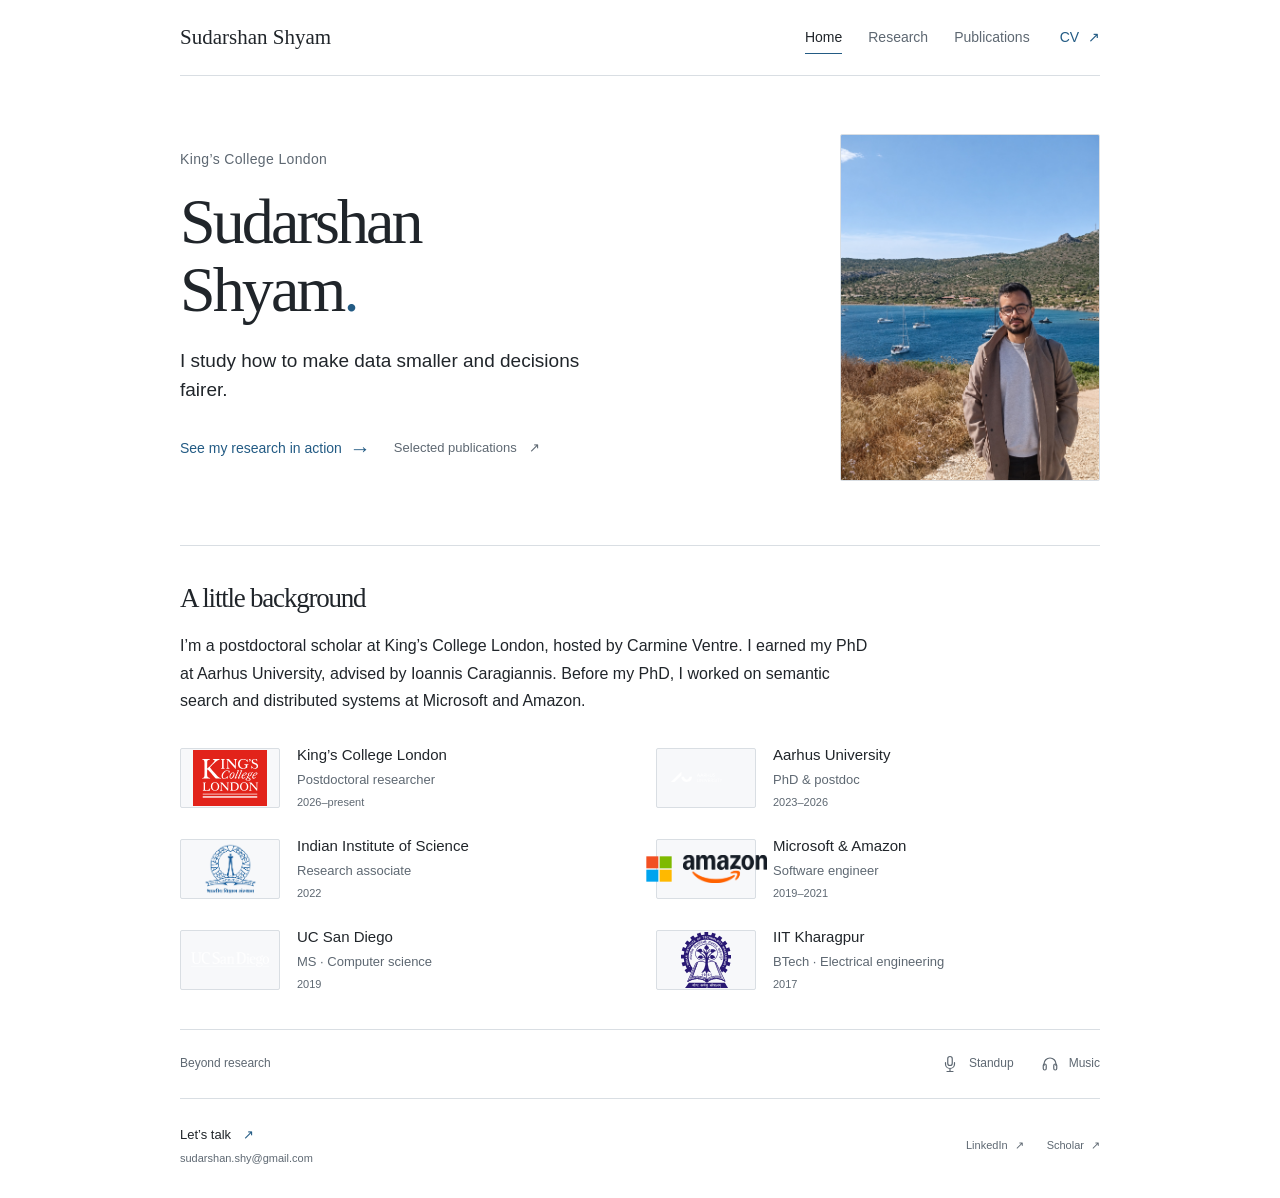
<file: index.html>
<!doctype html>
<html lang="en">
<head>
  <meta charset="utf-8">
  <meta name="viewport" content="width=device-width, initial-scale=1">
  <meta name="theme-color" content="#ffffff">
  <meta name="description" content="I study how to make data smaller and decisions fairer. Computer scientist at King’s College London.">
  <meta name="google-site-verification" content="7zvO_mATLBot3bRuuDJ961pCV1Da5yrDtKslhiFsaOg">
  <meta property="og:type" content="website">
  <meta property="og:title" content="Sudarshan Shyam — Coresets, game theory &amp; fairness">
  <meta property="og:description" content="I study how to make data smaller and decisions fairer. Computer scientist at King’s College London.">
  <meta property="og:url" content="https://sudarshanshy.github.io/">
  <meta property="og:image" content="https://sudarshanshy.github.io/sudarshan-shyam.jpeg">
  <meta property="og:image:alt" content="Sudarshan Shyam by the sea">
  <link rel="canonical" href="https://sudarshanshy.github.io/">
  <title>Sudarshan Shyam — Coresets, game theory &amp; fairness</title>
  <link rel="icon" href="favicon.svg" type="image/svg+xml">
  <link rel="stylesheet" href="styles.css?v=academic-20261118-1">
  <script type="module" src="site.mjs?v=academic-20261118-1"></script>
  
</head>
<body class="home-page" data-page="home">
  <a class="skip-link" href="#main">Skip to content</a>
  <header class="site-header shell">
  <a class="brand" href="index.html" aria-label="Sudarshan Shyam — home">Sudarshan Shyam<span aria-hidden="true"></span></a>
  <nav aria-label="Main navigation"><a href="index.html" aria-current="page">Home</a><a href="research.html">Research</a><a href="publications.html">Publications</a></nav>
  <a class="nav-cv" href="sudarshan-shyam-cv.pdf">CV <span aria-hidden="true">↗</span></a>
</header>
  <main id="main">
    <section id="top" class="hero shell" aria-labelledby="name">
      <div class="introduction">
        <p class="affiliation"><span aria-hidden="true"></span>King’s College London</p>
        <h1 id="name"><span>Sudarshan</span><span>Shyam<span class="name-dot" aria-hidden="true">.</span></span></h1>
        <p class="one-line">I study how to make data smaller and decisions fairer.</p>
        <div class="hero-actions"><a class="primary-link" href="research.html#compression">See my research in action <span aria-hidden="true">→</span></a><a class="text-link" href="publications.html">Selected publications <span aria-hidden="true">↗</span></a></div>
      </div>
      <figure class="portrait"><img src="sudarshan-shyam-hires.jpg" alt="Sudarshan by the sea, with sailboats and hills in the background" width="1086" height="1448" fetchpriority="high" decoding="async"></figure>
    </section>
    <section id="about" class="background-section shell" aria-labelledby="about-heading">
      <div class="section-heading"><h2 id="about-heading">A little background</h2></div>
      <p class="short-bio">I’m a postdoctoral scholar at King’s College London, hosted by <a href="https://www.kcl.ac.uk/people/carmine-ventre">Carmine Ventre</a>. I earned my PhD at Aarhus University, advised by <a href="https://cs.au.dk/~iannis/index.html">Ioannis Caragiannis</a>. Before my PhD, I worked on semantic search and distributed systems at Microsoft and Amazon.</p>
      <ul class="background-grid" aria-label="Experience and education">
  <li class="background-item"><span class="background-logo logo-light" aria-hidden="true"><img class="logo-kcl" src="logo-kcl.svg" alt="" loading="lazy" decoding="async"></span><div><h3>King’s College London</h3><p>Postdoctoral researcher</p><small>2026–present</small></div></li>
  <li class="background-item"><span class="background-logo logo-dark" aria-hidden="true"><img class="logo-aarhus" src="logo-aarhus.svg" alt="" loading="lazy" decoding="async"></span><div><h3>Aarhus University</h3><p>PhD &amp; postdoc</p><small>2023–2026</small></div></li>
  <li class="background-item"><span class="background-logo logo-light" aria-hidden="true"><img class="logo-iisc" src="logo-iisc.png" alt="" loading="lazy" decoding="async"></span><div><h3>Indian Institute of Science</h3><p>Research associate</p><small>2022</small></div></li>
  <li class="background-item"><span class="background-logo logo-light company-logos" aria-hidden="true"><img class="logo-microsoft" src="logo-microsoft.svg" alt="" loading="lazy" decoding="async"><img class="logo-amazon" src="logo-amazon.png" alt="" loading="lazy" decoding="async"></span><div><h3>Microsoft &amp; Amazon</h3><p>Software engineer</p><small>2019–2021</small></div></li>
  <li class="background-item"><span class="background-logo logo-dark" aria-hidden="true"><img class="logo-ucsd" src="logo-uc-san-diego.png" alt="" loading="lazy" decoding="async"></span><div><h3>UC San Diego</h3><p>MS · Computer science</p><small>2019</small></div></li>
  <li class="background-item"><span class="background-logo logo-light" aria-hidden="true"><img class="logo-seal" src="logo-iit-kharagpur.svg" alt="" loading="lazy" decoding="async"></span><div><h3>IIT Kharagpur</h3><p>BTech · Electrical engineering</p><small>2017</small></div></li>
</ul>
      <div id="beyond" class="off-hours"><p>Beyond research</p><span><svg viewBox="0 0 24 24" aria-hidden="true" focusable="false"><rect x="9" y="2" width="6" height="12" rx="3"/><path d="M6 10v2a6 6 0 0 0 12 0v-2M12 18v4m-4 0h8"/></svg> Standup</span><span><svg viewBox="0 0 24 24" aria-hidden="true" focusable="false"><path d="M4 14v-2a8 8 0 0 1 16 0v2"/><rect x="3" y="12" width="4" height="8" rx="2"/><rect x="17" y="12" width="4" height="8" rx="2"/></svg> Music</span></div>
    </section>
  </main>
  <footer id="contact" class="site-footer shell">
  <a class="footer-email" href="mailto:sudarshan.shy@gmail.com">Let’s talk <span aria-hidden="true">↗</span><span>sudarshan.shy@gmail.com</span></a>
  <div class="footer-links"><a href="https://www.linkedin.com/in/sudarshanshyam/">LinkedIn <span aria-hidden="true">↗</span></a><a href="https://scholar.google.com/citations?user=9NmU2NAAAAAJ&amp;hl=en">Scholar <span aria-hidden="true">↗</span></a></div>
</footer>
</body>
</html>
</file>
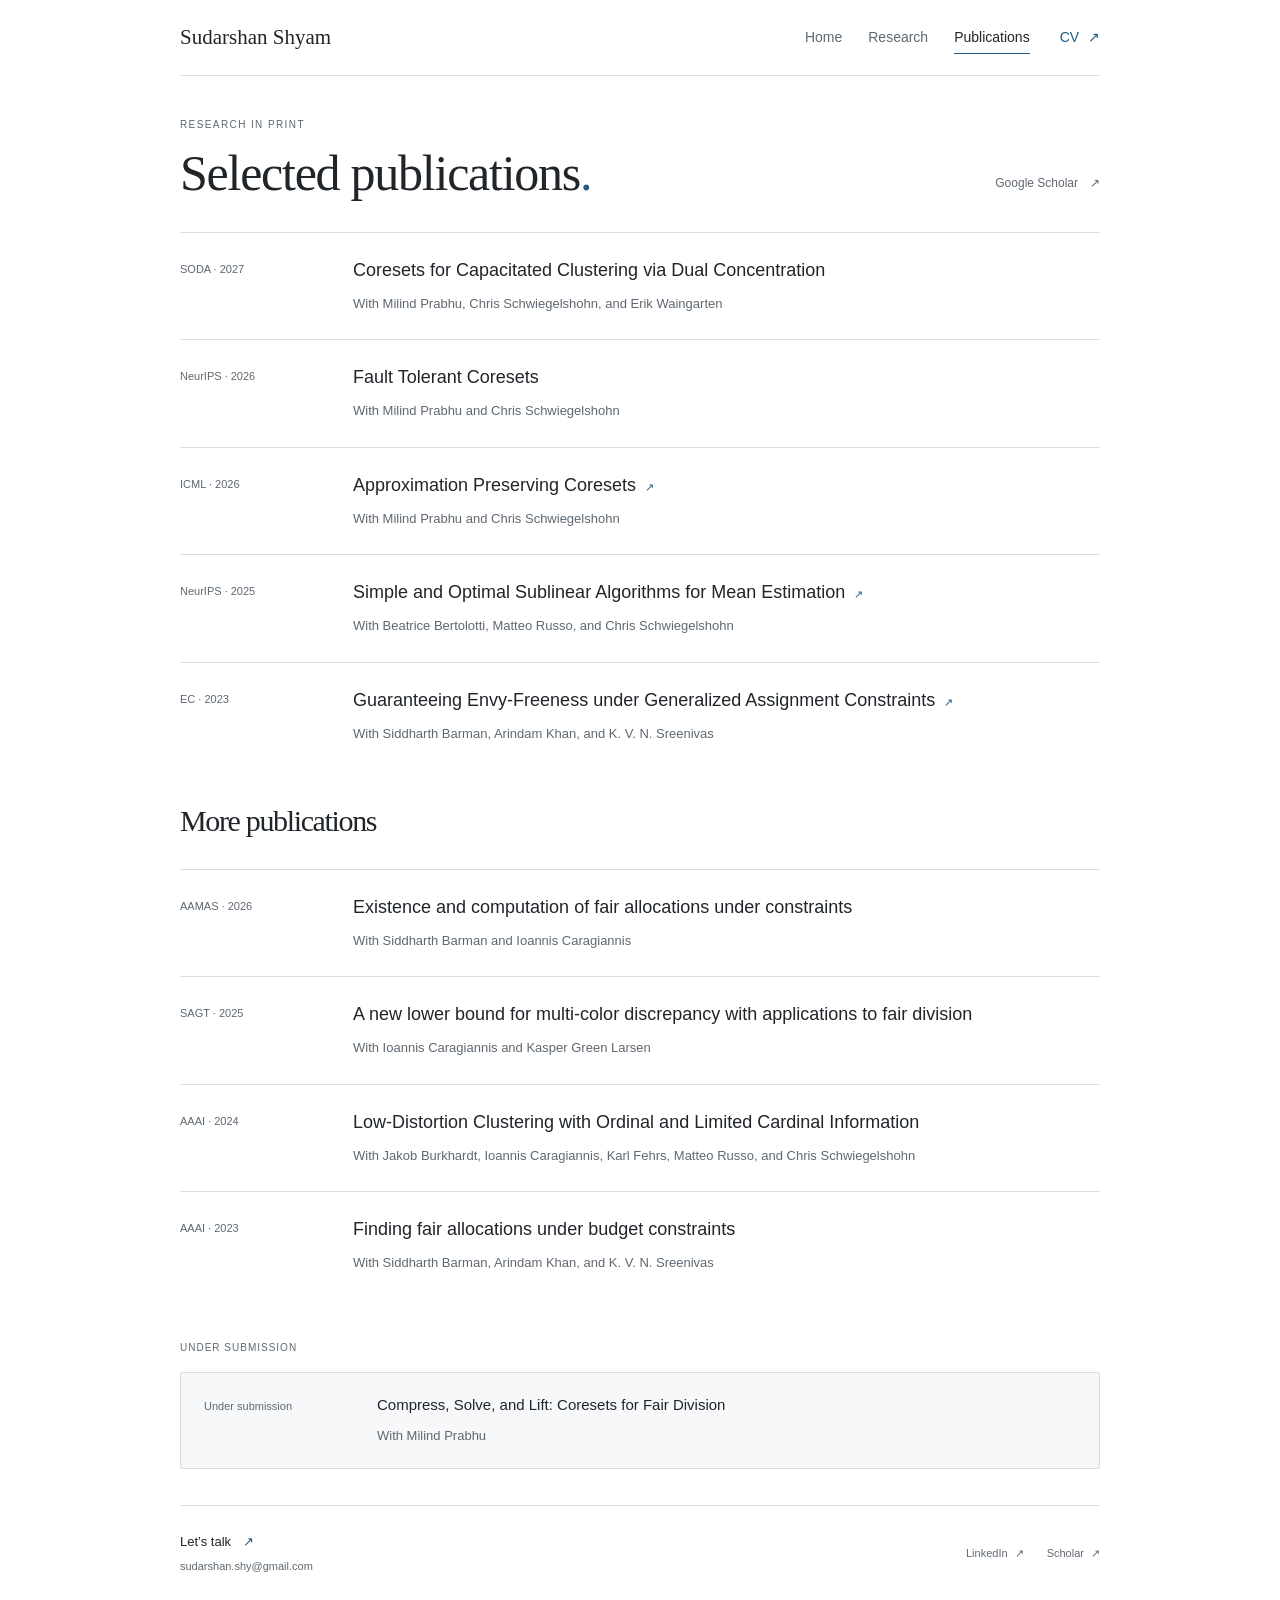
<file: publications.html>
<!doctype html>
<html lang="en">
<head>
  <meta charset="utf-8">
  <meta name="viewport" content="width=device-width, initial-scale=1">
  <meta name="theme-color" content="#ffffff">
  <meta name="description" content="Selected publications in coresets, machine learning, game theory, and fair division.">
  
  <meta property="og:type" content="website">
  <meta property="og:title" content="Publications — Sudarshan Shyam">
  <meta property="og:description" content="Selected publications in coresets, machine learning, game theory, and fair division.">
  <meta property="og:url" content="https://sudarshanshy.github.io/publications.html">
  <meta property="og:image" content="https://sudarshanshy.github.io/sudarshan-shyam.jpeg">
  <meta property="og:image:alt" content="Sudarshan Shyam by the sea">
  <link rel="canonical" href="https://sudarshanshy.github.io/publications.html">
  <title>Publications — Sudarshan Shyam</title>
  <link rel="icon" href="favicon.svg" type="image/svg+xml">
  <link rel="stylesheet" href="styles.css?v=academic-20261118-1">
  <script type="module" src="site.mjs?v=academic-20261118-1"></script>
  
</head>
<body class="publications-page" data-page="publications">
  <a class="skip-link" href="#main">Skip to content</a>
  <header class="site-header shell">
  <a class="brand" href="index.html" aria-label="Sudarshan Shyam — home">Sudarshan Shyam<span aria-hidden="true"></span></a>
  <nav aria-label="Main navigation"><a href="index.html">Home</a><a href="research.html">Research</a><a href="publications.html" aria-current="page">Publications</a></nav>
  <a class="nav-cv" href="sudarshan-shyam-cv.pdf">CV <span aria-hidden="true">↗</span></a>
</header>
  <main id="main" class="shell page-main">
    <div class="publication-intro"><div><p class="eyebrow">Research in print</p><h1>Selected publications<span class="name-dot" aria-hidden="true">.</span></h1></div><a class="text-link" href="https://scholar.google.com/citations?user=9NmU2NAAAAAJ&amp;hl=en">Google Scholar <span aria-hidden="true">↗</span></a></div>
    <div class="selected-publications">
        <article class="paper">
          <p class="venue"><span>SODA · 2027</span></p>
          <div><h2>Coresets for Capacitated Clustering via Dual Concentration</h2><p>With Milind Prabhu, Chris Schwiegelshohn, and Erik Waingarten</p></div>
        </article>
        <article class="paper">
          <p class="venue"><span>NeurIPS · 2026</span></p>
          <div><h2>Fault Tolerant Coresets</h2><p>With Milind Prabhu and Chris Schwiegelshohn</p></div>
        </article>
        <article class="paper">
          <p class="venue">ICML · 2026</p>
          <div><h2><a href="https://arxiv.org/abs/2606.17316">Approximation Preserving Coresets <span aria-hidden="true">↗</span></a></h2><p>With Milind Prabhu and Chris Schwiegelshohn</p></div>
        </article>
        <article class="paper">
          <p class="venue">NeurIPS · 2025</p>
          <div><h2><a href="https://papers.nips.cc/paper_files/paper/2025/hash/bc5d08497a00b419cfee286c8fe812bb-Abstract-Conference.html">Simple and Optimal Sublinear Algorithms for Mean Estimation <span aria-hidden="true">↗</span></a></h2><p>With Beatrice Bertolotti, Matteo Russo, and Chris Schwiegelshohn</p></div>
        </article>
        <article class="paper">
          <p class="venue">EC · 2023</p>
          <div><h2><a href="https://arxiv.org/abs/2305.01339">Guaranteeing Envy-Freeness under Generalized Assignment Constraints <span aria-hidden="true">↗</span></a></h2><p>With Siddharth Barman, Arindam Khan, and K. V. N. Sreenivas</p></div>
        </article>
      </div>
    <section id="more-publications" class="additional-publications" aria-labelledby="more-heading">
        <h2 id="more-heading">More publications</h2>
        <div class="publication-list">
          <article class="paper">
            <p class="venue">AAMAS · 2026</p>
            <div><h3>Existence and computation of fair allocations under constraints</h3><p>With Siddharth Barman and Ioannis Caragiannis</p></div>
          </article>
          <article class="paper">
            <p class="venue">SAGT · 2025</p>
            <div><h3>A new lower bound for multi-color discrepancy with applications to fair division</h3><p>With Ioannis Caragiannis and Kasper Green Larsen</p></div>
          </article>
          <article class="paper">
            <p class="venue">AAAI · 2024</p>
            <div><h3>Low-Distortion Clustering with Ordinal and Limited Cardinal Information</h3><p>With Jakob Burkhardt, Ioannis Caragiannis, Karl Fehrs, Matteo Russo, and Chris Schwiegelshohn</p></div>
          </article>
          <article class="paper">
            <p class="venue">AAAI · 2023</p>
            <div><h3>Finding fair allocations under budget constraints</h3><p>With Siddharth Barman, Arindam Khan, and K. V. N. Sreenivas</p></div>
          </article>
        </div>
      </section>
    <section class="submission-group" aria-labelledby="submission-heading"><h2 id="submission-heading">Under submission</h2><article class="paper submission">
            <p class="venue">Under submission</p>
            <div><h3>Compress, Solve, and Lift: Coresets for Fair Division</h3><p>With Milind Prabhu</p></div>
          </article></section>
  </main>
  <footer id="contact" class="site-footer shell">
  <a class="footer-email" href="mailto:sudarshan.shy@gmail.com">Let’s talk <span aria-hidden="true">↗</span><span>sudarshan.shy@gmail.com</span></a>
  <div class="footer-links"><a href="https://www.linkedin.com/in/sudarshanshyam/">LinkedIn <span aria-hidden="true">↗</span></a><a href="https://scholar.google.com/citations?user=9NmU2NAAAAAJ&amp;hl=en">Scholar <span aria-hidden="true">↗</span></a></div>
</footer>
</body>
</html>
</file>
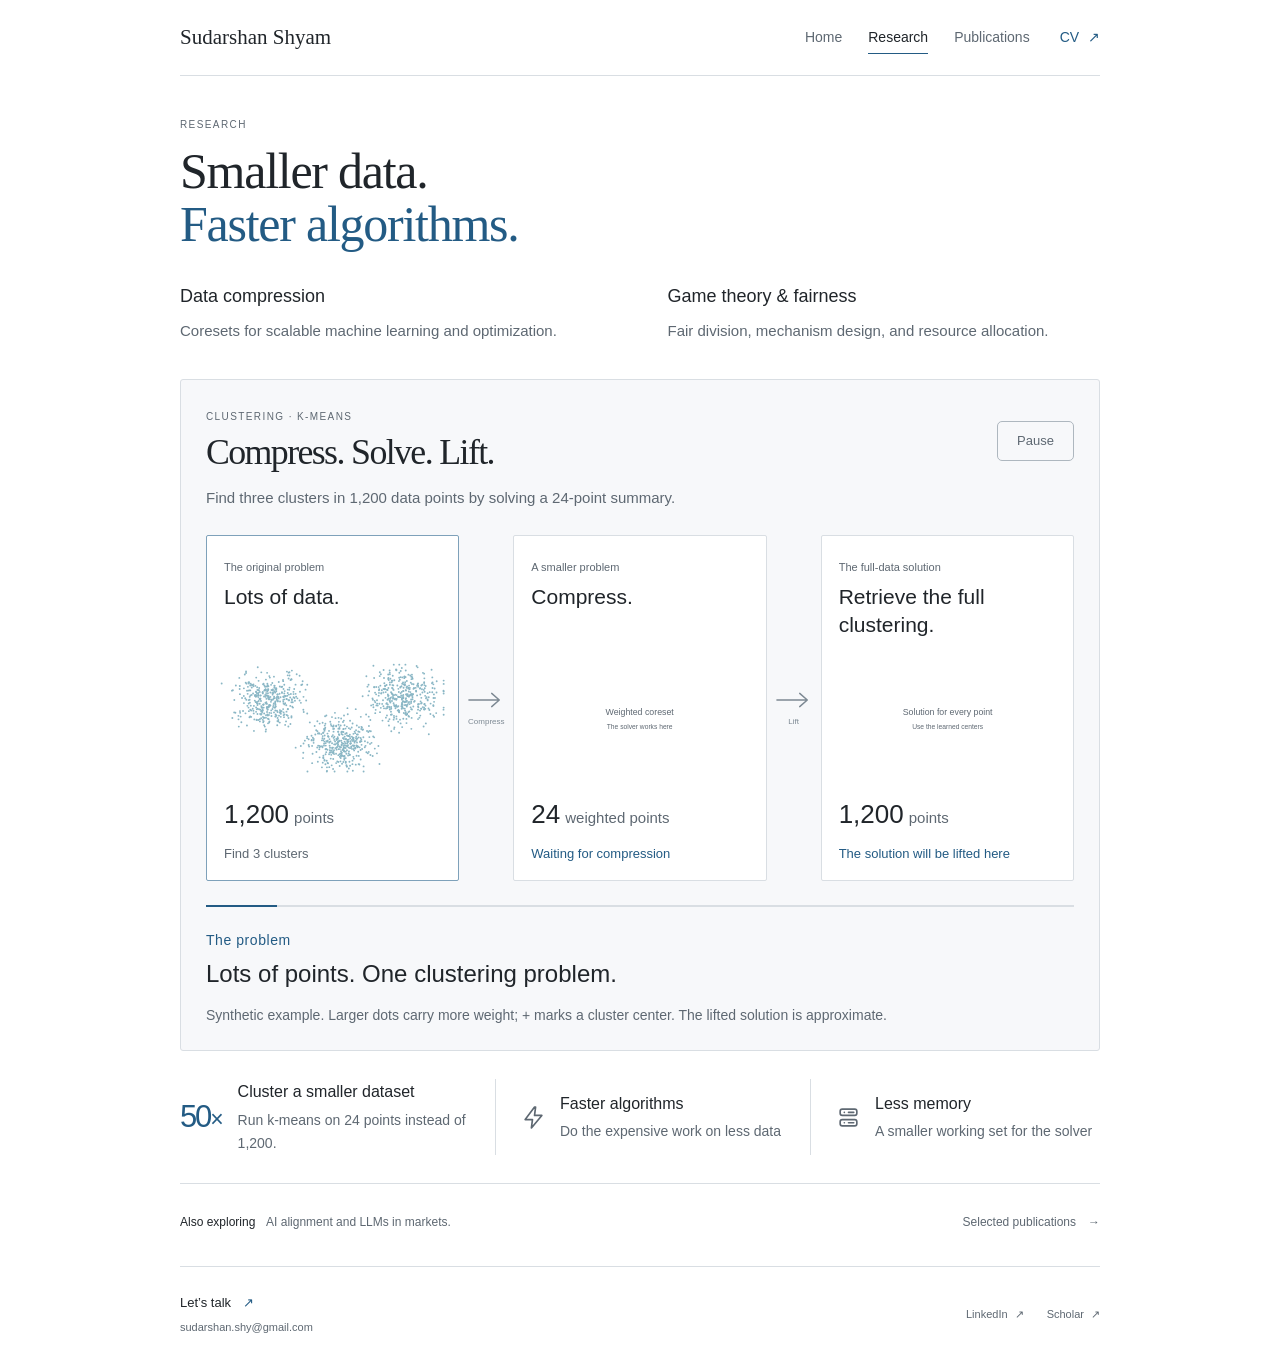
<file: research.html>
<!doctype html>
<html lang="en">
<head>
  <meta charset="utf-8">
  <meta name="viewport" content="width=device-width, initial-scale=1">
  <meta name="theme-color" content="#ffffff">
  <meta name="description" content="Coresets for scalable machine learning and optimization. Game theory, fair division, and resource allocation.">
  
  <meta property="og:type" content="website">
  <meta property="og:title" content="Research — Sudarshan Shyam">
  <meta property="og:description" content="Coresets for scalable machine learning and optimization. Game theory, fair division, and resource allocation.">
  <meta property="og:url" content="https://sudarshanshy.github.io/research.html">
  <meta property="og:image" content="https://sudarshanshy.github.io/sudarshan-shyam.jpeg">
  <meta property="og:image:alt" content="Sudarshan Shyam by the sea">
  <link rel="canonical" href="https://sudarshanshy.github.io/research.html">
  <title>Research — Sudarshan Shyam</title>
  <link rel="icon" href="favicon.svg" type="image/svg+xml">
  <link rel="stylesheet" href="styles.css?v=academic-20261118-1">
  <script type="module" src="site.mjs?v=academic-20261118-1"></script>
  <script type="module" src="coreset-demo.mjs?v=navy-20261014-1"></script>
</head>
<body class="research-page" data-page="research">
  <a class="skip-link" href="#main">Skip to content</a>
  <header class="site-header shell">
  <a class="brand" href="index.html" aria-label="Sudarshan Shyam — home">Sudarshan Shyam<span aria-hidden="true"></span></a>
  <nav aria-label="Main navigation"><a href="index.html">Home</a><a href="research.html" aria-current="page">Research</a><a href="publications.html">Publications</a></nav>
  <a class="nav-cv" href="sudarshan-shyam-cv.pdf">CV <span aria-hidden="true">↗</span></a>
</header>
  <main id="main" class="shell page-main">
    <section id="research" class="page-intro" aria-labelledby="research-heading">
      <p class="eyebrow">Research</p>
      <h1 id="research-heading">Smaller data.<br><span>Faster algorithms.</span></h1>
      <div class="research-topics">
        <article><h2>Data compression</h2><p>Coresets for scalable machine learning and optimization.</p></article>
        <article><h2>Game theory &amp; fairness</h2><p>Fair division, mechanism design, and resource allocation.</p></article>
      </div>
    </section>

    <figure id="compression" class="pipeline-demo" data-stage="lift" aria-labelledby="demo-heading" aria-describedby="demo-note">
      <div class="demo-heading-row"><div><p class="eyebrow">Clustering · k-means</p><h2 id="demo-heading">Compress. Solve. Lift.</h2></div><button class="demo-play" type="button" aria-label="Pause clustering animation" hidden>Pause</button></div>
      <p class="demo-intro">Find three clusters in 1,200 data points by solving a 24-point summary.</p>
      <div class="mobile-flow" aria-hidden="true"><span>Full data</span><b>→</b><span>Weighted summary</span><b>→</b><span>Full solution</span></div>
      <div class="pipeline-grid">
        <div class="pipeline-panel input-panel">
          <div class="panel-heading"><span class="panel-kicker">The original problem</span><h3>Lots of data.</h3></div>
          <svg class="input-plot" viewBox="0 0 600 330" role="img" aria-labelledby="input-title input-desc"><title id="input-title">The original dataset</title><desc id="input-desc">1,200 synthetic data points. The goal is to find three clusters.</desc><g class="input-cloud" fill="#6da5b7" opacity=".8" aria-hidden="true"><circle cx="67.79" cy="149.84" r="2.25"/><circle cx="163.45" cy="131.23" r="2.25"/><circle cx="163.23" cy="128.76" r="2.25"/><circle cx="211.36" cy="82.73" r="2.25"/><circle cx="91.84" cy="151.22" r="2.25"/><circle cx="136.17" cy="110.98" r="2.25"/><circle cx="112.97" cy="165.75" r="2.25"/><circle cx="140.32" cy="96.73" r="2.25"/><circle cx="153.87" cy="118.69" r="2.25"/><circle cx="101.81" cy="118.68" r="2.25"/><circle cx="204.75" cy="124.64" r="2.25"/><circle cx="206.41" cy="99.89" r="2.25"/><circle cx="143.30" cy="147.88" r="2.25"/><circle cx="239.34" cy="83.10" r="2.25"/><circle cx="143.49" cy="54.57" r="2.25"/><circle cx="176.33" cy="145.86" r="2.25"/><circle cx="128.83" cy="121.88" r="2.25"/><circle cx="149.02" cy="170.62" r="2.25"/><circle cx="139.96" cy="111.95" r="2.25"/><circle cx="169.70" cy="114.65" r="2.25"/><circle cx="186.59" cy="178.81" r="2.25"/><circle cx="165.56" cy="91.82" r="2.25"/><circle cx="133.90" cy="82.05" r="2.25"/><circle cx="157.12" cy="94.31" r="2.25"/><circle cx="173.23" cy="104.49" r="2.25"/><circle cx="141.24" cy="128.14" r="2.25"/><circle cx="117.18" cy="147.63" r="2.25"/><circle cx="228.33" cy="74.58" r="2.25"/><circle cx="214.08" cy="58.05" r="2.25"/><circle cx="99.04" cy="137.47" r="2.25"/><circle cx="126.85" cy="152.59" r="2.25"/><circle cx="145.31" cy="156.42" r="2.25"/><circle cx="146.23" cy="136.54" r="2.25"/><circle cx="115.75" cy="107.80" r="2.25"/><circle cx="183.35" cy="112.57" r="2.25"/><circle cx="105.44" cy="159.73" r="2.25"/><circle cx="116.71" cy="111.61" r="2.25"/><circle cx="150.09" cy="65.84" r="2.25"/><circle cx="118.56" cy="166.59" r="2.25"/><circle cx="129.59" cy="133.95" r="2.25"/><circle cx="190.58" cy="155.05" r="2.25"/><circle cx="145.89" cy="114.63" r="2.25"/><circle cx="118.99" cy="141.64" r="2.25"/><circle cx="165.29" cy="94.64" r="2.25"/><circle cx="179.04" cy="102.48" r="2.25"/><circle cx="135.12" cy="170.20" r="2.25"/><circle cx="168.85" cy="106.38" r="2.25"/><circle cx="189.78" cy="147.17" r="2.25"/><circle cx="182.61" cy="92.97" r="2.25"/><circle cx="121.11" cy="128.13" r="2.25"/><circle cx="153.22" cy="150.69" r="2.25"/><circle cx="93.22" cy="51.29" r="2.25"/><circle cx="199.21" cy="176.63" r="2.25"/><circle cx="126.62" cy="116.27" r="2.25"/><circle cx="126.14" cy="165.31" r="2.25"/><circle cx="166.76" cy="118.80" r="2.25"/><circle cx="117.28" cy="137.25" r="2.25"/><circle cx="131.97" cy="145.26" r="2.25"/><circle cx="138.75" cy="94.50" r="2.25"/><circle cx="160.69" cy="90.13" r="2.25"/><circle cx="148.95" cy="131.96" r="2.25"/><circle cx="178.18" cy="146.25" r="2.25"/><circle cx="122.43" cy="102.65" r="2.25"/><circle cx="157.53" cy="118.03" r="2.25"/><circle cx="108.11" cy="83.80" r="2.25"/><circle cx="140.09" cy="94.46" r="2.25"/><circle cx="156.89" cy="95.87" r="2.25"/><circle cx="125.22" cy="117.10" r="2.25"/><circle cx="173.59" cy="149.38" r="2.25"/><circle cx="104.48" cy="132.83" r="2.25"/><circle cx="133.32" cy="103.66" r="2.25"/><circle cx="130.17" cy="145.52" r="2.25"/><circle cx="167.23" cy="111.49" r="2.25"/><circle cx="143.20" cy="136.63" r="2.25"/><circle cx="132.53" cy="101.53" r="2.25"/><circle cx="165.44" cy="98.59" r="2.25"/><circle cx="97.05" cy="104.73" r="2.25"/><circle cx="196.30" cy="95.12" r="2.25"/><circle cx="88.02" cy="91.58" r="2.25"/><circle cx="198.84" cy="133.41" r="2.25"/><circle cx="95.35" cy="180.16" r="2.25"/><circle cx="175.14" cy="149.15" r="2.25"/><circle cx="109.17" cy="140.19" r="2.25"/><circle cx="221.08" cy="61.47" r="2.25"/><circle cx="136.85" cy="84.86" r="2.25"/><circle cx="175.52" cy="112.75" r="2.25"/><circle cx="199.31" cy="71.60" r="2.25"/><circle cx="183.84" cy="160.29" r="2.25"/><circle cx="141.79" cy="116.63" r="2.25"/><circle cx="140.82" cy="155.84" r="2.25"/><circle cx="138.89" cy="107.54" r="2.25"/><circle cx="157.95" cy="136.06" r="2.25"/><circle cx="134.09" cy="172.56" r="2.25"/><circle cx="185.09" cy="153.78" r="2.25"/><circle cx="138.57" cy="87.88" r="2.25"/><circle cx="106.50" cy="107.23" r="2.25"/><circle cx="179.45" cy="87.69" r="2.25"/><circle cx="146.24" cy="112.03" r="2.25"/><circle cx="117.37" cy="110.22" r="2.25"/><circle cx="152.96" cy="83.17" r="2.25"/><circle cx="158.49" cy="102.60" r="2.25"/><circle cx="184.09" cy="117.77" r="2.25"/><circle cx="190.78" cy="51.56" r="2.25"/><circle cx="134.31" cy="130.77" r="2.25"/><circle cx="144.84" cy="84.08" r="2.25"/><circle cx="168.52" cy="162.50" r="2.25"/><circle cx="168.89" cy="121.86" r="2.25"/><circle cx="144.13" cy="154.07" r="2.25"/><circle cx="123.33" cy="121.71" r="2.25"/><circle cx="167.65" cy="179.71" r="2.25"/><circle cx="99.52" cy="127.74" r="2.25"/><circle cx="140.79" cy="189.91" r="2.25"/><circle cx="148.05" cy="135.52" r="2.25"/><circle cx="110.86" cy="82.48" r="2.25"/><circle cx="151.32" cy="112.04" r="2.25"/><circle cx="105.54" cy="144.51" r="2.25"/><circle cx="115.51" cy="85.59" r="2.25"/><circle cx="167.02" cy="145.10" r="2.25"/><circle cx="111.94" cy="133.49" r="2.25"/><circle cx="145.61" cy="175.13" r="2.25"/><circle cx="142.76" cy="138.70" r="2.25"/><circle cx="132.55" cy="137.71" r="2.25"/><circle cx="151.11" cy="132.32" r="2.25"/><circle cx="102.38" cy="125.68" r="2.25"/><circle cx="175.52" cy="146.93" r="2.25"/><circle cx="139.56" cy="94.89" r="2.25"/><circle cx="98.80" cy="96.86" r="2.25"/><circle cx="94.49" cy="80.36" r="2.25"/><circle cx="91.27" cy="115.29" r="2.25"/><circle cx="153.98" cy="95.35" r="2.25"/><circle cx="153.32" cy="144.22" r="2.25"/><circle cx="125.95" cy="100.27" r="2.25"/><circle cx="187.42" cy="110.36" r="2.25"/><circle cx="188.68" cy="170.49" r="2.25"/><circle cx="159.46" cy="127.85" r="2.25"/><circle cx="189.28" cy="132.03" r="2.25"/><circle cx="184.43" cy="82.90" r="2.25"/><circle cx="186.62" cy="127.07" r="2.25"/><circle cx="206.60" cy="105.23" r="2.25"/><circle cx="148.62" cy="131.42" r="2.25"/><circle cx="98.90" cy="77.48" r="2.25"/><circle cx="178.92" cy="100.79" r="2.25"/><circle cx="181.85" cy="74.44" r="2.25"/><circle cx="117.89" cy="101.00" r="2.25"/><circle cx="181.73" cy="141.13" r="2.25"/><circle cx="168.05" cy="120.98" r="2.25"/><circle cx="93.19" cy="54.82" r="2.25"/><circle cx="68.87" cy="84.74" r="2.25"/><circle cx="141.22" cy="102.90" r="2.25"/><circle cx="230.90" cy="148.15" r="2.25"/><circle cx="117.53" cy="124.58" r="2.25"/><circle cx="99.35" cy="119.63" r="2.25"/><circle cx="126.22" cy="170.54" r="2.25"/><circle cx="181.94" cy="111.68" r="2.25"/><circle cx="153.92" cy="157.42" r="2.25"/><circle cx="151.25" cy="101.32" r="2.25"/><circle cx="114.24" cy="108.14" r="2.25"/><circle cx="171.33" cy="76.40" r="2.25"/><circle cx="201.62" cy="161.18" r="2.25"/><circle cx="168.76" cy="122.74" r="2.25"/><circle cx="124.57" cy="90.68" r="2.25"/><circle cx="128.05" cy="108.23" r="2.25"/><circle cx="133.24" cy="100.43" r="2.25"/><circle cx="201.44" cy="124.72" r="2.25"/><circle cx="156.41" cy="96.72" r="2.25"/><circle cx="138.03" cy="182.82" r="2.25"/><circle cx="182.85" cy="149.12" r="2.25"/><circle cx="122.35" cy="105.61" r="2.25"/><circle cx="127.01" cy="118.03" r="2.25"/><circle cx="162.25" cy="137.16" r="2.25"/><circle cx="224.15" cy="126.21" r="2.25"/><circle cx="171.18" cy="115.94" r="2.25"/><circle cx="194.78" cy="68.14" r="2.25"/><circle cx="139.89" cy="94.19" r="2.25"/><circle cx="203.54" cy="135.26" r="2.25"/><circle cx="122.40" cy="167.00" r="2.25"/><circle cx="92.41" cy="78.07" r="2.25"/><circle cx="201.46" cy="70.46" r="2.25"/><circle cx="78.28" cy="86.10" r="2.25"/><circle cx="103.33" cy="96.49" r="2.25"/><circle cx="109.99" cy="103.85" r="2.25"/><circle cx="221.91" cy="99.73" r="2.25"/><circle cx="194.61" cy="162.43" r="2.25"/><circle cx="147.31" cy="165.14" r="2.25"/><circle cx="208.18" cy="93.23" r="2.25"/><circle cx="143.75" cy="98.60" r="2.25"/><circle cx="125.85" cy="128.42" r="2.25"/><circle cx="131.82" cy="148.32" r="2.25"/><circle cx="176.28" cy="152.26" r="2.25"/><circle cx="135.19" cy="162.14" r="2.25"/><circle cx="95.56" cy="97.40" r="2.25"/><circle cx="211.58" cy="104.70" r="2.25"/><circle cx="120.38" cy="152.93" r="2.25"/><circle cx="143.24" cy="128.51" r="2.25"/><circle cx="145.65" cy="96.43" r="2.25"/><circle cx="206.70" cy="112.85" r="2.25"/><circle cx="181.47" cy="71.78" r="2.25"/><circle cx="106.89" cy="89.59" r="2.25"/><circle cx="184.49" cy="103.94" r="2.25"/><circle cx="145.78" cy="93.86" r="2.25"/><circle cx="198.61" cy="113.54" r="2.25"/><circle cx="170.18" cy="170.60" r="2.25"/><circle cx="145.08" cy="87.37" r="2.25"/><circle cx="149.08" cy="149.99" r="2.25"/><circle cx="196.99" cy="60.76" r="2.25"/><circle cx="235.32" cy="94.73" r="2.25"/><circle cx="88.10" cy="126.78" r="2.25"/><circle cx="146.59" cy="86.25" r="2.25"/><circle cx="161.10" cy="85.41" r="2.25"/><circle cx="120.87" cy="123.75" r="2.25"/><circle cx="140.13" cy="194.47" r="2.25"/><circle cx="146.19" cy="136.09" r="2.25"/><circle cx="192.84" cy="141.53" r="2.25"/><circle cx="159.82" cy="63.65" r="2.25"/><circle cx="156.69" cy="106.62" r="2.25"/><circle cx="61.78" cy="95.97" r="2.25"/><circle cx="119.66" cy="88.85" r="2.25"/><circle cx="202.74" cy="119.28" r="2.25"/><circle cx="100.40" cy="76.90" r="2.25"/><circle cx="146.36" cy="93.99" r="2.25"/><circle cx="202.65" cy="117.39" r="2.25"/><circle cx="160.88" cy="114.94" r="2.25"/><circle cx="144.12" cy="109.11" r="2.25"/><circle cx="160.21" cy="111.57" r="2.25"/><circle cx="194.70" cy="54.13" r="2.25"/><circle cx="164.31" cy="91.02" r="2.25"/><circle cx="114.06" cy="120.80" r="2.25"/><circle cx="78.99" cy="150.00" r="2.25"/><circle cx="158.61" cy="131.61" r="2.25"/><circle cx="225.05" cy="83.63" r="2.25"/><circle cx="87.89" cy="109.90" r="2.25"/><circle cx="196.84" cy="53.10" r="2.25"/><circle cx="75.22" cy="165.52" r="2.25"/><circle cx="65.17" cy="119.23" r="2.25"/><circle cx="167.88" cy="106.31" r="2.25"/><circle cx="129.57" cy="146.88" r="2.25"/><circle cx="111.53" cy="151.41" r="2.25"/><circle cx="99.97" cy="80.24" r="2.25"/><circle cx="144.05" cy="80.58" r="2.25"/><circle cx="127.73" cy="116.07" r="2.25"/><circle cx="173.82" cy="87.24" r="2.25"/><circle cx="111.04" cy="86.68" r="2.25"/><circle cx="147.24" cy="110.50" r="2.25"/><circle cx="189.73" cy="116.87" r="2.25"/><circle cx="120.79" cy="140.02" r="2.25"/><circle cx="119.41" cy="103.76" r="2.25"/><circle cx="147.28" cy="117.73" r="2.25"/><circle cx="110.01" cy="83.45" r="2.25"/><circle cx="141.67" cy="124.46" r="2.25"/><circle cx="103.69" cy="108.56" r="2.25"/><circle cx="221.09" cy="120.43" r="2.25"/><circle cx="77.13" cy="66.68" r="2.25"/><circle cx="144.37" cy="142.59" r="2.25"/><circle cx="103.19" cy="84.62" r="2.25"/><circle cx="160.83" cy="98.89" r="2.25"/><circle cx="116.92" cy="99.68" r="2.25"/><circle cx="78.57" cy="105.36" r="2.25"/><circle cx="156.02" cy="102.58" r="2.25"/><circle cx="182.00" cy="119.13" r="2.25"/><circle cx="195.57" cy="106.48" r="2.25"/><circle cx="148.86" cy="114.28" r="2.25"/><circle cx="127.25" cy="142.76" r="2.25"/><circle cx="201.56" cy="69.56" r="2.25"/><circle cx="212.80" cy="111.66" r="2.25"/><circle cx="147.88" cy="155.05" r="2.25"/><circle cx="197.01" cy="89.87" r="2.25"/><circle cx="161.09" cy="85.59" r="2.25"/><circle cx="159.94" cy="148.93" r="2.25"/><circle cx="164.43" cy="135.18" r="2.25"/><circle cx="83.62" cy="114.56" r="2.25"/><circle cx="74.90" cy="157.23" r="2.25"/><circle cx="168.07" cy="169.79" r="2.25"/><circle cx="136.58" cy="179.63" r="2.25"/><circle cx="191.73" cy="109.07" r="2.25"/><circle cx="133.13" cy="166.77" r="2.25"/><circle cx="116.19" cy="124.14" r="2.25"/><circle cx="119.84" cy="109.39" r="2.25"/><circle cx="230.42" cy="111.87" r="2.25"/><circle cx="144.91" cy="141.34" r="2.25"/><circle cx="119.26" cy="126.91" r="2.25"/><circle cx="170.23" cy="167.16" r="2.25"/><circle cx="141.35" cy="87.27" r="2.25"/><circle cx="136.45" cy="161.60" r="2.25"/><circle cx="136.40" cy="151.69" r="2.25"/><circle cx="117.45" cy="65.95" r="2.25"/><circle cx="146.86" cy="135.03" r="2.25"/><circle cx="124.20" cy="141.31" r="2.25"/><circle cx="128.97" cy="154.34" r="2.25"/><circle cx="162.98" cy="101.69" r="2.25"/><circle cx="193.13" cy="141.02" r="2.25"/><circle cx="162.97" cy="122.98" r="2.25"/><circle cx="163.73" cy="153.64" r="2.25"/><circle cx="103.22" cy="158.87" r="2.25"/><circle cx="163.26" cy="158.82" r="2.25"/><circle cx="174.02" cy="143.52" r="2.25"/><circle cx="75.92" cy="182.87" r="2.25"/><circle cx="202.59" cy="49.19" r="2.25"/><circle cx="145.44" cy="103.35" r="2.25"/><circle cx="103.22" cy="142.79" r="2.25"/><circle cx="122.43" cy="112.49" r="2.25"/><circle cx="141.69" cy="108.15" r="2.25"/><circle cx="151.02" cy="132.50" r="2.25"/><circle cx="134.17" cy="130.32" r="2.25"/><circle cx="149.90" cy="117.74" r="2.25"/><circle cx="165.40" cy="114.66" r="2.25"/><circle cx="162.71" cy="125.76" r="2.25"/><circle cx="131.32" cy="136.85" r="2.25"/><circle cx="192.85" cy="157.25" r="2.25"/><circle cx="86.01" cy="145.73" r="2.25"/><circle cx="127.63" cy="108.82" r="2.25"/><circle cx="35.00" cy="80.03" r="2.25"/><circle cx="136.81" cy="96.69" r="2.25"/><circle cx="156.35" cy="141.02" r="2.25"/><circle cx="60.49" cy="162.22" r="2.25"/><circle cx="99.97" cy="145.98" r="2.25"/><circle cx="96.43" cy="133.37" r="2.25"/><circle cx="182.91" cy="155.54" r="2.25"/><circle cx="201.68" cy="157.97" r="2.25"/><circle cx="122.75" cy="95.95" r="2.25"/><circle cx="78.64" cy="145.90" r="2.25"/><circle cx="123.96" cy="96.19" r="2.25"/><circle cx="185.42" cy="98.17" r="2.25"/><circle cx="145.49" cy="163.95" r="2.25"/><circle cx="140.71" cy="161.78" r="2.25"/><circle cx="192.71" cy="60.47" r="2.25"/><circle cx="187.86" cy="109.62" r="2.25"/><circle cx="148.78" cy="62.34" r="2.25"/><circle cx="163.46" cy="94.05" r="2.25"/><circle cx="80.37" cy="159.04" r="2.25"/><circle cx="205.23" cy="137.49" r="2.25"/><circle cx="192.78" cy="94.49" r="2.25"/><circle cx="174.32" cy="122.88" r="2.25"/><circle cx="104.34" cy="80.38" r="2.25"/><circle cx="101.95" cy="111.91" r="2.25"/><circle cx="190.37" cy="117.41" r="2.25"/><circle cx="120.47" cy="131.25" r="2.25"/><circle cx="101.30" cy="160.41" r="2.25"/><circle cx="208.75" cy="114.58" r="2.25"/><circle cx="120.31" cy="95.33" r="2.25"/><circle cx="81.97" cy="172.52" r="2.25"/><circle cx="135.32" cy="130.11" r="2.25"/><circle cx="215.81" cy="115.44" r="2.25"/><circle cx="130.31" cy="137.38" r="2.25"/><circle cx="209.91" cy="121.10" r="2.25"/><circle cx="161.05" cy="99.12" r="2.25"/><circle cx="100.88" cy="96.26" r="2.25"/><circle cx="200.19" cy="105.15" r="2.25"/><circle cx="59.49" cy="97.05" r="2.25"/><circle cx="236.76" cy="120.44" r="2.25"/><circle cx="177.41" cy="88.29" r="2.25"/><circle cx="134.98" cy="80.39" r="2.25"/><circle cx="123.17" cy="73.69" r="2.25"/><circle cx="132.53" cy="141.96" r="2.25"/><circle cx="152.65" cy="123.85" r="2.25"/><circle cx="163.09" cy="144.59" r="2.25"/><circle cx="173.79" cy="173.26" r="2.25"/><circle cx="148.35" cy="173.15" r="2.25"/><circle cx="110.81" cy="145.01" r="2.25"/><circle cx="159.36" cy="115.60" r="2.25"/><circle cx="192.70" cy="102.53" r="2.25"/><circle cx="117.24" cy="107.66" r="2.25"/><circle cx="121.16" cy="41.13" r="2.25"/><circle cx="133.28" cy="144.28" r="2.25"/><circle cx="142.87" cy="136.42" r="2.25"/><circle cx="168.40" cy="147.97" r="2.25"/><circle cx="176.16" cy="159.60" r="2.25"/><circle cx="112.02" cy="193.10" r="2.25"/><circle cx="182.04" cy="123.64" r="2.25"/><circle cx="170.29" cy="111.96" r="2.25"/><circle cx="129.60" cy="53.35" r="2.25"/><circle cx="133.63" cy="159.79" r="2.25"/><circle cx="105.83" cy="83.28" r="2.25"/><circle cx="163.79" cy="158.60" r="2.25"/><circle cx="184.71" cy="109.55" r="2.25"/><circle cx="185.12" cy="129.95" r="2.25"/><circle cx="165.85" cy="156.49" r="2.25"/><circle cx="135.34" cy="137.54" r="2.25"/><circle cx="227.28" cy="82.21" r="2.25"/><circle cx="140.61" cy="70.69" r="2.25"/><circle cx="182.85" cy="128.04" r="2.25"/><circle cx="230.02" cy="142.73" r="2.25"/><circle cx="93.80" cy="118.81" r="2.25"/><circle cx="139.43" cy="126.21" r="2.25"/><circle cx="144.85" cy="109.02" r="2.25"/><circle cx="194.69" cy="120.06" r="2.25"/><circle cx="114.58" cy="109.91" r="2.25"/><circle cx="194.26" cy="182.50" r="2.25"/><circle cx="90.23" cy="58.38" r="2.25"/><circle cx="196.15" cy="119.98" r="2.25"/><circle cx="171.87" cy="156.80" r="2.25"/><circle cx="129.28" cy="162.89" r="2.25"/><circle cx="155.89" cy="78.64" r="2.25"/><circle cx="154.22" cy="120.14" r="2.25"/><circle cx="77.98" cy="93.10" r="2.25"/><circle cx="123.25" cy="108.72" r="2.25"/><circle cx="130.35" cy="152.45" r="2.25"/><circle cx="64.87" cy="148.98" r="2.25"/><circle cx="118.43" cy="167.40" r="2.25"/><circle cx="97.64" cy="87.95" r="2.25"/><circle cx="161.89" cy="137.24" r="2.25"/><circle cx="277.44" cy="256.56" r="2.25"/><circle cx="333.50" cy="198.45" r="2.25"/><circle cx="319.63" cy="252.08" r="2.25"/><circle cx="366.79" cy="210.14" r="2.25"/><circle cx="294.76" cy="218.38" r="2.25"/><circle cx="282.65" cy="176.07" r="2.25"/><circle cx="379.85" cy="153.96" r="2.25"/><circle cx="280.61" cy="264.16" r="2.25"/><circle cx="360.95" cy="242.85" r="2.25"/><circle cx="301.15" cy="246.32" r="2.25"/><circle cx="342.32" cy="223.15" r="2.25"/><circle cx="300.52" cy="203.13" r="2.25"/><circle cx="336.82" cy="251.77" r="2.25"/><circle cx="306.76" cy="162.76" r="2.25"/><circle cx="287.63" cy="199.53" r="2.25"/><circle cx="357.03" cy="228.08" r="2.25"/><circle cx="371.16" cy="190.33" r="2.25"/><circle cx="316.17" cy="184.06" r="2.25"/><circle cx="331.22" cy="242.76" r="2.25"/><circle cx="326.46" cy="223.45" r="2.25"/><circle cx="344.49" cy="231.82" r="2.25"/><circle cx="338.73" cy="186.66" r="2.25"/><circle cx="317.14" cy="254.99" r="2.25"/><circle cx="324.64" cy="171.90" r="2.25"/><circle cx="362.82" cy="184.45" r="2.25"/><circle cx="320.24" cy="163.60" r="2.25"/><circle cx="311.81" cy="211.64" r="2.25"/><circle cx="300.75" cy="233.02" r="2.25"/><circle cx="301.43" cy="242.02" r="2.25"/><circle cx="286.65" cy="219.21" r="2.25"/><circle cx="297.76" cy="240.11" r="2.25"/><circle cx="330.98" cy="234.09" r="2.25"/><circle cx="298.54" cy="222.74" r="2.25"/><circle cx="287.86" cy="269.91" r="2.25"/><circle cx="317.38" cy="236.59" r="2.25"/><circle cx="362.35" cy="252.84" r="2.25"/><circle cx="299.14" cy="235.94" r="2.25"/><circle cx="291.43" cy="248.92" r="2.25"/><circle cx="366.68" cy="238.73" r="2.25"/><circle cx="306.40" cy="234.17" r="2.25"/><circle cx="348.71" cy="214.81" r="2.25"/><circle cx="276.36" cy="269.02" r="2.25"/><circle cx="239.03" cy="210.46" r="2.25"/><circle cx="283.01" cy="236.95" r="2.25"/><circle cx="336.93" cy="205.19" r="2.25"/><circle cx="326.79" cy="239.34" r="2.25"/><circle cx="318.91" cy="246.72" r="2.25"/><circle cx="314.09" cy="218.71" r="2.25"/><circle cx="341.53" cy="234.29" r="2.25"/><circle cx="325.84" cy="196.04" r="2.25"/><circle cx="275.67" cy="232.18" r="2.25"/><circle cx="267.33" cy="198.46" r="2.25"/><circle cx="321.92" cy="221.46" r="2.25"/><circle cx="349.26" cy="255.12" r="2.25"/><circle cx="357.27" cy="214.03" r="2.25"/><circle cx="350.01" cy="209.37" r="2.25"/><circle cx="313.03" cy="224.91" r="2.25"/><circle cx="409.25" cy="229.13" r="2.25"/><circle cx="334.03" cy="228.72" r="2.25"/><circle cx="252.69" cy="209.56" r="2.25"/><circle cx="369.02" cy="226.50" r="2.25"/><circle cx="348.17" cy="209.95" r="2.25"/><circle cx="292.39" cy="212.69" r="2.25"/><circle cx="292.97" cy="244.85" r="2.25"/><circle cx="357.04" cy="252.44" r="2.25"/><circle cx="282.33" cy="185.51" r="2.25"/><circle cx="328.64" cy="207.13" r="2.25"/><circle cx="309.29" cy="233.49" r="2.25"/><circle cx="300.99" cy="284.11" r="2.25"/><circle cx="295.70" cy="244.57" r="2.25"/><circle cx="242.71" cy="226.76" r="2.25"/><circle cx="304.59" cy="290.00" r="2.25"/><circle cx="325.23" cy="210.74" r="2.25"/><circle cx="333.66" cy="277.47" r="2.25"/><circle cx="331.87" cy="212.52" r="2.25"/><circle cx="390.14" cy="250.54" r="2.25"/><circle cx="298.37" cy="160.18" r="2.25"/><circle cx="296.80" cy="180.82" r="2.25"/><circle cx="284.50" cy="236.39" r="2.25"/><circle cx="279.26" cy="228.43" r="2.25"/><circle cx="327.03" cy="241.69" r="2.25"/><circle cx="334.60" cy="230.35" r="2.25"/><circle cx="323.87" cy="202.06" r="2.25"/><circle cx="331.08" cy="258.09" r="2.25"/><circle cx="249.54" cy="204.64" r="2.25"/><circle cx="239.25" cy="151.57" r="2.25"/><circle cx="351.83" cy="217.77" r="2.25"/><circle cx="294.25" cy="171.25" r="2.25"/><circle cx="279.73" cy="189.27" r="2.25"/><circle cx="289.34" cy="206.57" r="2.25"/><circle cx="242.62" cy="212.98" r="2.25"/><circle cx="350.74" cy="228.56" r="2.25"/><circle cx="350.67" cy="259.48" r="2.25"/><circle cx="343.65" cy="222.76" r="2.25"/><circle cx="336.57" cy="227.16" r="2.25"/><circle cx="359.58" cy="232.36" r="2.25"/><circle cx="358.41" cy="229.51" r="2.25"/><circle cx="334.88" cy="217.60" r="2.25"/><circle cx="333.90" cy="278.56" r="2.25"/><circle cx="400.58" cy="235.43" r="2.25"/><circle cx="405.76" cy="246.76" r="2.25"/><circle cx="313.41" cy="267.39" r="2.25"/><circle cx="338.42" cy="232.91" r="2.25"/><circle cx="268.12" cy="199.77" r="2.25"/><circle cx="295.98" cy="240.49" r="2.25"/><circle cx="341.03" cy="249.98" r="2.25"/><circle cx="301.32" cy="260.18" r="2.25"/><circle cx="314.86" cy="201.27" r="2.25"/><circle cx="326.60" cy="168.61" r="2.25"/><circle cx="284.74" cy="217.55" r="2.25"/><circle cx="264.89" cy="199.38" r="2.25"/><circle cx="345.54" cy="214.56" r="2.25"/><circle cx="283.13" cy="222.38" r="2.25"/><circle cx="310.42" cy="223.31" r="2.25"/><circle cx="306.30" cy="225.25" r="2.25"/><circle cx="260.66" cy="191.69" r="2.25"/><circle cx="332.82" cy="275.21" r="2.25"/><circle cx="376.67" cy="232.34" r="2.25"/><circle cx="331.30" cy="213.04" r="2.25"/><circle cx="300.32" cy="182.89" r="2.25"/><circle cx="368.40" cy="213.38" r="2.25"/><circle cx="328.49" cy="242.25" r="2.25"/><circle cx="268.05" cy="237.25" r="2.25"/><circle cx="337.88" cy="205.35" r="2.25"/><circle cx="301.85" cy="182.81" r="2.25"/><circle cx="391.05" cy="193.98" r="2.25"/><circle cx="360.78" cy="230.39" r="2.25"/><circle cx="323.76" cy="237.96" r="2.25"/><circle cx="308.12" cy="247.78" r="2.25"/><circle cx="313.47" cy="218.53" r="2.25"/><circle cx="313.61" cy="187.72" r="2.25"/><circle cx="229.20" cy="258.02" r="2.25"/><circle cx="268.92" cy="175.72" r="2.25"/><circle cx="312.54" cy="211.71" r="2.25"/><circle cx="334.27" cy="204.01" r="2.25"/><circle cx="439.97" cy="194.04" r="2.25"/><circle cx="316.43" cy="187.91" r="2.25"/><circle cx="316.45" cy="248.92" r="2.25"/><circle cx="327.85" cy="258.28" r="2.25"/><circle cx="250.15" cy="214.47" r="2.25"/><circle cx="327.09" cy="156.31" r="2.25"/><circle cx="258.59" cy="201.86" r="2.25"/><circle cx="340.54" cy="250.55" r="2.25"/><circle cx="305.87" cy="218.46" r="2.25"/><circle cx="265.31" cy="228.19" r="2.25"/><circle cx="321.28" cy="195.29" r="2.25"/><circle cx="303.41" cy="248.59" r="2.25"/><circle cx="399.06" cy="208.59" r="2.25"/><circle cx="327.23" cy="233.01" r="2.25"/><circle cx="279.50" cy="223.79" r="2.25"/><circle cx="326.15" cy="188.69" r="2.25"/><circle cx="261.20" cy="243.63" r="2.25"/><circle cx="334.51" cy="223.08" r="2.25"/><circle cx="344.66" cy="230.53" r="2.25"/><circle cx="340.79" cy="206.38" r="2.25"/><circle cx="257.06" cy="181.30" r="2.25"/><circle cx="278.02" cy="258.33" r="2.25"/><circle cx="308.35" cy="269.97" r="2.25"/><circle cx="395.48" cy="253.21" r="2.25"/><circle cx="328.49" cy="219.00" r="2.25"/><circle cx="211.63" cy="233.10" r="2.25"/><circle cx="286.08" cy="290.00" r="2.25"/><circle cx="348.26" cy="217.45" r="2.25"/><circle cx="288.11" cy="216.58" r="2.25"/><circle cx="345.94" cy="206.83" r="2.25"/><circle cx="311.05" cy="265.88" r="2.25"/><circle cx="310.74" cy="212.92" r="2.25"/><circle cx="313.11" cy="195.08" r="2.25"/><circle cx="342.06" cy="188.85" r="2.25"/><circle cx="277.86" cy="252.63" r="2.25"/><circle cx="291.92" cy="279.66" r="2.25"/><circle cx="288.98" cy="205.49" r="2.25"/><circle cx="355.31" cy="217.12" r="2.25"/><circle cx="286.32" cy="280.10" r="2.25"/><circle cx="341.92" cy="210.72" r="2.25"/><circle cx="303.24" cy="239.47" r="2.25"/><circle cx="329.02" cy="226.98" r="2.25"/><circle cx="335.13" cy="290.00" r="2.25"/><circle cx="295.69" cy="176.92" r="2.25"/><circle cx="389.23" cy="224.15" r="2.25"/><circle cx="338.24" cy="213.89" r="2.25"/><circle cx="315.69" cy="230.26" r="2.25"/><circle cx="366.84" cy="217.57" r="2.25"/><circle cx="369.85" cy="184.82" r="2.25"/><circle cx="283.52" cy="228.21" r="2.25"/><circle cx="355.81" cy="191.75" r="2.25"/><circle cx="291.31" cy="193.22" r="2.25"/><circle cx="351.27" cy="239.73" r="2.25"/><circle cx="284.65" cy="243.90" r="2.25"/><circle cx="313.50" cy="219.06" r="2.25"/><circle cx="321.15" cy="200.46" r="2.25"/><circle cx="316.74" cy="216.82" r="2.25"/><circle cx="324.41" cy="195.31" r="2.25"/><circle cx="320.67" cy="250.26" r="2.25"/><circle cx="368.29" cy="188.60" r="2.25"/><circle cx="370.29" cy="236.47" r="2.25"/><circle cx="342.30" cy="223.94" r="2.25"/><circle cx="276.91" cy="198.24" r="2.25"/><circle cx="298.28" cy="206.48" r="2.25"/><circle cx="380.51" cy="244.25" r="2.25"/><circle cx="328.33" cy="253.14" r="2.25"/><circle cx="293.26" cy="239.44" r="2.25"/><circle cx="224.00" cy="229.17" r="2.25"/><circle cx="274.31" cy="215.67" r="2.25"/><circle cx="316.73" cy="276.90" r="2.25"/><circle cx="335.89" cy="220.62" r="2.25"/><circle cx="349.49" cy="236.76" r="2.25"/><circle cx="280.60" cy="192.94" r="2.25"/><circle cx="329.74" cy="228.58" r="2.25"/><circle cx="319.95" cy="241.63" r="2.25"/><circle cx="313.61" cy="251.09" r="2.25"/><circle cx="324.15" cy="237.70" r="2.25"/><circle cx="321.31" cy="227.70" r="2.25"/><circle cx="303.22" cy="188.09" r="2.25"/><circle cx="383.85" cy="246.51" r="2.25"/><circle cx="319.24" cy="257.79" r="2.25"/><circle cx="320.91" cy="196.62" r="2.25"/><circle cx="279.93" cy="188.24" r="2.25"/><circle cx="350.07" cy="228.61" r="2.25"/><circle cx="263.46" cy="169.99" r="2.25"/><circle cx="327.22" cy="233.35" r="2.25"/><circle cx="274.49" cy="229.59" r="2.25"/><circle cx="268.24" cy="228.99" r="2.25"/><circle cx="281.47" cy="188.76" r="2.25"/><circle cx="351.93" cy="228.27" r="2.25"/><circle cx="385.21" cy="195.75" r="2.25"/><circle cx="254.19" cy="216.01" r="2.25"/><circle cx="268.69" cy="233.02" r="2.25"/><circle cx="313.46" cy="194.90" r="2.25"/><circle cx="278.10" cy="197.13" r="2.25"/><circle cx="277.37" cy="215.52" r="2.25"/><circle cx="335.14" cy="214.87" r="2.25"/><circle cx="330.70" cy="222.63" r="2.25"/><circle cx="330.59" cy="187.70" r="2.25"/><circle cx="254.57" cy="221.65" r="2.25"/><circle cx="299.11" cy="244.35" r="2.25"/><circle cx="366.82" cy="261.48" r="2.25"/><circle cx="325.28" cy="253.76" r="2.25"/><circle cx="293.72" cy="233.50" r="2.25"/><circle cx="280.94" cy="204.20" r="2.25"/><circle cx="272.93" cy="200.85" r="2.25"/><circle cx="243.70" cy="230.68" r="2.25"/><circle cx="387.61" cy="207.95" r="2.25"/><circle cx="396.78" cy="206.60" r="2.25"/><circle cx="281.92" cy="158.27" r="2.25"/><circle cx="360.06" cy="201.63" r="2.25"/><circle cx="357.64" cy="180.37" r="2.25"/><circle cx="302.34" cy="209.90" r="2.25"/><circle cx="302.14" cy="180.15" r="2.25"/><circle cx="284.98" cy="156.36" r="2.25"/><circle cx="347.55" cy="175.39" r="2.25"/><circle cx="386.61" cy="181.43" r="2.25"/><circle cx="361.19" cy="194.52" r="2.25"/><circle cx="309.27" cy="237.92" r="2.25"/><circle cx="367.24" cy="159.64" r="2.25"/><circle cx="365.65" cy="218.18" r="2.25"/><circle cx="249.67" cy="215.80" r="2.25"/><circle cx="297.67" cy="275.45" r="2.25"/><circle cx="286.43" cy="288.52" r="2.25"/><circle cx="276.30" cy="205.59" r="2.25"/><circle cx="314.88" cy="171.54" r="2.25"/><circle cx="332.58" cy="198.90" r="2.25"/><circle cx="378.47" cy="228.90" r="2.25"/><circle cx="319.96" cy="232.30" r="2.25"/><circle cx="354.66" cy="233.16" r="2.25"/><circle cx="357.84" cy="201.76" r="2.25"/><circle cx="314.09" cy="161.94" r="2.25"/><circle cx="356.35" cy="206.88" r="2.25"/><circle cx="311.04" cy="222.70" r="2.25"/><circle cx="372.45" cy="189.87" r="2.25"/><circle cx="355.10" cy="273.78" r="2.25"/><circle cx="347.21" cy="272.61" r="2.25"/><circle cx="364.07" cy="195.61" r="2.25"/><circle cx="274.36" cy="280.12" r="2.25"/><circle cx="348.19" cy="288.32" r="2.25"/><circle cx="350.10" cy="214.17" r="2.25"/><circle cx="325.53" cy="267.45" r="2.25"/><circle cx="304.17" cy="207.22" r="2.25"/><circle cx="368.68" cy="217.98" r="2.25"/><circle cx="362.13" cy="208.49" r="2.25"/><circle cx="282.68" cy="272.64" r="2.25"/><circle cx="338.92" cy="242.44" r="2.25"/><circle cx="364.22" cy="232.40" r="2.25"/><circle cx="363.69" cy="273.39" r="2.25"/><circle cx="292.04" cy="221.26" r="2.25"/><circle cx="285.82" cy="264.39" r="2.25"/><circle cx="298.60" cy="233.26" r="2.25"/><circle cx="312.25" cy="220.41" r="2.25"/><circle cx="323.08" cy="251.76" r="2.25"/><circle cx="276.02" cy="173.71" r="2.25"/><circle cx="345.47" cy="184.97" r="2.25"/><circle cx="336.07" cy="153.52" r="2.25"/><circle cx="252.05" cy="247.71" r="2.25"/><circle cx="308.32" cy="181.89" r="2.25"/><circle cx="382.06" cy="193.45" r="2.25"/><circle cx="327.95" cy="253.88" r="2.25"/><circle cx="355.66" cy="210.57" r="2.25"/><circle cx="342.97" cy="217.96" r="2.25"/><circle cx="283.02" cy="248.89" r="2.25"/><circle cx="289.01" cy="270.61" r="2.25"/><circle cx="254.87" cy="212.42" r="2.25"/><circle cx="295.38" cy="259.28" r="2.25"/><circle cx="314.07" cy="178.45" r="2.25"/><circle cx="322.39" cy="271.50" r="2.25"/><circle cx="308.62" cy="180.73" r="2.25"/><circle cx="329.89" cy="200.28" r="2.25"/><circle cx="325.81" cy="229.07" r="2.25"/><circle cx="377.07" cy="217.78" r="2.25"/><circle cx="357.61" cy="229.08" r="2.25"/><circle cx="303.53" cy="225.20" r="2.25"/><circle cx="347.44" cy="264.19" r="2.25"/><circle cx="341.56" cy="168.90" r="2.25"/><circle cx="318.01" cy="231.94" r="2.25"/><circle cx="309.73" cy="214.84" r="2.25"/><circle cx="280.54" cy="262.50" r="2.25"/><circle cx="387.66" cy="193.21" r="2.25"/><circle cx="325.22" cy="239.42" r="2.25"/><circle cx="322.11" cy="245.33" r="2.25"/><circle cx="292.80" cy="228.69" r="2.25"/><circle cx="314.25" cy="236.79" r="2.25"/><circle cx="327.64" cy="261.99" r="2.25"/><circle cx="338.23" cy="246.86" r="2.25"/><circle cx="411.77" cy="272.22" r="2.25"/><circle cx="340.98" cy="202.14" r="2.25"/><circle cx="230.42" cy="223.26" r="2.25"/><circle cx="373.29" cy="208.44" r="2.25"/><circle cx="318.61" cy="266.03" r="2.25"/><circle cx="302.07" cy="194.95" r="2.25"/><circle cx="239.17" cy="206.72" r="2.25"/><circle cx="303.95" cy="214.64" r="2.25"/><circle cx="291.85" cy="219.34" r="2.25"/><circle cx="340.04" cy="266.87" r="2.25"/><circle cx="353.77" cy="198.48" r="2.25"/><circle cx="362.03" cy="272.34" r="2.25"/><circle cx="301.12" cy="188.35" r="2.25"/><circle cx="349.45" cy="200.21" r="2.25"/><circle cx="312.06" cy="208.03" r="2.25"/><circle cx="328.27" cy="179.51" r="2.25"/><circle cx="250.92" cy="229.03" r="2.25"/><circle cx="320.67" cy="216.76" r="2.25"/><circle cx="383.64" cy="221.00" r="2.25"/><circle cx="326.10" cy="233.91" r="2.25"/><circle cx="324.39" cy="223.84" r="2.25"/><circle cx="233.61" cy="216.47" r="2.25"/><circle cx="263.58" cy="193.89" r="2.25"/><circle cx="365.37" cy="219.89" r="2.25"/><circle cx="326.99" cy="212.51" r="2.25"/><circle cx="351.50" cy="234.24" r="2.25"/><circle cx="316.20" cy="216.83" r="2.25"/><circle cx="386.11" cy="159.10" r="2.25"/><circle cx="280.31" cy="218.77" r="2.25"/><circle cx="264.61" cy="266.68" r="2.25"/><circle cx="268.82" cy="256.33" r="2.25"/><circle cx="352.26" cy="221.26" r="2.25"/><circle cx="315.82" cy="203.10" r="2.25"/><circle cx="334.00" cy="182.81" r="2.25"/><circle cx="305.46" cy="150.03" r="2.25"/><circle cx="245.46" cy="172.90" r="2.25"/><circle cx="368.58" cy="183.47" r="2.25"/><circle cx="335.30" cy="138.86" r="2.25"/><circle cx="310.67" cy="231.44" r="2.25"/><circle cx="308.75" cy="212.14" r="2.25"/><circle cx="271.03" cy="230.13" r="2.25"/><circle cx="352.42" cy="195.01" r="2.25"/><circle cx="263.21" cy="232.71" r="2.25"/><circle cx="290.36" cy="207.40" r="2.25"/><circle cx="296.70" cy="250.32" r="2.25"/><circle cx="321.35" cy="226.10" r="2.25"/><circle cx="229.84" cy="245.37" r="2.25"/><circle cx="287.45" cy="238.15" r="2.25"/><circle cx="354.02" cy="235.04" r="2.25"/><circle cx="373.85" cy="290.00" r="2.25"/><circle cx="359.07" cy="211.07" r="2.25"/><circle cx="239.85" cy="290.00" r="2.25"/><circle cx="280.00" cy="211.78" r="2.25"/><circle cx="331.25" cy="266.55" r="2.25"/><circle cx="324.87" cy="210.34" r="2.25"/><circle cx="373.82" cy="277.94" r="2.25"/><circle cx="334.02" cy="239.30" r="2.25"/><circle cx="348.17" cy="227.83" r="2.25"/><circle cx="320.47" cy="247.35" r="2.25"/><circle cx="345.78" cy="236.03" r="2.25"/><circle cx="341.59" cy="276.35" r="2.25"/><circle cx="306.29" cy="225.41" r="2.25"/><circle cx="302.08" cy="244.63" r="2.25"/><circle cx="386.09" cy="243.23" r="2.25"/><circle cx="338.08" cy="218.46" r="2.25"/><circle cx="358.09" cy="220.86" r="2.25"/><circle cx="332.65" cy="247.86" r="2.25"/><circle cx="392.79" cy="221.62" r="2.25"/><circle cx="312.44" cy="228.62" r="2.25"/><circle cx="320.59" cy="252.95" r="2.25"/><circle cx="275.62" cy="210.58" r="2.25"/><circle cx="325.33" cy="188.82" r="2.25"/><circle cx="251.03" cy="270.12" r="2.25"/><circle cx="319.12" cy="180.37" r="2.25"/><circle cx="338.66" cy="282.97" r="2.25"/><circle cx="348.36" cy="210.79" r="2.25"/><circle cx="331.30" cy="269.22" r="2.25"/><circle cx="281.06" cy="180.51" r="2.25"/><circle cx="412.39" cy="62.35" r="2.25"/><circle cx="565.00" cy="73.02" r="2.25"/><circle cx="565.00" cy="80.95" r="2.25"/><circle cx="425.75" cy="85.51" r="2.25"/><circle cx="436.52" cy="142.20" r="2.25"/><circle cx="462.23" cy="64.85" r="2.25"/><circle cx="442.40" cy="105.48" r="2.25"/><circle cx="423.38" cy="79.37" r="2.25"/><circle cx="511.28" cy="140.07" r="2.25"/><circle cx="451.54" cy="131.71" r="2.25"/><circle cx="483.53" cy="93.53" r="2.25"/><circle cx="415.90" cy="103.82" r="2.25"/><circle cx="441.03" cy="103.30" r="2.25"/><circle cx="469.20" cy="90.08" r="2.25"/><circle cx="456.03" cy="111.30" r="2.25"/><circle cx="428.70" cy="83.49" r="2.25"/><circle cx="429.38" cy="126.78" r="2.25"/><circle cx="511.65" cy="140.08" r="2.25"/><circle cx="458.11" cy="112.22" r="2.25"/><circle cx="400.04" cy="121.34" r="2.25"/><circle cx="467.39" cy="122.35" r="2.25"/><circle cx="429.78" cy="94.85" r="2.25"/><circle cx="481.93" cy="111.35" r="2.25"/><circle cx="504.21" cy="88.03" r="2.25"/><circle cx="436.64" cy="83.12" r="2.25"/><circle cx="472.04" cy="139.94" r="2.25"/><circle cx="461.76" cy="89.72" r="2.25"/><circle cx="429.61" cy="156.32" r="2.25"/><circle cx="487.36" cy="122.89" r="2.25"/><circle cx="452.57" cy="107.65" r="2.25"/><circle cx="542.11" cy="123.73" r="2.25"/><circle cx="526.91" cy="120.40" r="2.25"/><circle cx="371.58" cy="110.50" r="2.25"/><circle cx="514.34" cy="101.41" r="2.25"/><circle cx="465.80" cy="109.51" r="2.25"/><circle cx="482.14" cy="110.32" r="2.25"/><circle cx="426.24" cy="114.21" r="2.25"/><circle cx="462.26" cy="175.20" r="2.25"/><circle cx="447.16" cy="72.32" r="2.25"/><circle cx="519.87" cy="91.30" r="2.25"/><circle cx="466.33" cy="126.11" r="2.25"/><circle cx="416.29" cy="102.87" r="2.25"/><circle cx="395.11" cy="115.87" r="2.25"/><circle cx="406.27" cy="128.16" r="2.25"/><circle cx="547.97" cy="101.42" r="2.25"/><circle cx="565.00" cy="137.54" r="2.25"/><circle cx="401.29" cy="101.77" r="2.25"/><circle cx="432.27" cy="109.69" r="2.25"/><circle cx="521.61" cy="132.93" r="2.25"/><circle cx="541.71" cy="105.98" r="2.25"/><circle cx="513.20" cy="93.84" r="2.25"/><circle cx="526.71" cy="102.97" r="2.25"/><circle cx="465.06" cy="130.37" r="2.25"/><circle cx="486.51" cy="77.98" r="2.25"/><circle cx="397.29" cy="37.52" r="2.25"/><circle cx="469.39" cy="122.83" r="2.25"/><circle cx="511.73" cy="84.73" r="2.25"/><circle cx="465.51" cy="135.71" r="2.25"/><circle cx="542.13" cy="159.25" r="2.25"/><circle cx="489.27" cy="81.15" r="2.25"/><circle cx="458.63" cy="197.71" r="2.25"/><circle cx="530.91" cy="143.11" r="2.25"/><circle cx="491.53" cy="105.80" r="2.25"/><circle cx="487.58" cy="141.26" r="2.25"/><circle cx="529.59" cy="201.04" r="2.25"/><circle cx="458.72" cy="145.28" r="2.25"/><circle cx="487.61" cy="63.70" r="2.25"/><circle cx="470.89" cy="82.35" r="2.25"/><circle cx="433.36" cy="115.88" r="2.25"/><circle cx="456.88" cy="92.81" r="2.25"/><circle cx="418.99" cy="168.60" r="2.25"/><circle cx="489.30" cy="58.80" r="2.25"/><circle cx="456.71" cy="112.18" r="2.25"/><circle cx="443.43" cy="106.20" r="2.25"/><circle cx="528.90" cy="139.60" r="2.25"/><circle cx="519.54" cy="99.55" r="2.25"/><circle cx="412.57" cy="53.08" r="2.25"/><circle cx="479.57" cy="110.21" r="2.25"/><circle cx="418.25" cy="128.70" r="2.25"/><circle cx="458.10" cy="147.54" r="2.25"/><circle cx="458.17" cy="74.25" r="2.25"/><circle cx="487.84" cy="188.26" r="2.25"/><circle cx="413.86" cy="85.11" r="2.25"/><circle cx="499.34" cy="98.99" r="2.25"/><circle cx="428.14" cy="128.31" r="2.25"/><circle cx="465.22" cy="126.77" r="2.25"/><circle cx="565.00" cy="154.67" r="2.25"/><circle cx="468.64" cy="112.86" r="2.25"/><circle cx="432.66" cy="69.15" r="2.25"/><circle cx="476.25" cy="174.55" r="2.25"/><circle cx="503.96" cy="134.19" r="2.25"/><circle cx="475.48" cy="155.18" r="2.25"/><circle cx="410.56" cy="96.34" r="2.25"/><circle cx="536.17" cy="47.19" r="2.25"/><circle cx="474.41" cy="95.85" r="2.25"/><circle cx="411.64" cy="128.42" r="2.25"/><circle cx="452.46" cy="164.52" r="2.25"/><circle cx="494.05" cy="91.42" r="2.25"/><circle cx="509.25" cy="156.57" r="2.25"/><circle cx="494.24" cy="90.92" r="2.25"/><circle cx="518.90" cy="67.73" r="2.25"/><circle cx="520.87" cy="109.47" r="2.25"/><circle cx="446.41" cy="157.37" r="2.25"/><circle cx="433.93" cy="116.17" r="2.25"/><circle cx="433.45" cy="108.82" r="2.25"/><circle cx="442.71" cy="73.50" r="2.25"/><circle cx="533.39" cy="152.77" r="2.25"/><circle cx="473.00" cy="152.30" r="2.25"/><circle cx="480.84" cy="58.82" r="2.25"/><circle cx="503.83" cy="164.90" r="2.25"/><circle cx="430.43" cy="135.14" r="2.25"/><circle cx="443.46" cy="61.33" r="2.25"/><circle cx="355.09" cy="141.28" r="2.25"/><circle cx="424.81" cy="93.71" r="2.25"/><circle cx="468.61" cy="164.09" r="2.25"/><circle cx="475.23" cy="153.68" r="2.25"/><circle cx="472.64" cy="81.72" r="2.25"/><circle cx="385.67" cy="83.02" r="2.25"/><circle cx="433.00" cy="90.84" r="2.25"/><circle cx="439.23" cy="147.41" r="2.25"/><circle cx="480.45" cy="91.91" r="2.25"/><circle cx="469.02" cy="98.26" r="2.25"/><circle cx="435.75" cy="137.60" r="2.25"/><circle cx="380.50" cy="62.70" r="2.25"/><circle cx="459.16" cy="54.33" r="2.25"/><circle cx="433.12" cy="66.68" r="2.25"/><circle cx="469.26" cy="81.94" r="2.25"/><circle cx="456.35" cy="171.18" r="2.25"/><circle cx="421.19" cy="101.49" r="2.25"/><circle cx="475.09" cy="96.63" r="2.25"/><circle cx="509.25" cy="106.16" r="2.25"/><circle cx="434.47" cy="180.30" r="2.25"/><circle cx="468.86" cy="115.33" r="2.25"/><circle cx="398.98" cy="67.00" r="2.25"/><circle cx="452.93" cy="116.69" r="2.25"/><circle cx="511.04" cy="127.72" r="2.25"/><circle cx="512.55" cy="126.59" r="2.25"/><circle cx="433.90" cy="71.57" r="2.25"/><circle cx="387.11" cy="98.43" r="2.25"/><circle cx="478.90" cy="105.68" r="2.25"/><circle cx="483.78" cy="129.19" r="2.25"/><circle cx="457.15" cy="143.38" r="2.25"/><circle cx="471.33" cy="64.13" r="2.25"/><circle cx="435.60" cy="165.38" r="2.25"/><circle cx="548.38" cy="74.57" r="2.25"/><circle cx="482.38" cy="159.13" r="2.25"/><circle cx="435.97" cy="48.81" r="2.25"/><circle cx="446.62" cy="131.33" r="2.25"/><circle cx="439.57" cy="136.14" r="2.25"/><circle cx="432.64" cy="58.52" r="2.25"/><circle cx="565.00" cy="104.07" r="2.25"/><circle cx="538.42" cy="90.78" r="2.25"/><circle cx="441.12" cy="73.57" r="2.25"/><circle cx="463.58" cy="108.64" r="2.25"/><circle cx="481.03" cy="157.51" r="2.25"/><circle cx="526.59" cy="118.02" r="2.25"/><circle cx="445.46" cy="127.21" r="2.25"/><circle cx="461.52" cy="88.37" r="2.25"/><circle cx="564.60" cy="97.10" r="2.25"/><circle cx="448.99" cy="133.84" r="2.25"/><circle cx="441.80" cy="112.49" r="2.25"/><circle cx="421.63" cy="47.70" r="2.25"/><circle cx="466.10" cy="80.52" r="2.25"/><circle cx="503.84" cy="79.81" r="2.25"/><circle cx="399.27" cy="89.22" r="2.25"/><circle cx="440.99" cy="77.18" r="2.25"/><circle cx="472.06" cy="124.60" r="2.25"/><circle cx="492.89" cy="92.74" r="2.25"/><circle cx="425.04" cy="86.03" r="2.25"/><circle cx="436.77" cy="122.20" r="2.25"/><circle cx="508.58" cy="144.61" r="2.25"/><circle cx="474.50" cy="49.01" r="2.25"/><circle cx="427.43" cy="139.73" r="2.25"/><circle cx="524.32" cy="112.47" r="2.25"/><circle cx="519.49" cy="128.72" r="2.25"/><circle cx="481.80" cy="98.97" r="2.25"/><circle cx="439.06" cy="154.67" r="2.25"/><circle cx="515.32" cy="136.31" r="2.25"/><circle cx="404.46" cy="132.32" r="2.25"/><circle cx="460.79" cy="166.26" r="2.25"/><circle cx="389.95" cy="167.13" r="2.25"/><circle cx="405.88" cy="120.07" r="2.25"/><circle cx="452.15" cy="47.41" r="2.25"/><circle cx="538.49" cy="77.27" r="2.25"/><circle cx="540.68" cy="114.67" r="2.25"/><circle cx="424.69" cy="92.48" r="2.25"/><circle cx="508.32" cy="91.98" r="2.25"/><circle cx="521.03" cy="140.44" r="2.25"/><circle cx="485.46" cy="100.55" r="2.25"/><circle cx="421.14" cy="134.06" r="2.25"/><circle cx="518.94" cy="129.38" r="2.25"/><circle cx="491.82" cy="105.68" r="2.25"/><circle cx="465.30" cy="118.07" r="2.25"/><circle cx="518.41" cy="56.44" r="2.25"/><circle cx="468.34" cy="112.70" r="2.25"/><circle cx="474.63" cy="148.73" r="2.25"/><circle cx="481.13" cy="89.94" r="2.25"/><circle cx="446.66" cy="161.80" r="2.25"/><circle cx="482.33" cy="124.14" r="2.25"/><circle cx="426.74" cy="100.52" r="2.25"/><circle cx="451.92" cy="132.68" r="2.25"/><circle cx="471.08" cy="67.20" r="2.25"/><circle cx="436.31" cy="54.38" r="2.25"/><circle cx="507.08" cy="161.59" r="2.25"/><circle cx="537.79" cy="101.00" r="2.25"/><circle cx="450.08" cy="138.96" r="2.25"/><circle cx="443.40" cy="91.96" r="2.25"/><circle cx="464.32" cy="86.39" r="2.25"/><circle cx="473.14" cy="77.12" r="2.25"/><circle cx="543.39" cy="92.06" r="2.25"/><circle cx="407.58" cy="132.68" r="2.25"/><circle cx="510.00" cy="122.75" r="2.25"/><circle cx="439.81" cy="140.22" r="2.25"/><circle cx="490.16" cy="109.47" r="2.25"/><circle cx="456.80" cy="133.91" r="2.25"/><circle cx="486.69" cy="106.17" r="2.25"/><circle cx="455.15" cy="135.76" r="2.25"/><circle cx="427.14" cy="161.59" r="2.25"/><circle cx="441.12" cy="154.05" r="2.25"/><circle cx="466.07" cy="129.24" r="2.25"/><circle cx="420.18" cy="119.88" r="2.25"/><circle cx="441.74" cy="90.54" r="2.25"/><circle cx="475.80" cy="121.84" r="2.25"/><circle cx="522.10" cy="86.01" r="2.25"/><circle cx="442.71" cy="83.77" r="2.25"/><circle cx="455.22" cy="144.64" r="2.25"/><circle cx="439.48" cy="100.74" r="2.25"/><circle cx="449.08" cy="116.36" r="2.25"/><circle cx="500.48" cy="38.04" r="2.25"/><circle cx="490.75" cy="117.68" r="2.25"/><circle cx="462.25" cy="103.36" r="2.25"/><circle cx="469.87" cy="150.37" r="2.25"/><circle cx="489.22" cy="142.10" r="2.25"/><circle cx="501.60" cy="108.36" r="2.25"/><circle cx="478.81" cy="130.77" r="2.25"/><circle cx="513.91" cy="82.69" r="2.25"/><circle cx="490.88" cy="68.53" r="2.25"/><circle cx="474.21" cy="64.65" r="2.25"/><circle cx="441.59" cy="121.89" r="2.25"/><circle cx="540.43" cy="81.96" r="2.25"/><circle cx="436.64" cy="77.47" r="2.25"/><circle cx="421.36" cy="93.16" r="2.25"/><circle cx="533.86" cy="127.92" r="2.25"/><circle cx="476.52" cy="90.10" r="2.25"/><circle cx="540.14" cy="155.97" r="2.25"/><circle cx="430.26" cy="138.52" r="2.25"/><circle cx="502.86" cy="81.62" r="2.25"/><circle cx="540.30" cy="131.78" r="2.25"/><circle cx="410.53" cy="102.39" r="2.25"/><circle cx="490.67" cy="112.75" r="2.25"/><circle cx="477.95" cy="151.77" r="2.25"/><circle cx="518.99" cy="83.73" r="2.25"/><circle cx="475.64" cy="105.76" r="2.25"/><circle cx="488.09" cy="69.63" r="2.25"/><circle cx="468.70" cy="107.51" r="2.25"/><circle cx="477.09" cy="74.13" r="2.25"/><circle cx="490.06" cy="65.15" r="2.25"/><circle cx="471.80" cy="64.10" r="2.25"/><circle cx="468.03" cy="77.70" r="2.25"/><circle cx="474.48" cy="117.01" r="2.25"/><circle cx="518.31" cy="79.08" r="2.25"/><circle cx="483.03" cy="146.60" r="2.25"/><circle cx="445.33" cy="95.31" r="2.25"/><circle cx="449.52" cy="106.57" r="2.25"/><circle cx="432.96" cy="169.83" r="2.25"/><circle cx="383.09" cy="87.47" r="2.25"/><circle cx="504.60" cy="136.83" r="2.25"/><circle cx="487.24" cy="126.64" r="2.25"/><circle cx="402.71" cy="142.88" r="2.25"/><circle cx="451.48" cy="46.33" r="2.25"/><circle cx="437.57" cy="116.57" r="2.25"/><circle cx="482.38" cy="84.95" r="2.25"/><circle cx="445.58" cy="166.27" r="2.25"/><circle cx="444.00" cy="116.42" r="2.25"/><circle cx="431.80" cy="106.09" r="2.25"/><circle cx="462.61" cy="112.61" r="2.25"/><circle cx="476.98" cy="134.92" r="2.25"/><circle cx="465.92" cy="184.01" r="2.25"/><circle cx="458.84" cy="148.58" r="2.25"/><circle cx="471.57" cy="63.40" r="2.25"/><circle cx="522.86" cy="115.10" r="2.25"/><circle cx="415.07" cy="57.76" r="2.25"/><circle cx="487.33" cy="118.19" r="2.25"/><circle cx="452.05" cy="48.20" r="2.25"/><circle cx="437.85" cy="68.72" r="2.25"/><circle cx="414.96" cy="138.10" r="2.25"/><circle cx="476.15" cy="164.45" r="2.25"/><circle cx="459.08" cy="35.00" r="2.25"/><circle cx="448.34" cy="117.75" r="2.25"/><circle cx="477.93" cy="106.60" r="2.25"/><circle cx="477.50" cy="121.61" r="2.25"/><circle cx="488.08" cy="104.96" r="2.25"/><circle cx="540.65" cy="133.58" r="2.25"/><circle cx="498.27" cy="90.36" r="2.25"/><circle cx="465.09" cy="43.04" r="2.25"/><circle cx="412.98" cy="148.43" r="2.25"/><circle cx="509.13" cy="91.41" r="2.25"/><circle cx="465.32" cy="116.34" r="2.25"/><circle cx="547.20" cy="150.61" r="2.25"/><circle cx="529.34" cy="112.71" r="2.25"/><circle cx="444.30" cy="109.60" r="2.25"/><circle cx="401.64" cy="150.80" r="2.25"/><circle cx="409.86" cy="109.03" r="2.25"/><circle cx="447.46" cy="184.68" r="2.25"/><circle cx="505.96" cy="129.06" r="2.25"/><circle cx="411.07" cy="93.63" r="2.25"/><circle cx="464.93" cy="100.25" r="2.25"/><circle cx="515.54" cy="54.58" r="2.25"/><circle cx="476.33" cy="132.63" r="2.25"/><circle cx="451.93" cy="132.74" r="2.25"/><circle cx="468.26" cy="97.84" r="2.25"/><circle cx="437.78" cy="125.33" r="2.25"/><circle cx="468.14" cy="139.45" r="2.25"/><circle cx="385.08" cy="108.43" r="2.25"/><circle cx="502.78" cy="41.35" r="2.25"/><circle cx="422.51" cy="66.95" r="2.25"/><circle cx="477.83" cy="109.32" r="2.25"/><circle cx="517.11" cy="182.77" r="2.25"/><circle cx="531.66" cy="100.69" r="2.25"/><circle cx="460.31" cy="70.91" r="2.25"/><circle cx="488.58" cy="162.12" r="2.25"/><circle cx="438.38" cy="113.96" r="2.25"/><circle cx="501.42" cy="85.52" r="2.25"/><circle cx="537.15" cy="79.51" r="2.25"/><circle cx="518.51" cy="77.12" r="2.25"/><circle cx="501.23" cy="150.75" r="2.25"/><circle cx="445.04" cy="114.59" r="2.25"/><circle cx="462.51" cy="50.25" r="2.25"/><circle cx="503.77" cy="142.40" r="2.25"/><circle cx="493.06" cy="81.75" r="2.25"/><circle cx="475.13" cy="115.16" r="2.25"/><circle cx="522.47" cy="175.21" r="2.25"/><circle cx="511.67" cy="114.22" r="2.25"/><circle cx="454.46" cy="84.85" r="2.25"/><circle cx="391.98" cy="132.32" r="2.25"/><circle cx="537.92" cy="65.44" r="2.25"/><circle cx="458.82" cy="66.39" r="2.25"/><circle cx="397.33" cy="136.59" r="2.25"/><circle cx="446.77" cy="188.43" r="2.25"/><circle cx="517.57" cy="95.29" r="2.25"/><circle cx="544.21" cy="114.63" r="2.25"/><circle cx="518.04" cy="141.50" r="2.25"/><circle cx="564.63" cy="142.44" r="2.25"/><circle cx="486.19" cy="136.86" r="2.25"/><circle cx="417.40" cy="95.97" r="2.25"/><circle cx="475.49" cy="106.54" r="2.25"/><circle cx="447.81" cy="134.30" r="2.25"/><circle cx="422.64" cy="139.28" r="2.25"/><circle cx="436.59" cy="58.11" r="2.25"/><circle cx="484.30" cy="90.41" r="2.25"/><circle cx="503.76" cy="129.30" r="2.25"/><circle cx="473.06" cy="123.17" r="2.25"/><circle cx="451.80" cy="118.80" r="2.25"/><circle cx="482.90" cy="107.97" r="2.25"/><circle cx="518.30" cy="137.49" r="2.25"/><circle cx="503.96" cy="84.96" r="2.25"/><circle cx="457.91" cy="100.22" r="2.25"/><circle cx="401.68" cy="124.59" r="2.25"/><circle cx="473.71" cy="35.00" r="2.25"/><circle cx="480.36" cy="126.31" r="2.25"/><circle cx="477.89" cy="153.34" r="2.25"/><circle cx="431.07" cy="95.52" r="2.25"/><circle cx="486.89" cy="108.52" r="2.25"/><circle cx="403.92" cy="88.44" r="2.25"/><circle cx="445.84" cy="35.00" r="2.25"/><circle cx="464.71" cy="140.29" r="2.25"/><circle cx="472.43" cy="84.50" r="2.25"/><circle cx="471.02" cy="131.52" r="2.25"/><circle cx="475.15" cy="123.80" r="2.25"/><circle cx="477.56" cy="87.09" r="2.25"/><circle cx="465.82" cy="133.69" r="2.25"/><circle cx="565.00" cy="99.06" r="2.25"/><circle cx="466.63" cy="136.47" r="2.25"/><circle cx="519.02" cy="142.10" r="2.25"/><circle cx="451.47" cy="135.44" r="2.25"/><circle cx="499.06" cy="97.28" r="2.25"/><circle cx="431.63" cy="130.21" r="2.25"/><circle cx="431.04" cy="118.90" r="2.25"/><circle cx="465.93" cy="115.08" r="2.25"/><circle cx="444.71" cy="84.48" r="2.25"/><circle cx="485.16" cy="60.62" r="2.25"/><circle cx="446.30" cy="107.85" r="2.25"/><circle cx="480.95" cy="148.31" r="2.25"/><circle cx="434.59" cy="135.40" r="2.25"/><circle cx="399.00" cy="88.34" r="2.25"/><circle cx="466.28" cy="65.42" r="2.25"/><circle cx="396.65" cy="130.55" r="2.25"/><circle cx="435.77" cy="120.62" r="2.25"/><circle cx="474.87" cy="123.44" r="2.25"/><circle cx="494.38" cy="123.65" r="2.25"/><circle cx="474.60" cy="131.35" r="2.25"/><circle cx="403.82" cy="105.92" r="2.25"/><circle cx="492.50" cy="134.77" r="2.25"/><circle cx="464.12" cy="134.42" r="2.25"/><circle cx="396.00" cy="118.74" r="2.25"/><circle cx="495.93" cy="121.68" r="2.25"/><circle cx="472.81" cy="144.38" r="2.25"/><circle cx="452.16" cy="158.92" r="2.25"/><circle cx="409.74" cy="88.60" r="2.25"/><circle cx="459.05" cy="112.22" r="2.25"/></g><g class="input-highlights" fill="none" stroke="#58eed1" stroke-width="2" opacity="0" aria-hidden="true"><circle cx="99.97" cy="145.98" r="8"/><circle cx="538.42" cy="90.78" r="8"/><circle cx="340.04" cy="266.87" r="8"/><circle cx="423.38" cy="79.37" r="8"/><circle cx="199.31" cy="71.60" r="8"/><circle cx="452.16" cy="158.92" r="8"/><circle cx="250.92" cy="229.03" r="8"/><circle cx="319.12" cy="180.37" r="8"/><circle cx="111.04" cy="86.68" r="8"/><circle cx="173.59" cy="149.38" r="8"/><circle cx="471.08" cy="67.20" r="8"/><circle cx="521.03" cy="140.44" r="8"/><circle cx="355.66" cy="210.57" r="8"/><circle cx="452.93" cy="116.69" r="8"/><circle cx="285.82" cy="264.39" r="8"/><circle cx="202.65" cy="117.39" r="8"/><circle cx="491.53" cy="105.80" r="8"/><circle cx="386.09" cy="243.23" r="8"/><circle cx="77.98" cy="93.10" r="8"/><circle cx="145.44" cy="103.35" r="8"/><circle cx="136.40" cy="151.69" r="8"/><circle cx="321.31" cy="227.70" r="8"/><circle cx="404.46" cy="132.32" r="8"/><circle cx="280.94" cy="204.20" r="8"/></g></svg>
          <p class="panel-count"><strong>1,200</strong> points</p>
        </div>
        <div class="pipeline-arrow compress-arrow" aria-hidden="true"><svg viewBox="0 0 40 24"><path d="M2 12h32m-8-7 8 7-8 7"/><circle class="flow-dot" cx="6" cy="12" r="3"/></svg><span>Compress</span></div>
        <div class="pipeline-panel summary-panel">
          <div class="panel-heading"><span class="panel-kicker">A smaller problem</span><h3>Compress.</h3></div>
          <svg class="summary-plot" viewBox="0 0 600 330" role="img" aria-labelledby="summary-title summary-desc"><title id="summary-title">A small weighted summary and its solution</title><desc id="summary-desc">Compress to 24 representative points. Larger dots carry more weight. Run weighted k-means on this smaller input to find three cluster centers.</desc><g class="summary-source" aria-hidden="true"></g><g class="summary-links" stroke-width="1.6" opacity=".35" aria-hidden="true"><line x1="99.97" y1="145.98" x2="147.88" y2="119.19" stroke="#58eed1"/><line x1="538.42" y1="90.78" x2="467.72" y2="110.92" stroke="#ffbf7a"/><line x1="340.04" y1="266.87" x2="319.24" y2="224.79" stroke="#b9a0ff"/><line x1="423.38" y1="79.37" x2="467.72" y2="110.92" stroke="#ffbf7a"/><line x1="199.31" y1="71.60" x2="147.88" y2="119.19" stroke="#58eed1"/><line x1="452.16" y1="158.92" x2="467.72" y2="110.92" stroke="#ffbf7a"/><line x1="250.92" y1="229.03" x2="319.24" y2="224.79" stroke="#b9a0ff"/><line x1="319.12" y1="180.37" x2="319.24" y2="224.79" stroke="#b9a0ff"/><line x1="111.04" y1="86.68" x2="147.88" y2="119.19" stroke="#58eed1"/><line x1="173.59" y1="149.38" x2="147.88" y2="119.19" stroke="#58eed1"/><line x1="471.08" y1="67.20" x2="467.72" y2="110.92" stroke="#ffbf7a"/><line x1="521.03" y1="140.44" x2="467.72" y2="110.92" stroke="#ffbf7a"/><line x1="355.66" y1="210.57" x2="319.24" y2="224.79" stroke="#b9a0ff"/><line x1="452.93" y1="116.69" x2="467.72" y2="110.92" stroke="#ffbf7a"/><line x1="285.82" y1="264.39" x2="319.24" y2="224.79" stroke="#b9a0ff"/><line x1="202.65" y1="117.39" x2="147.88" y2="119.19" stroke="#58eed1"/><line x1="491.53" y1="105.80" x2="467.72" y2="110.92" stroke="#ffbf7a"/><line x1="386.09" y1="243.23" x2="319.24" y2="224.79" stroke="#b9a0ff"/><line x1="77.98" y1="93.10" x2="147.88" y2="119.19" stroke="#58eed1"/><line x1="145.44" y1="103.35" x2="147.88" y2="119.19" stroke="#58eed1"/><line x1="136.40" y1="151.69" x2="147.88" y2="119.19" stroke="#58eed1"/><line x1="321.31" y1="227.70" x2="319.24" y2="224.79" stroke="#b9a0ff"/><line x1="404.46" y1="132.32" x2="467.72" y2="110.92" stroke="#ffbf7a"/><line x1="280.94" y1="204.20" x2="319.24" y2="224.79" stroke="#b9a0ff"/></g><g class="summary-cloud" aria-hidden="true"><circle cx="99.97" cy="145.98" r="9.76" fill="#58eed1" stroke="#0b202b" stroke-width="1.5"><title>Represents 41 original points</title></circle><circle cx="538.42" cy="90.78" r="9.55" fill="#ffbf7a" stroke="#0b202b" stroke-width="1.5"><title>Represents 38 original points</title></circle><circle cx="340.04" cy="266.87" r="10.10" fill="#b9a0ff" stroke="#0b202b" stroke-width="1.5"><title>Represents 46 original points</title></circle><circle cx="423.38" cy="79.37" r="10.49" fill="#ffbf7a" stroke="#0b202b" stroke-width="1.5"><title>Represents 52 original points</title></circle><circle cx="199.31" cy="71.60" r="8.93" fill="#58eed1" stroke="#0b202b" stroke-width="1.5"><title>Represents 30 original points</title></circle><circle cx="452.16" cy="158.92" r="10.43" fill="#ffbf7a" stroke="#0b202b" stroke-width="1.5"><title>Represents 51 original points</title></circle><circle cx="250.92" cy="229.03" r="8.85" fill="#b9a0ff" stroke="#0b202b" stroke-width="1.5"><title>Represents 29 original points</title></circle><circle cx="319.12" cy="180.37" r="10.49" fill="#b9a0ff" stroke="#0b202b" stroke-width="1.5"><title>Represents 52 original points</title></circle><circle cx="111.04" cy="86.68" r="10.55" fill="#58eed1" stroke="#0b202b" stroke-width="1.5"><title>Represents 53 original points</title></circle><circle cx="173.59" cy="149.38" r="10.79" fill="#58eed1" stroke="#0b202b" stroke-width="1.5"><title>Represents 57 original points</title></circle><circle cx="471.08" cy="67.20" r="10.24" fill="#ffbf7a" stroke="#0b202b" stroke-width="1.5"><title>Represents 48 original points</title></circle><circle cx="521.03" cy="140.44" r="9.69" fill="#ffbf7a" stroke="#0b202b" stroke-width="1.5"><title>Represents 40 original points</title></circle><circle cx="355.66" cy="210.57" r="11.74" fill="#b9a0ff" stroke="#0b202b" stroke-width="1.5"><title>Represents 74 original points</title></circle><circle cx="452.93" cy="116.69" r="12.05" fill="#ffbf7a" stroke="#0b202b" stroke-width="1.5"><title>Represents 80 original points</title></circle><circle cx="285.82" cy="264.39" r="9.83" fill="#b9a0ff" stroke="#0b202b" stroke-width="1.5"><title>Represents 42 original points</title></circle><circle cx="202.65" cy="117.39" r="10.36" fill="#58eed1" stroke="#0b202b" stroke-width="1.5"><title>Represents 50 original points</title></circle><circle cx="491.53" cy="105.80" r="11.03" fill="#ffbf7a" stroke="#0b202b" stroke-width="1.5"><title>Represents 61 original points</title></circle><circle cx="386.09" cy="243.23" r="8.12" fill="#b9a0ff" stroke="#0b202b" stroke-width="1.5"><title>Represents 21 original points</title></circle><circle cx="77.98" cy="93.10" r="7.12" fill="#58eed1" stroke="#0b202b" stroke-width="1.5"><title>Represents 12 original points</title></circle><circle cx="145.44" cy="103.35" r="12.59" fill="#58eed1" stroke="#0b202b" stroke-width="1.5"><title>Represents 91 original points</title></circle><circle cx="136.40" cy="151.69" r="11.37" fill="#58eed1" stroke="#0b202b" stroke-width="1.5"><title>Represents 67 original points</title></circle><circle cx="321.31" cy="227.70" r="12.20" fill="#b9a0ff" stroke="#0b202b" stroke-width="1.5"><title>Represents 83 original points</title></circle><circle cx="404.46" cy="132.32" r="9.25" fill="#ffbf7a" stroke="#0b202b" stroke-width="1.5"><title>Represents 34 original points</title></circle><circle cx="280.94" cy="204.20" r="10.24" fill="#b9a0ff" stroke="#0b202b" stroke-width="1.5"><title>Represents 48 original points</title></circle></g><g class="summary-centers" aria-hidden="true"><g transform="translate(147.88 119.19)"><circle r="14" fill="#0b202b" stroke="#58eed1" stroke-width="2.8"/><path d="M-5 0h10M0-5v10" fill="none" stroke="#58eed1" stroke-width="2.8" stroke-linecap="round"/></g><g transform="translate(467.72 110.92)"><circle r="14" fill="#0b202b" stroke="#ffbf7a" stroke-width="2.8"/><path d="M-5 0h10M0-5v10" fill="none" stroke="#ffbf7a" stroke-width="2.8" stroke-linecap="round"/></g><g transform="translate(319.24 224.79)"><circle r="14" fill="#0b202b" stroke="#b9a0ff" stroke-width="2.8"/><path d="M-5 0h10M0-5v10" fill="none" stroke="#b9a0ff" stroke-width="2.8" stroke-linecap="round"/></g></g><g class="summary-placeholder" opacity="0" aria-hidden="true"><text x="300" y="155" text-anchor="middle">Weighted coreset</text><text x="300" y="188" text-anchor="middle">The solver works here</text></g></svg>
          <p class="panel-count"><strong>24</strong> weighted points <span class="solver-status">k-means · solved</span></p>
        </div>
        <div class="pipeline-arrow lift-arrow" aria-hidden="true"><svg viewBox="0 0 40 24"><path d="M2 12h32m-8-7 8 7-8 7"/><circle class="flow-dot" cx="6" cy="12" r="3"/></svg><span>Lift</span></div>
        <div class="pipeline-panel output-panel">
          <div class="panel-heading"><span class="panel-kicker">The full-data solution</span><h3>Retrieve the full clustering.</h3></div>
          <svg class="output-plot" viewBox="0 0 600 330" role="img" aria-labelledby="output-title output-desc"><title id="output-title">The solution lifted to the original dataset</title><desc id="output-desc">Use the learned centers to assign every one of the 1,200 original points to its nearest cluster. Colors show the three clusters; plus signs show their centers.</desc><defs><clipPath id="result-clip"><rect class="result-reveal" x="0" y="0" width="600" height="330"/></clipPath></defs><g class="result-cloud" opacity=".9" clip-path="url(#result-clip)" aria-hidden="true"><g fill="#58eed1"><circle cx="67.79" cy="149.84" r="2.25"/><circle cx="163.45" cy="131.23" r="2.25"/><circle cx="163.23" cy="128.76" r="2.25"/><circle cx="211.36" cy="82.73" r="2.25"/><circle cx="91.84" cy="151.22" r="2.25"/><circle cx="136.17" cy="110.98" r="2.25"/><circle cx="112.97" cy="165.75" r="2.25"/><circle cx="140.32" cy="96.73" r="2.25"/><circle cx="153.87" cy="118.69" r="2.25"/><circle cx="101.81" cy="118.68" r="2.25"/><circle cx="204.75" cy="124.64" r="2.25"/><circle cx="206.41" cy="99.89" r="2.25"/><circle cx="143.30" cy="147.88" r="2.25"/><circle cx="239.34" cy="83.10" r="2.25"/><circle cx="143.49" cy="54.57" r="2.25"/><circle cx="176.33" cy="145.86" r="2.25"/><circle cx="128.83" cy="121.88" r="2.25"/><circle cx="149.02" cy="170.62" r="2.25"/><circle cx="139.96" cy="111.95" r="2.25"/><circle cx="169.70" cy="114.65" r="2.25"/><circle cx="186.59" cy="178.81" r="2.25"/><circle cx="165.56" cy="91.82" r="2.25"/><circle cx="133.90" cy="82.05" r="2.25"/><circle cx="157.12" cy="94.31" r="2.25"/><circle cx="173.23" cy="104.49" r="2.25"/><circle cx="141.24" cy="128.14" r="2.25"/><circle cx="117.18" cy="147.63" r="2.25"/><circle cx="228.33" cy="74.58" r="2.25"/><circle cx="214.08" cy="58.05" r="2.25"/><circle cx="99.04" cy="137.47" r="2.25"/><circle cx="126.85" cy="152.59" r="2.25"/><circle cx="145.31" cy="156.42" r="2.25"/><circle cx="146.23" cy="136.54" r="2.25"/><circle cx="115.75" cy="107.80" r="2.25"/><circle cx="183.35" cy="112.57" r="2.25"/><circle cx="105.44" cy="159.73" r="2.25"/><circle cx="116.71" cy="111.61" r="2.25"/><circle cx="150.09" cy="65.84" r="2.25"/><circle cx="118.56" cy="166.59" r="2.25"/><circle cx="129.59" cy="133.95" r="2.25"/><circle cx="190.58" cy="155.05" r="2.25"/><circle cx="145.89" cy="114.63" r="2.25"/><circle cx="118.99" cy="141.64" r="2.25"/><circle cx="165.29" cy="94.64" r="2.25"/><circle cx="179.04" cy="102.48" r="2.25"/><circle cx="135.12" cy="170.20" r="2.25"/><circle cx="168.85" cy="106.38" r="2.25"/><circle cx="189.78" cy="147.17" r="2.25"/><circle cx="182.61" cy="92.97" r="2.25"/><circle cx="121.11" cy="128.13" r="2.25"/><circle cx="153.22" cy="150.69" r="2.25"/><circle cx="93.22" cy="51.29" r="2.25"/><circle cx="199.21" cy="176.63" r="2.25"/><circle cx="126.62" cy="116.27" r="2.25"/><circle cx="126.14" cy="165.31" r="2.25"/><circle cx="166.76" cy="118.80" r="2.25"/><circle cx="117.28" cy="137.25" r="2.25"/><circle cx="131.97" cy="145.26" r="2.25"/><circle cx="138.75" cy="94.50" r="2.25"/><circle cx="160.69" cy="90.13" r="2.25"/><circle cx="148.95" cy="131.96" r="2.25"/><circle cx="178.18" cy="146.25" r="2.25"/><circle cx="122.43" cy="102.65" r="2.25"/><circle cx="157.53" cy="118.03" r="2.25"/><circle cx="108.11" cy="83.80" r="2.25"/><circle cx="140.09" cy="94.46" r="2.25"/><circle cx="156.89" cy="95.87" r="2.25"/><circle cx="125.22" cy="117.10" r="2.25"/><circle cx="173.59" cy="149.38" r="2.25"/><circle cx="104.48" cy="132.83" r="2.25"/><circle cx="133.32" cy="103.66" r="2.25"/><circle cx="130.17" cy="145.52" r="2.25"/><circle cx="167.23" cy="111.49" r="2.25"/><circle cx="143.20" cy="136.63" r="2.25"/><circle cx="132.53" cy="101.53" r="2.25"/><circle cx="165.44" cy="98.59" r="2.25"/><circle cx="97.05" cy="104.73" r="2.25"/><circle cx="196.30" cy="95.12" r="2.25"/><circle cx="88.02" cy="91.58" r="2.25"/><circle cx="198.84" cy="133.41" r="2.25"/><circle cx="95.35" cy="180.16" r="2.25"/><circle cx="175.14" cy="149.15" r="2.25"/><circle cx="109.17" cy="140.19" r="2.25"/><circle cx="221.08" cy="61.47" r="2.25"/><circle cx="136.85" cy="84.86" r="2.25"/><circle cx="175.52" cy="112.75" r="2.25"/><circle cx="199.31" cy="71.60" r="2.25"/><circle cx="183.84" cy="160.29" r="2.25"/><circle cx="141.79" cy="116.63" r="2.25"/><circle cx="140.82" cy="155.84" r="2.25"/><circle cx="138.89" cy="107.54" r="2.25"/><circle cx="157.95" cy="136.06" r="2.25"/><circle cx="134.09" cy="172.56" r="2.25"/><circle cx="185.09" cy="153.78" r="2.25"/><circle cx="138.57" cy="87.88" r="2.25"/><circle cx="106.50" cy="107.23" r="2.25"/><circle cx="179.45" cy="87.69" r="2.25"/><circle cx="146.24" cy="112.03" r="2.25"/><circle cx="117.37" cy="110.22" r="2.25"/><circle cx="152.96" cy="83.17" r="2.25"/><circle cx="158.49" cy="102.60" r="2.25"/><circle cx="184.09" cy="117.77" r="2.25"/><circle cx="190.78" cy="51.56" r="2.25"/><circle cx="134.31" cy="130.77" r="2.25"/><circle cx="144.84" cy="84.08" r="2.25"/><circle cx="168.52" cy="162.50" r="2.25"/><circle cx="168.89" cy="121.86" r="2.25"/><circle cx="144.13" cy="154.07" r="2.25"/><circle cx="123.33" cy="121.71" r="2.25"/><circle cx="167.65" cy="179.71" r="2.25"/><circle cx="99.52" cy="127.74" r="2.25"/><circle cx="140.79" cy="189.91" r="2.25"/><circle cx="148.05" cy="135.52" r="2.25"/><circle cx="110.86" cy="82.48" r="2.25"/><circle cx="151.32" cy="112.04" r="2.25"/><circle cx="105.54" cy="144.51" r="2.25"/><circle cx="115.51" cy="85.59" r="2.25"/><circle cx="167.02" cy="145.10" r="2.25"/><circle cx="111.94" cy="133.49" r="2.25"/><circle cx="145.61" cy="175.13" r="2.25"/><circle cx="142.76" cy="138.70" r="2.25"/><circle cx="132.55" cy="137.71" r="2.25"/><circle cx="151.11" cy="132.32" r="2.25"/><circle cx="102.38" cy="125.68" r="2.25"/><circle cx="175.52" cy="146.93" r="2.25"/><circle cx="139.56" cy="94.89" r="2.25"/><circle cx="98.80" cy="96.86" r="2.25"/><circle cx="94.49" cy="80.36" r="2.25"/><circle cx="91.27" cy="115.29" r="2.25"/><circle cx="153.98" cy="95.35" r="2.25"/><circle cx="153.32" cy="144.22" r="2.25"/><circle cx="125.95" cy="100.27" r="2.25"/><circle cx="187.42" cy="110.36" r="2.25"/><circle cx="188.68" cy="170.49" r="2.25"/><circle cx="159.46" cy="127.85" r="2.25"/><circle cx="189.28" cy="132.03" r="2.25"/><circle cx="184.43" cy="82.90" r="2.25"/><circle cx="186.62" cy="127.07" r="2.25"/><circle cx="206.60" cy="105.23" r="2.25"/><circle cx="148.62" cy="131.42" r="2.25"/><circle cx="98.90" cy="77.48" r="2.25"/><circle cx="178.92" cy="100.79" r="2.25"/><circle cx="181.85" cy="74.44" r="2.25"/><circle cx="117.89" cy="101.00" r="2.25"/><circle cx="181.73" cy="141.13" r="2.25"/><circle cx="168.05" cy="120.98" r="2.25"/><circle cx="93.19" cy="54.82" r="2.25"/><circle cx="68.87" cy="84.74" r="2.25"/><circle cx="141.22" cy="102.90" r="2.25"/><circle cx="230.90" cy="148.15" r="2.25"/><circle cx="117.53" cy="124.58" r="2.25"/><circle cx="99.35" cy="119.63" r="2.25"/><circle cx="126.22" cy="170.54" r="2.25"/><circle cx="181.94" cy="111.68" r="2.25"/><circle cx="153.92" cy="157.42" r="2.25"/><circle cx="151.25" cy="101.32" r="2.25"/><circle cx="114.24" cy="108.14" r="2.25"/><circle cx="171.33" cy="76.40" r="2.25"/><circle cx="201.62" cy="161.18" r="2.25"/><circle cx="168.76" cy="122.74" r="2.25"/><circle cx="124.57" cy="90.68" r="2.25"/><circle cx="128.05" cy="108.23" r="2.25"/><circle cx="133.24" cy="100.43" r="2.25"/><circle cx="201.44" cy="124.72" r="2.25"/><circle cx="156.41" cy="96.72" r="2.25"/><circle cx="138.03" cy="182.82" r="2.25"/><circle cx="182.85" cy="149.12" r="2.25"/><circle cx="122.35" cy="105.61" r="2.25"/><circle cx="127.01" cy="118.03" r="2.25"/><circle cx="162.25" cy="137.16" r="2.25"/><circle cx="224.15" cy="126.21" r="2.25"/><circle cx="171.18" cy="115.94" r="2.25"/><circle cx="194.78" cy="68.14" r="2.25"/><circle cx="139.89" cy="94.19" r="2.25"/><circle cx="203.54" cy="135.26" r="2.25"/><circle cx="122.40" cy="167.00" r="2.25"/><circle cx="92.41" cy="78.07" r="2.25"/><circle cx="201.46" cy="70.46" r="2.25"/><circle cx="78.28" cy="86.10" r="2.25"/><circle cx="103.33" cy="96.49" r="2.25"/><circle cx="109.99" cy="103.85" r="2.25"/><circle cx="221.91" cy="99.73" r="2.25"/><circle cx="194.61" cy="162.43" r="2.25"/><circle cx="147.31" cy="165.14" r="2.25"/><circle cx="208.18" cy="93.23" r="2.25"/><circle cx="143.75" cy="98.60" r="2.25"/><circle cx="125.85" cy="128.42" r="2.25"/><circle cx="131.82" cy="148.32" r="2.25"/><circle cx="176.28" cy="152.26" r="2.25"/><circle cx="135.19" cy="162.14" r="2.25"/><circle cx="95.56" cy="97.40" r="2.25"/><circle cx="211.58" cy="104.70" r="2.25"/><circle cx="120.38" cy="152.93" r="2.25"/><circle cx="143.24" cy="128.51" r="2.25"/><circle cx="145.65" cy="96.43" r="2.25"/><circle cx="206.70" cy="112.85" r="2.25"/><circle cx="181.47" cy="71.78" r="2.25"/><circle cx="106.89" cy="89.59" r="2.25"/><circle cx="184.49" cy="103.94" r="2.25"/><circle cx="145.78" cy="93.86" r="2.25"/><circle cx="198.61" cy="113.54" r="2.25"/><circle cx="170.18" cy="170.60" r="2.25"/><circle cx="145.08" cy="87.37" r="2.25"/><circle cx="149.08" cy="149.99" r="2.25"/><circle cx="196.99" cy="60.76" r="2.25"/><circle cx="235.32" cy="94.73" r="2.25"/><circle cx="88.10" cy="126.78" r="2.25"/><circle cx="146.59" cy="86.25" r="2.25"/><circle cx="161.10" cy="85.41" r="2.25"/><circle cx="120.87" cy="123.75" r="2.25"/><circle cx="140.13" cy="194.47" r="2.25"/><circle cx="146.19" cy="136.09" r="2.25"/><circle cx="192.84" cy="141.53" r="2.25"/><circle cx="159.82" cy="63.65" r="2.25"/><circle cx="156.69" cy="106.62" r="2.25"/><circle cx="61.78" cy="95.97" r="2.25"/><circle cx="119.66" cy="88.85" r="2.25"/><circle cx="202.74" cy="119.28" r="2.25"/><circle cx="100.40" cy="76.90" r="2.25"/><circle cx="146.36" cy="93.99" r="2.25"/><circle cx="202.65" cy="117.39" r="2.25"/><circle cx="160.88" cy="114.94" r="2.25"/><circle cx="144.12" cy="109.11" r="2.25"/><circle cx="160.21" cy="111.57" r="2.25"/><circle cx="194.70" cy="54.13" r="2.25"/><circle cx="164.31" cy="91.02" r="2.25"/><circle cx="114.06" cy="120.80" r="2.25"/><circle cx="78.99" cy="150.00" r="2.25"/><circle cx="158.61" cy="131.61" r="2.25"/><circle cx="225.05" cy="83.63" r="2.25"/><circle cx="87.89" cy="109.90" r="2.25"/><circle cx="196.84" cy="53.10" r="2.25"/><circle cx="75.22" cy="165.52" r="2.25"/><circle cx="65.17" cy="119.23" r="2.25"/><circle cx="167.88" cy="106.31" r="2.25"/><circle cx="129.57" cy="146.88" r="2.25"/><circle cx="111.53" cy="151.41" r="2.25"/><circle cx="99.97" cy="80.24" r="2.25"/><circle cx="144.05" cy="80.58" r="2.25"/><circle cx="127.73" cy="116.07" r="2.25"/><circle cx="173.82" cy="87.24" r="2.25"/><circle cx="111.04" cy="86.68" r="2.25"/><circle cx="147.24" cy="110.50" r="2.25"/><circle cx="189.73" cy="116.87" r="2.25"/><circle cx="120.79" cy="140.02" r="2.25"/><circle cx="119.41" cy="103.76" r="2.25"/><circle cx="147.28" cy="117.73" r="2.25"/><circle cx="110.01" cy="83.45" r="2.25"/><circle cx="141.67" cy="124.46" r="2.25"/><circle cx="103.69" cy="108.56" r="2.25"/><circle cx="221.09" cy="120.43" r="2.25"/><circle cx="77.13" cy="66.68" r="2.25"/><circle cx="144.37" cy="142.59" r="2.25"/><circle cx="103.19" cy="84.62" r="2.25"/><circle cx="160.83" cy="98.89" r="2.25"/><circle cx="116.92" cy="99.68" r="2.25"/><circle cx="78.57" cy="105.36" r="2.25"/><circle cx="156.02" cy="102.58" r="2.25"/><circle cx="182.00" cy="119.13" r="2.25"/><circle cx="195.57" cy="106.48" r="2.25"/><circle cx="148.86" cy="114.28" r="2.25"/><circle cx="127.25" cy="142.76" r="2.25"/><circle cx="201.56" cy="69.56" r="2.25"/><circle cx="212.80" cy="111.66" r="2.25"/><circle cx="147.88" cy="155.05" r="2.25"/><circle cx="197.01" cy="89.87" r="2.25"/><circle cx="161.09" cy="85.59" r="2.25"/><circle cx="159.94" cy="148.93" r="2.25"/><circle cx="164.43" cy="135.18" r="2.25"/><circle cx="83.62" cy="114.56" r="2.25"/><circle cx="74.90" cy="157.23" r="2.25"/><circle cx="168.07" cy="169.79" r="2.25"/><circle cx="136.58" cy="179.63" r="2.25"/><circle cx="191.73" cy="109.07" r="2.25"/><circle cx="133.13" cy="166.77" r="2.25"/><circle cx="116.19" cy="124.14" r="2.25"/><circle cx="119.84" cy="109.39" r="2.25"/><circle cx="230.42" cy="111.87" r="2.25"/><circle cx="144.91" cy="141.34" r="2.25"/><circle cx="119.26" cy="126.91" r="2.25"/><circle cx="170.23" cy="167.16" r="2.25"/><circle cx="141.35" cy="87.27" r="2.25"/><circle cx="136.45" cy="161.60" r="2.25"/><circle cx="136.40" cy="151.69" r="2.25"/><circle cx="117.45" cy="65.95" r="2.25"/><circle cx="146.86" cy="135.03" r="2.25"/><circle cx="124.20" cy="141.31" r="2.25"/><circle cx="128.97" cy="154.34" r="2.25"/><circle cx="162.98" cy="101.69" r="2.25"/><circle cx="193.13" cy="141.02" r="2.25"/><circle cx="162.97" cy="122.98" r="2.25"/><circle cx="163.73" cy="153.64" r="2.25"/><circle cx="103.22" cy="158.87" r="2.25"/><circle cx="163.26" cy="158.82" r="2.25"/><circle cx="174.02" cy="143.52" r="2.25"/><circle cx="75.92" cy="182.87" r="2.25"/><circle cx="202.59" cy="49.19" r="2.25"/><circle cx="145.44" cy="103.35" r="2.25"/><circle cx="103.22" cy="142.79" r="2.25"/><circle cx="122.43" cy="112.49" r="2.25"/><circle cx="141.69" cy="108.15" r="2.25"/><circle cx="151.02" cy="132.50" r="2.25"/><circle cx="134.17" cy="130.32" r="2.25"/><circle cx="149.90" cy="117.74" r="2.25"/><circle cx="165.40" cy="114.66" r="2.25"/><circle cx="162.71" cy="125.76" r="2.25"/><circle cx="131.32" cy="136.85" r="2.25"/><circle cx="192.85" cy="157.25" r="2.25"/><circle cx="86.01" cy="145.73" r="2.25"/><circle cx="127.63" cy="108.82" r="2.25"/><circle cx="35.00" cy="80.03" r="2.25"/><circle cx="136.81" cy="96.69" r="2.25"/><circle cx="156.35" cy="141.02" r="2.25"/><circle cx="60.49" cy="162.22" r="2.25"/><circle cx="99.97" cy="145.98" r="2.25"/><circle cx="96.43" cy="133.37" r="2.25"/><circle cx="182.91" cy="155.54" r="2.25"/><circle cx="201.68" cy="157.97" r="2.25"/><circle cx="122.75" cy="95.95" r="2.25"/><circle cx="78.64" cy="145.90" r="2.25"/><circle cx="123.96" cy="96.19" r="2.25"/><circle cx="185.42" cy="98.17" r="2.25"/><circle cx="145.49" cy="163.95" r="2.25"/><circle cx="140.71" cy="161.78" r="2.25"/><circle cx="192.71" cy="60.47" r="2.25"/><circle cx="187.86" cy="109.62" r="2.25"/><circle cx="148.78" cy="62.34" r="2.25"/><circle cx="163.46" cy="94.05" r="2.25"/><circle cx="80.37" cy="159.04" r="2.25"/><circle cx="205.23" cy="137.49" r="2.25"/><circle cx="192.78" cy="94.49" r="2.25"/><circle cx="174.32" cy="122.88" r="2.25"/><circle cx="104.34" cy="80.38" r="2.25"/><circle cx="101.95" cy="111.91" r="2.25"/><circle cx="190.37" cy="117.41" r="2.25"/><circle cx="120.47" cy="131.25" r="2.25"/><circle cx="101.30" cy="160.41" r="2.25"/><circle cx="208.75" cy="114.58" r="2.25"/><circle cx="120.31" cy="95.33" r="2.25"/><circle cx="81.97" cy="172.52" r="2.25"/><circle cx="135.32" cy="130.11" r="2.25"/><circle cx="215.81" cy="115.44" r="2.25"/><circle cx="130.31" cy="137.38" r="2.25"/><circle cx="209.91" cy="121.10" r="2.25"/><circle cx="161.05" cy="99.12" r="2.25"/><circle cx="100.88" cy="96.26" r="2.25"/><circle cx="200.19" cy="105.15" r="2.25"/><circle cx="59.49" cy="97.05" r="2.25"/><circle cx="236.76" cy="120.44" r="2.25"/><circle cx="177.41" cy="88.29" r="2.25"/><circle cx="134.98" cy="80.39" r="2.25"/><circle cx="123.17" cy="73.69" r="2.25"/><circle cx="132.53" cy="141.96" r="2.25"/><circle cx="152.65" cy="123.85" r="2.25"/><circle cx="163.09" cy="144.59" r="2.25"/><circle cx="173.79" cy="173.26" r="2.25"/><circle cx="148.35" cy="173.15" r="2.25"/><circle cx="110.81" cy="145.01" r="2.25"/><circle cx="159.36" cy="115.60" r="2.25"/><circle cx="192.70" cy="102.53" r="2.25"/><circle cx="117.24" cy="107.66" r="2.25"/><circle cx="121.16" cy="41.13" r="2.25"/><circle cx="133.28" cy="144.28" r="2.25"/><circle cx="142.87" cy="136.42" r="2.25"/><circle cx="168.40" cy="147.97" r="2.25"/><circle cx="176.16" cy="159.60" r="2.25"/><circle cx="112.02" cy="193.10" r="2.25"/><circle cx="182.04" cy="123.64" r="2.25"/><circle cx="170.29" cy="111.96" r="2.25"/><circle cx="129.60" cy="53.35" r="2.25"/><circle cx="133.63" cy="159.79" r="2.25"/><circle cx="105.83" cy="83.28" r="2.25"/><circle cx="163.79" cy="158.60" r="2.25"/><circle cx="184.71" cy="109.55" r="2.25"/><circle cx="185.12" cy="129.95" r="2.25"/><circle cx="165.85" cy="156.49" r="2.25"/><circle cx="135.34" cy="137.54" r="2.25"/><circle cx="227.28" cy="82.21" r="2.25"/><circle cx="140.61" cy="70.69" r="2.25"/><circle cx="182.85" cy="128.04" r="2.25"/><circle cx="230.02" cy="142.73" r="2.25"/><circle cx="93.80" cy="118.81" r="2.25"/><circle cx="139.43" cy="126.21" r="2.25"/><circle cx="144.85" cy="109.02" r="2.25"/><circle cx="194.69" cy="120.06" r="2.25"/><circle cx="114.58" cy="109.91" r="2.25"/><circle cx="194.26" cy="182.50" r="2.25"/><circle cx="90.23" cy="58.38" r="2.25"/><circle cx="196.15" cy="119.98" r="2.25"/><circle cx="171.87" cy="156.80" r="2.25"/><circle cx="129.28" cy="162.89" r="2.25"/><circle cx="155.89" cy="78.64" r="2.25"/><circle cx="154.22" cy="120.14" r="2.25"/><circle cx="77.98" cy="93.10" r="2.25"/><circle cx="123.25" cy="108.72" r="2.25"/><circle cx="130.35" cy="152.45" r="2.25"/><circle cx="64.87" cy="148.98" r="2.25"/><circle cx="118.43" cy="167.40" r="2.25"/><circle cx="97.64" cy="87.95" r="2.25"/><circle cx="161.89" cy="137.24" r="2.25"/><circle cx="239.25" cy="151.57" r="2.25"/></g><g fill="#ffbf7a"><circle cx="439.97" cy="194.04" r="2.25"/><circle cx="412.39" cy="62.35" r="2.25"/><circle cx="565.00" cy="73.02" r="2.25"/><circle cx="565.00" cy="80.95" r="2.25"/><circle cx="425.75" cy="85.51" r="2.25"/><circle cx="436.52" cy="142.20" r="2.25"/><circle cx="462.23" cy="64.85" r="2.25"/><circle cx="442.40" cy="105.48" r="2.25"/><circle cx="423.38" cy="79.37" r="2.25"/><circle cx="511.28" cy="140.07" r="2.25"/><circle cx="451.54" cy="131.71" r="2.25"/><circle cx="483.53" cy="93.53" r="2.25"/><circle cx="415.90" cy="103.82" r="2.25"/><circle cx="441.03" cy="103.30" r="2.25"/><circle cx="469.20" cy="90.08" r="2.25"/><circle cx="456.03" cy="111.30" r="2.25"/><circle cx="428.70" cy="83.49" r="2.25"/><circle cx="429.38" cy="126.78" r="2.25"/><circle cx="511.65" cy="140.08" r="2.25"/><circle cx="458.11" cy="112.22" r="2.25"/><circle cx="400.04" cy="121.34" r="2.25"/><circle cx="467.39" cy="122.35" r="2.25"/><circle cx="429.78" cy="94.85" r="2.25"/><circle cx="481.93" cy="111.35" r="2.25"/><circle cx="504.21" cy="88.03" r="2.25"/><circle cx="436.64" cy="83.12" r="2.25"/><circle cx="472.04" cy="139.94" r="2.25"/><circle cx="461.76" cy="89.72" r="2.25"/><circle cx="429.61" cy="156.32" r="2.25"/><circle cx="487.36" cy="122.89" r="2.25"/><circle cx="452.57" cy="107.65" r="2.25"/><circle cx="542.11" cy="123.73" r="2.25"/><circle cx="526.91" cy="120.40" r="2.25"/><circle cx="371.58" cy="110.50" r="2.25"/><circle cx="514.34" cy="101.41" r="2.25"/><circle cx="465.80" cy="109.51" r="2.25"/><circle cx="482.14" cy="110.32" r="2.25"/><circle cx="426.24" cy="114.21" r="2.25"/><circle cx="462.26" cy="175.20" r="2.25"/><circle cx="447.16" cy="72.32" r="2.25"/><circle cx="519.87" cy="91.30" r="2.25"/><circle cx="466.33" cy="126.11" r="2.25"/><circle cx="416.29" cy="102.87" r="2.25"/><circle cx="395.11" cy="115.87" r="2.25"/><circle cx="406.27" cy="128.16" r="2.25"/><circle cx="547.97" cy="101.42" r="2.25"/><circle cx="565.00" cy="137.54" r="2.25"/><circle cx="401.29" cy="101.77" r="2.25"/><circle cx="432.27" cy="109.69" r="2.25"/><circle cx="521.61" cy="132.93" r="2.25"/><circle cx="541.71" cy="105.98" r="2.25"/><circle cx="513.20" cy="93.84" r="2.25"/><circle cx="526.71" cy="102.97" r="2.25"/><circle cx="465.06" cy="130.37" r="2.25"/><circle cx="486.51" cy="77.98" r="2.25"/><circle cx="397.29" cy="37.52" r="2.25"/><circle cx="469.39" cy="122.83" r="2.25"/><circle cx="511.73" cy="84.73" r="2.25"/><circle cx="465.51" cy="135.71" r="2.25"/><circle cx="542.13" cy="159.25" r="2.25"/><circle cx="489.27" cy="81.15" r="2.25"/><circle cx="458.63" cy="197.71" r="2.25"/><circle cx="530.91" cy="143.11" r="2.25"/><circle cx="491.53" cy="105.80" r="2.25"/><circle cx="487.58" cy="141.26" r="2.25"/><circle cx="529.59" cy="201.04" r="2.25"/><circle cx="458.72" cy="145.28" r="2.25"/><circle cx="487.61" cy="63.70" r="2.25"/><circle cx="470.89" cy="82.35" r="2.25"/><circle cx="433.36" cy="115.88" r="2.25"/><circle cx="456.88" cy="92.81" r="2.25"/><circle cx="418.99" cy="168.60" r="2.25"/><circle cx="489.30" cy="58.80" r="2.25"/><circle cx="456.71" cy="112.18" r="2.25"/><circle cx="443.43" cy="106.20" r="2.25"/><circle cx="528.90" cy="139.60" r="2.25"/><circle cx="519.54" cy="99.55" r="2.25"/><circle cx="412.57" cy="53.08" r="2.25"/><circle cx="479.57" cy="110.21" r="2.25"/><circle cx="418.25" cy="128.70" r="2.25"/><circle cx="458.10" cy="147.54" r="2.25"/><circle cx="458.17" cy="74.25" r="2.25"/><circle cx="487.84" cy="188.26" r="2.25"/><circle cx="413.86" cy="85.11" r="2.25"/><circle cx="499.34" cy="98.99" r="2.25"/><circle cx="428.14" cy="128.31" r="2.25"/><circle cx="465.22" cy="126.77" r="2.25"/><circle cx="565.00" cy="154.67" r="2.25"/><circle cx="468.64" cy="112.86" r="2.25"/><circle cx="432.66" cy="69.15" r="2.25"/><circle cx="476.25" cy="174.55" r="2.25"/><circle cx="503.96" cy="134.19" r="2.25"/><circle cx="475.48" cy="155.18" r="2.25"/><circle cx="410.56" cy="96.34" r="2.25"/><circle cx="536.17" cy="47.19" r="2.25"/><circle cx="474.41" cy="95.85" r="2.25"/><circle cx="411.64" cy="128.42" r="2.25"/><circle cx="452.46" cy="164.52" r="2.25"/><circle cx="494.05" cy="91.42" r="2.25"/><circle cx="509.25" cy="156.57" r="2.25"/><circle cx="494.24" cy="90.92" r="2.25"/><circle cx="518.90" cy="67.73" r="2.25"/><circle cx="520.87" cy="109.47" r="2.25"/><circle cx="446.41" cy="157.37" r="2.25"/><circle cx="433.93" cy="116.17" r="2.25"/><circle cx="433.45" cy="108.82" r="2.25"/><circle cx="442.71" cy="73.50" r="2.25"/><circle cx="533.39" cy="152.77" r="2.25"/><circle cx="473.00" cy="152.30" r="2.25"/><circle cx="480.84" cy="58.82" r="2.25"/><circle cx="503.83" cy="164.90" r="2.25"/><circle cx="430.43" cy="135.14" r="2.25"/><circle cx="443.46" cy="61.33" r="2.25"/><circle cx="424.81" cy="93.71" r="2.25"/><circle cx="468.61" cy="164.09" r="2.25"/><circle cx="475.23" cy="153.68" r="2.25"/><circle cx="472.64" cy="81.72" r="2.25"/><circle cx="385.67" cy="83.02" r="2.25"/><circle cx="433.00" cy="90.84" r="2.25"/><circle cx="439.23" cy="147.41" r="2.25"/><circle cx="480.45" cy="91.91" r="2.25"/><circle cx="469.02" cy="98.26" r="2.25"/><circle cx="435.75" cy="137.60" r="2.25"/><circle cx="380.50" cy="62.70" r="2.25"/><circle cx="459.16" cy="54.33" r="2.25"/><circle cx="433.12" cy="66.68" r="2.25"/><circle cx="469.26" cy="81.94" r="2.25"/><circle cx="456.35" cy="171.18" r="2.25"/><circle cx="421.19" cy="101.49" r="2.25"/><circle cx="475.09" cy="96.63" r="2.25"/><circle cx="509.25" cy="106.16" r="2.25"/><circle cx="434.47" cy="180.30" r="2.25"/><circle cx="468.86" cy="115.33" r="2.25"/><circle cx="398.98" cy="67.00" r="2.25"/><circle cx="452.93" cy="116.69" r="2.25"/><circle cx="511.04" cy="127.72" r="2.25"/><circle cx="512.55" cy="126.59" r="2.25"/><circle cx="433.90" cy="71.57" r="2.25"/><circle cx="387.11" cy="98.43" r="2.25"/><circle cx="478.90" cy="105.68" r="2.25"/><circle cx="483.78" cy="129.19" r="2.25"/><circle cx="457.15" cy="143.38" r="2.25"/><circle cx="471.33" cy="64.13" r="2.25"/><circle cx="435.60" cy="165.38" r="2.25"/><circle cx="548.38" cy="74.57" r="2.25"/><circle cx="482.38" cy="159.13" r="2.25"/><circle cx="435.97" cy="48.81" r="2.25"/><circle cx="446.62" cy="131.33" r="2.25"/><circle cx="439.57" cy="136.14" r="2.25"/><circle cx="432.64" cy="58.52" r="2.25"/><circle cx="565.00" cy="104.07" r="2.25"/><circle cx="538.42" cy="90.78" r="2.25"/><circle cx="441.12" cy="73.57" r="2.25"/><circle cx="463.58" cy="108.64" r="2.25"/><circle cx="481.03" cy="157.51" r="2.25"/><circle cx="526.59" cy="118.02" r="2.25"/><circle cx="445.46" cy="127.21" r="2.25"/><circle cx="461.52" cy="88.37" r="2.25"/><circle cx="564.60" cy="97.10" r="2.25"/><circle cx="448.99" cy="133.84" r="2.25"/><circle cx="441.80" cy="112.49" r="2.25"/><circle cx="421.63" cy="47.70" r="2.25"/><circle cx="466.10" cy="80.52" r="2.25"/><circle cx="503.84" cy="79.81" r="2.25"/><circle cx="399.27" cy="89.22" r="2.25"/><circle cx="440.99" cy="77.18" r="2.25"/><circle cx="472.06" cy="124.60" r="2.25"/><circle cx="492.89" cy="92.74" r="2.25"/><circle cx="425.04" cy="86.03" r="2.25"/><circle cx="436.77" cy="122.20" r="2.25"/><circle cx="508.58" cy="144.61" r="2.25"/><circle cx="474.50" cy="49.01" r="2.25"/><circle cx="427.43" cy="139.73" r="2.25"/><circle cx="524.32" cy="112.47" r="2.25"/><circle cx="519.49" cy="128.72" r="2.25"/><circle cx="481.80" cy="98.97" r="2.25"/><circle cx="439.06" cy="154.67" r="2.25"/><circle cx="515.32" cy="136.31" r="2.25"/><circle cx="404.46" cy="132.32" r="2.25"/><circle cx="460.79" cy="166.26" r="2.25"/><circle cx="405.88" cy="120.07" r="2.25"/><circle cx="452.15" cy="47.41" r="2.25"/><circle cx="538.49" cy="77.27" r="2.25"/><circle cx="540.68" cy="114.67" r="2.25"/><circle cx="424.69" cy="92.48" r="2.25"/><circle cx="508.32" cy="91.98" r="2.25"/><circle cx="521.03" cy="140.44" r="2.25"/><circle cx="485.46" cy="100.55" r="2.25"/><circle cx="421.14" cy="134.06" r="2.25"/><circle cx="518.94" cy="129.38" r="2.25"/><circle cx="491.82" cy="105.68" r="2.25"/><circle cx="465.30" cy="118.07" r="2.25"/><circle cx="518.41" cy="56.44" r="2.25"/><circle cx="468.34" cy="112.70" r="2.25"/><circle cx="474.63" cy="148.73" r="2.25"/><circle cx="481.13" cy="89.94" r="2.25"/><circle cx="446.66" cy="161.80" r="2.25"/><circle cx="482.33" cy="124.14" r="2.25"/><circle cx="426.74" cy="100.52" r="2.25"/><circle cx="451.92" cy="132.68" r="2.25"/><circle cx="471.08" cy="67.20" r="2.25"/><circle cx="436.31" cy="54.38" r="2.25"/><circle cx="507.08" cy="161.59" r="2.25"/><circle cx="537.79" cy="101.00" r="2.25"/><circle cx="450.08" cy="138.96" r="2.25"/><circle cx="443.40" cy="91.96" r="2.25"/><circle cx="464.32" cy="86.39" r="2.25"/><circle cx="473.14" cy="77.12" r="2.25"/><circle cx="543.39" cy="92.06" r="2.25"/><circle cx="407.58" cy="132.68" r="2.25"/><circle cx="510.00" cy="122.75" r="2.25"/><circle cx="439.81" cy="140.22" r="2.25"/><circle cx="490.16" cy="109.47" r="2.25"/><circle cx="456.80" cy="133.91" r="2.25"/><circle cx="486.69" cy="106.17" r="2.25"/><circle cx="455.15" cy="135.76" r="2.25"/><circle cx="427.14" cy="161.59" r="2.25"/><circle cx="441.12" cy="154.05" r="2.25"/><circle cx="466.07" cy="129.24" r="2.25"/><circle cx="420.18" cy="119.88" r="2.25"/><circle cx="441.74" cy="90.54" r="2.25"/><circle cx="475.80" cy="121.84" r="2.25"/><circle cx="522.10" cy="86.01" r="2.25"/><circle cx="442.71" cy="83.77" r="2.25"/><circle cx="455.22" cy="144.64" r="2.25"/><circle cx="439.48" cy="100.74" r="2.25"/><circle cx="449.08" cy="116.36" r="2.25"/><circle cx="500.48" cy="38.04" r="2.25"/><circle cx="490.75" cy="117.68" r="2.25"/><circle cx="462.25" cy="103.36" r="2.25"/><circle cx="469.87" cy="150.37" r="2.25"/><circle cx="489.22" cy="142.10" r="2.25"/><circle cx="501.60" cy="108.36" r="2.25"/><circle cx="478.81" cy="130.77" r="2.25"/><circle cx="513.91" cy="82.69" r="2.25"/><circle cx="490.88" cy="68.53" r="2.25"/><circle cx="474.21" cy="64.65" r="2.25"/><circle cx="441.59" cy="121.89" r="2.25"/><circle cx="540.43" cy="81.96" r="2.25"/><circle cx="436.64" cy="77.47" r="2.25"/><circle cx="421.36" cy="93.16" r="2.25"/><circle cx="533.86" cy="127.92" r="2.25"/><circle cx="476.52" cy="90.10" r="2.25"/><circle cx="540.14" cy="155.97" r="2.25"/><circle cx="430.26" cy="138.52" r="2.25"/><circle cx="502.86" cy="81.62" r="2.25"/><circle cx="540.30" cy="131.78" r="2.25"/><circle cx="410.53" cy="102.39" r="2.25"/><circle cx="490.67" cy="112.75" r="2.25"/><circle cx="477.95" cy="151.77" r="2.25"/><circle cx="518.99" cy="83.73" r="2.25"/><circle cx="475.64" cy="105.76" r="2.25"/><circle cx="488.09" cy="69.63" r="2.25"/><circle cx="468.70" cy="107.51" r="2.25"/><circle cx="477.09" cy="74.13" r="2.25"/><circle cx="490.06" cy="65.15" r="2.25"/><circle cx="471.80" cy="64.10" r="2.25"/><circle cx="468.03" cy="77.70" r="2.25"/><circle cx="474.48" cy="117.01" r="2.25"/><circle cx="518.31" cy="79.08" r="2.25"/><circle cx="483.03" cy="146.60" r="2.25"/><circle cx="445.33" cy="95.31" r="2.25"/><circle cx="449.52" cy="106.57" r="2.25"/><circle cx="432.96" cy="169.83" r="2.25"/><circle cx="383.09" cy="87.47" r="2.25"/><circle cx="504.60" cy="136.83" r="2.25"/><circle cx="487.24" cy="126.64" r="2.25"/><circle cx="402.71" cy="142.88" r="2.25"/><circle cx="451.48" cy="46.33" r="2.25"/><circle cx="437.57" cy="116.57" r="2.25"/><circle cx="482.38" cy="84.95" r="2.25"/><circle cx="445.58" cy="166.27" r="2.25"/><circle cx="444.00" cy="116.42" r="2.25"/><circle cx="431.80" cy="106.09" r="2.25"/><circle cx="462.61" cy="112.61" r="2.25"/><circle cx="476.98" cy="134.92" r="2.25"/><circle cx="465.92" cy="184.01" r="2.25"/><circle cx="458.84" cy="148.58" r="2.25"/><circle cx="471.57" cy="63.40" r="2.25"/><circle cx="522.86" cy="115.10" r="2.25"/><circle cx="415.07" cy="57.76" r="2.25"/><circle cx="487.33" cy="118.19" r="2.25"/><circle cx="452.05" cy="48.20" r="2.25"/><circle cx="437.85" cy="68.72" r="2.25"/><circle cx="414.96" cy="138.10" r="2.25"/><circle cx="476.15" cy="164.45" r="2.25"/><circle cx="459.08" cy="35.00" r="2.25"/><circle cx="448.34" cy="117.75" r="2.25"/><circle cx="477.93" cy="106.60" r="2.25"/><circle cx="477.50" cy="121.61" r="2.25"/><circle cx="488.08" cy="104.96" r="2.25"/><circle cx="540.65" cy="133.58" r="2.25"/><circle cx="498.27" cy="90.36" r="2.25"/><circle cx="465.09" cy="43.04" r="2.25"/><circle cx="412.98" cy="148.43" r="2.25"/><circle cx="509.13" cy="91.41" r="2.25"/><circle cx="465.32" cy="116.34" r="2.25"/><circle cx="547.20" cy="150.61" r="2.25"/><circle cx="529.34" cy="112.71" r="2.25"/><circle cx="444.30" cy="109.60" r="2.25"/><circle cx="401.64" cy="150.80" r="2.25"/><circle cx="409.86" cy="109.03" r="2.25"/><circle cx="447.46" cy="184.68" r="2.25"/><circle cx="505.96" cy="129.06" r="2.25"/><circle cx="411.07" cy="93.63" r="2.25"/><circle cx="464.93" cy="100.25" r="2.25"/><circle cx="515.54" cy="54.58" r="2.25"/><circle cx="476.33" cy="132.63" r="2.25"/><circle cx="451.93" cy="132.74" r="2.25"/><circle cx="468.26" cy="97.84" r="2.25"/><circle cx="437.78" cy="125.33" r="2.25"/><circle cx="468.14" cy="139.45" r="2.25"/><circle cx="385.08" cy="108.43" r="2.25"/><circle cx="502.78" cy="41.35" r="2.25"/><circle cx="422.51" cy="66.95" r="2.25"/><circle cx="477.83" cy="109.32" r="2.25"/><circle cx="517.11" cy="182.77" r="2.25"/><circle cx="531.66" cy="100.69" r="2.25"/><circle cx="460.31" cy="70.91" r="2.25"/><circle cx="488.58" cy="162.12" r="2.25"/><circle cx="438.38" cy="113.96" r="2.25"/><circle cx="501.42" cy="85.52" r="2.25"/><circle cx="537.15" cy="79.51" r="2.25"/><circle cx="518.51" cy="77.12" r="2.25"/><circle cx="501.23" cy="150.75" r="2.25"/><circle cx="445.04" cy="114.59" r="2.25"/><circle cx="462.51" cy="50.25" r="2.25"/><circle cx="503.77" cy="142.40" r="2.25"/><circle cx="493.06" cy="81.75" r="2.25"/><circle cx="475.13" cy="115.16" r="2.25"/><circle cx="522.47" cy="175.21" r="2.25"/><circle cx="511.67" cy="114.22" r="2.25"/><circle cx="454.46" cy="84.85" r="2.25"/><circle cx="391.98" cy="132.32" r="2.25"/><circle cx="537.92" cy="65.44" r="2.25"/><circle cx="458.82" cy="66.39" r="2.25"/><circle cx="397.33" cy="136.59" r="2.25"/><circle cx="446.77" cy="188.43" r="2.25"/><circle cx="517.57" cy="95.29" r="2.25"/><circle cx="544.21" cy="114.63" r="2.25"/><circle cx="518.04" cy="141.50" r="2.25"/><circle cx="564.63" cy="142.44" r="2.25"/><circle cx="486.19" cy="136.86" r="2.25"/><circle cx="417.40" cy="95.97" r="2.25"/><circle cx="475.49" cy="106.54" r="2.25"/><circle cx="447.81" cy="134.30" r="2.25"/><circle cx="422.64" cy="139.28" r="2.25"/><circle cx="436.59" cy="58.11" r="2.25"/><circle cx="484.30" cy="90.41" r="2.25"/><circle cx="503.76" cy="129.30" r="2.25"/><circle cx="473.06" cy="123.17" r="2.25"/><circle cx="451.80" cy="118.80" r="2.25"/><circle cx="482.90" cy="107.97" r="2.25"/><circle cx="518.30" cy="137.49" r="2.25"/><circle cx="503.96" cy="84.96" r="2.25"/><circle cx="457.91" cy="100.22" r="2.25"/><circle cx="401.68" cy="124.59" r="2.25"/><circle cx="473.71" cy="35.00" r="2.25"/><circle cx="480.36" cy="126.31" r="2.25"/><circle cx="477.89" cy="153.34" r="2.25"/><circle cx="431.07" cy="95.52" r="2.25"/><circle cx="486.89" cy="108.52" r="2.25"/><circle cx="403.92" cy="88.44" r="2.25"/><circle cx="445.84" cy="35.00" r="2.25"/><circle cx="464.71" cy="140.29" r="2.25"/><circle cx="472.43" cy="84.50" r="2.25"/><circle cx="471.02" cy="131.52" r="2.25"/><circle cx="475.15" cy="123.80" r="2.25"/><circle cx="477.56" cy="87.09" r="2.25"/><circle cx="465.82" cy="133.69" r="2.25"/><circle cx="565.00" cy="99.06" r="2.25"/><circle cx="466.63" cy="136.47" r="2.25"/><circle cx="519.02" cy="142.10" r="2.25"/><circle cx="451.47" cy="135.44" r="2.25"/><circle cx="499.06" cy="97.28" r="2.25"/><circle cx="431.63" cy="130.21" r="2.25"/><circle cx="431.04" cy="118.90" r="2.25"/><circle cx="465.93" cy="115.08" r="2.25"/><circle cx="444.71" cy="84.48" r="2.25"/><circle cx="485.16" cy="60.62" r="2.25"/><circle cx="446.30" cy="107.85" r="2.25"/><circle cx="480.95" cy="148.31" r="2.25"/><circle cx="434.59" cy="135.40" r="2.25"/><circle cx="399.00" cy="88.34" r="2.25"/><circle cx="466.28" cy="65.42" r="2.25"/><circle cx="396.65" cy="130.55" r="2.25"/><circle cx="435.77" cy="120.62" r="2.25"/><circle cx="474.87" cy="123.44" r="2.25"/><circle cx="494.38" cy="123.65" r="2.25"/><circle cx="474.60" cy="131.35" r="2.25"/><circle cx="403.82" cy="105.92" r="2.25"/><circle cx="492.50" cy="134.77" r="2.25"/><circle cx="464.12" cy="134.42" r="2.25"/><circle cx="396.00" cy="118.74" r="2.25"/><circle cx="495.93" cy="121.68" r="2.25"/><circle cx="472.81" cy="144.38" r="2.25"/><circle cx="452.16" cy="158.92" r="2.25"/><circle cx="409.74" cy="88.60" r="2.25"/><circle cx="459.05" cy="112.22" r="2.25"/></g><g fill="#b9a0ff"><circle cx="277.44" cy="256.56" r="2.25"/><circle cx="333.50" cy="198.45" r="2.25"/><circle cx="319.63" cy="252.08" r="2.25"/><circle cx="366.79" cy="210.14" r="2.25"/><circle cx="294.76" cy="218.38" r="2.25"/><circle cx="282.65" cy="176.07" r="2.25"/><circle cx="379.85" cy="153.96" r="2.25"/><circle cx="280.61" cy="264.16" r="2.25"/><circle cx="360.95" cy="242.85" r="2.25"/><circle cx="301.15" cy="246.32" r="2.25"/><circle cx="342.32" cy="223.15" r="2.25"/><circle cx="300.52" cy="203.13" r="2.25"/><circle cx="336.82" cy="251.77" r="2.25"/><circle cx="306.76" cy="162.76" r="2.25"/><circle cx="287.63" cy="199.53" r="2.25"/><circle cx="357.03" cy="228.08" r="2.25"/><circle cx="371.16" cy="190.33" r="2.25"/><circle cx="316.17" cy="184.06" r="2.25"/><circle cx="331.22" cy="242.76" r="2.25"/><circle cx="326.46" cy="223.45" r="2.25"/><circle cx="344.49" cy="231.82" r="2.25"/><circle cx="338.73" cy="186.66" r="2.25"/><circle cx="317.14" cy="254.99" r="2.25"/><circle cx="324.64" cy="171.90" r="2.25"/><circle cx="362.82" cy="184.45" r="2.25"/><circle cx="320.24" cy="163.60" r="2.25"/><circle cx="311.81" cy="211.64" r="2.25"/><circle cx="300.75" cy="233.02" r="2.25"/><circle cx="301.43" cy="242.02" r="2.25"/><circle cx="286.65" cy="219.21" r="2.25"/><circle cx="297.76" cy="240.11" r="2.25"/><circle cx="330.98" cy="234.09" r="2.25"/><circle cx="298.54" cy="222.74" r="2.25"/><circle cx="287.86" cy="269.91" r="2.25"/><circle cx="317.38" cy="236.59" r="2.25"/><circle cx="362.35" cy="252.84" r="2.25"/><circle cx="299.14" cy="235.94" r="2.25"/><circle cx="291.43" cy="248.92" r="2.25"/><circle cx="366.68" cy="238.73" r="2.25"/><circle cx="306.40" cy="234.17" r="2.25"/><circle cx="348.71" cy="214.81" r="2.25"/><circle cx="276.36" cy="269.02" r="2.25"/><circle cx="239.03" cy="210.46" r="2.25"/><circle cx="283.01" cy="236.95" r="2.25"/><circle cx="336.93" cy="205.19" r="2.25"/><circle cx="326.79" cy="239.34" r="2.25"/><circle cx="318.91" cy="246.72" r="2.25"/><circle cx="314.09" cy="218.71" r="2.25"/><circle cx="341.53" cy="234.29" r="2.25"/><circle cx="325.84" cy="196.04" r="2.25"/><circle cx="275.67" cy="232.18" r="2.25"/><circle cx="267.33" cy="198.46" r="2.25"/><circle cx="321.92" cy="221.46" r="2.25"/><circle cx="349.26" cy="255.12" r="2.25"/><circle cx="357.27" cy="214.03" r="2.25"/><circle cx="350.01" cy="209.37" r="2.25"/><circle cx="313.03" cy="224.91" r="2.25"/><circle cx="409.25" cy="229.13" r="2.25"/><circle cx="334.03" cy="228.72" r="2.25"/><circle cx="252.69" cy="209.56" r="2.25"/><circle cx="369.02" cy="226.50" r="2.25"/><circle cx="348.17" cy="209.95" r="2.25"/><circle cx="292.39" cy="212.69" r="2.25"/><circle cx="292.97" cy="244.85" r="2.25"/><circle cx="357.04" cy="252.44" r="2.25"/><circle cx="282.33" cy="185.51" r="2.25"/><circle cx="328.64" cy="207.13" r="2.25"/><circle cx="309.29" cy="233.49" r="2.25"/><circle cx="300.99" cy="284.11" r="2.25"/><circle cx="295.70" cy="244.57" r="2.25"/><circle cx="242.71" cy="226.76" r="2.25"/><circle cx="304.59" cy="290.00" r="2.25"/><circle cx="325.23" cy="210.74" r="2.25"/><circle cx="333.66" cy="277.47" r="2.25"/><circle cx="331.87" cy="212.52" r="2.25"/><circle cx="390.14" cy="250.54" r="2.25"/><circle cx="298.37" cy="160.18" r="2.25"/><circle cx="296.80" cy="180.82" r="2.25"/><circle cx="284.50" cy="236.39" r="2.25"/><circle cx="279.26" cy="228.43" r="2.25"/><circle cx="327.03" cy="241.69" r="2.25"/><circle cx="334.60" cy="230.35" r="2.25"/><circle cx="323.87" cy="202.06" r="2.25"/><circle cx="331.08" cy="258.09" r="2.25"/><circle cx="249.54" cy="204.64" r="2.25"/><circle cx="351.83" cy="217.77" r="2.25"/><circle cx="294.25" cy="171.25" r="2.25"/><circle cx="279.73" cy="189.27" r="2.25"/><circle cx="289.34" cy="206.57" r="2.25"/><circle cx="242.62" cy="212.98" r="2.25"/><circle cx="350.74" cy="228.56" r="2.25"/><circle cx="350.67" cy="259.48" r="2.25"/><circle cx="343.65" cy="222.76" r="2.25"/><circle cx="336.57" cy="227.16" r="2.25"/><circle cx="359.58" cy="232.36" r="2.25"/><circle cx="358.41" cy="229.51" r="2.25"/><circle cx="334.88" cy="217.60" r="2.25"/><circle cx="333.90" cy="278.56" r="2.25"/><circle cx="400.58" cy="235.43" r="2.25"/><circle cx="405.76" cy="246.76" r="2.25"/><circle cx="313.41" cy="267.39" r="2.25"/><circle cx="338.42" cy="232.91" r="2.25"/><circle cx="268.12" cy="199.77" r="2.25"/><circle cx="295.98" cy="240.49" r="2.25"/><circle cx="341.03" cy="249.98" r="2.25"/><circle cx="301.32" cy="260.18" r="2.25"/><circle cx="314.86" cy="201.27" r="2.25"/><circle cx="326.60" cy="168.61" r="2.25"/><circle cx="284.74" cy="217.55" r="2.25"/><circle cx="264.89" cy="199.38" r="2.25"/><circle cx="345.54" cy="214.56" r="2.25"/><circle cx="283.13" cy="222.38" r="2.25"/><circle cx="310.42" cy="223.31" r="2.25"/><circle cx="306.30" cy="225.25" r="2.25"/><circle cx="260.66" cy="191.69" r="2.25"/><circle cx="332.82" cy="275.21" r="2.25"/><circle cx="376.67" cy="232.34" r="2.25"/><circle cx="331.30" cy="213.04" r="2.25"/><circle cx="300.32" cy="182.89" r="2.25"/><circle cx="368.40" cy="213.38" r="2.25"/><circle cx="328.49" cy="242.25" r="2.25"/><circle cx="268.05" cy="237.25" r="2.25"/><circle cx="337.88" cy="205.35" r="2.25"/><circle cx="301.85" cy="182.81" r="2.25"/><circle cx="391.05" cy="193.98" r="2.25"/><circle cx="360.78" cy="230.39" r="2.25"/><circle cx="323.76" cy="237.96" r="2.25"/><circle cx="308.12" cy="247.78" r="2.25"/><circle cx="313.47" cy="218.53" r="2.25"/><circle cx="313.61" cy="187.72" r="2.25"/><circle cx="229.20" cy="258.02" r="2.25"/><circle cx="268.92" cy="175.72" r="2.25"/><circle cx="312.54" cy="211.71" r="2.25"/><circle cx="334.27" cy="204.01" r="2.25"/><circle cx="316.43" cy="187.91" r="2.25"/><circle cx="316.45" cy="248.92" r="2.25"/><circle cx="327.85" cy="258.28" r="2.25"/><circle cx="250.15" cy="214.47" r="2.25"/><circle cx="327.09" cy="156.31" r="2.25"/><circle cx="258.59" cy="201.86" r="2.25"/><circle cx="340.54" cy="250.55" r="2.25"/><circle cx="305.87" cy="218.46" r="2.25"/><circle cx="265.31" cy="228.19" r="2.25"/><circle cx="321.28" cy="195.29" r="2.25"/><circle cx="303.41" cy="248.59" r="2.25"/><circle cx="399.06" cy="208.59" r="2.25"/><circle cx="327.23" cy="233.01" r="2.25"/><circle cx="279.50" cy="223.79" r="2.25"/><circle cx="326.15" cy="188.69" r="2.25"/><circle cx="261.20" cy="243.63" r="2.25"/><circle cx="334.51" cy="223.08" r="2.25"/><circle cx="344.66" cy="230.53" r="2.25"/><circle cx="340.79" cy="206.38" r="2.25"/><circle cx="257.06" cy="181.30" r="2.25"/><circle cx="278.02" cy="258.33" r="2.25"/><circle cx="308.35" cy="269.97" r="2.25"/><circle cx="395.48" cy="253.21" r="2.25"/><circle cx="328.49" cy="219.00" r="2.25"/><circle cx="211.63" cy="233.10" r="2.25"/><circle cx="286.08" cy="290.00" r="2.25"/><circle cx="348.26" cy="217.45" r="2.25"/><circle cx="288.11" cy="216.58" r="2.25"/><circle cx="345.94" cy="206.83" r="2.25"/><circle cx="311.05" cy="265.88" r="2.25"/><circle cx="310.74" cy="212.92" r="2.25"/><circle cx="313.11" cy="195.08" r="2.25"/><circle cx="342.06" cy="188.85" r="2.25"/><circle cx="277.86" cy="252.63" r="2.25"/><circle cx="291.92" cy="279.66" r="2.25"/><circle cx="288.98" cy="205.49" r="2.25"/><circle cx="355.31" cy="217.12" r="2.25"/><circle cx="286.32" cy="280.10" r="2.25"/><circle cx="341.92" cy="210.72" r="2.25"/><circle cx="303.24" cy="239.47" r="2.25"/><circle cx="329.02" cy="226.98" r="2.25"/><circle cx="335.13" cy="290.00" r="2.25"/><circle cx="295.69" cy="176.92" r="2.25"/><circle cx="389.23" cy="224.15" r="2.25"/><circle cx="338.24" cy="213.89" r="2.25"/><circle cx="315.69" cy="230.26" r="2.25"/><circle cx="366.84" cy="217.57" r="2.25"/><circle cx="369.85" cy="184.82" r="2.25"/><circle cx="283.52" cy="228.21" r="2.25"/><circle cx="355.81" cy="191.75" r="2.25"/><circle cx="291.31" cy="193.22" r="2.25"/><circle cx="351.27" cy="239.73" r="2.25"/><circle cx="284.65" cy="243.90" r="2.25"/><circle cx="313.50" cy="219.06" r="2.25"/><circle cx="321.15" cy="200.46" r="2.25"/><circle cx="316.74" cy="216.82" r="2.25"/><circle cx="324.41" cy="195.31" r="2.25"/><circle cx="320.67" cy="250.26" r="2.25"/><circle cx="368.29" cy="188.60" r="2.25"/><circle cx="370.29" cy="236.47" r="2.25"/><circle cx="342.30" cy="223.94" r="2.25"/><circle cx="276.91" cy="198.24" r="2.25"/><circle cx="298.28" cy="206.48" r="2.25"/><circle cx="380.51" cy="244.25" r="2.25"/><circle cx="328.33" cy="253.14" r="2.25"/><circle cx="293.26" cy="239.44" r="2.25"/><circle cx="224.00" cy="229.17" r="2.25"/><circle cx="274.31" cy="215.67" r="2.25"/><circle cx="316.73" cy="276.90" r="2.25"/><circle cx="335.89" cy="220.62" r="2.25"/><circle cx="349.49" cy="236.76" r="2.25"/><circle cx="280.60" cy="192.94" r="2.25"/><circle cx="329.74" cy="228.58" r="2.25"/><circle cx="319.95" cy="241.63" r="2.25"/><circle cx="313.61" cy="251.09" r="2.25"/><circle cx="324.15" cy="237.70" r="2.25"/><circle cx="321.31" cy="227.70" r="2.25"/><circle cx="303.22" cy="188.09" r="2.25"/><circle cx="383.85" cy="246.51" r="2.25"/><circle cx="319.24" cy="257.79" r="2.25"/><circle cx="320.91" cy="196.62" r="2.25"/><circle cx="279.93" cy="188.24" r="2.25"/><circle cx="350.07" cy="228.61" r="2.25"/><circle cx="263.46" cy="169.99" r="2.25"/><circle cx="327.22" cy="233.35" r="2.25"/><circle cx="274.49" cy="229.59" r="2.25"/><circle cx="268.24" cy="228.99" r="2.25"/><circle cx="281.47" cy="188.76" r="2.25"/><circle cx="351.93" cy="228.27" r="2.25"/><circle cx="385.21" cy="195.75" r="2.25"/><circle cx="254.19" cy="216.01" r="2.25"/><circle cx="268.69" cy="233.02" r="2.25"/><circle cx="313.46" cy="194.90" r="2.25"/><circle cx="278.10" cy="197.13" r="2.25"/><circle cx="277.37" cy="215.52" r="2.25"/><circle cx="335.14" cy="214.87" r="2.25"/><circle cx="330.70" cy="222.63" r="2.25"/><circle cx="330.59" cy="187.70" r="2.25"/><circle cx="254.57" cy="221.65" r="2.25"/><circle cx="299.11" cy="244.35" r="2.25"/><circle cx="366.82" cy="261.48" r="2.25"/><circle cx="325.28" cy="253.76" r="2.25"/><circle cx="293.72" cy="233.50" r="2.25"/><circle cx="280.94" cy="204.20" r="2.25"/><circle cx="272.93" cy="200.85" r="2.25"/><circle cx="243.70" cy="230.68" r="2.25"/><circle cx="387.61" cy="207.95" r="2.25"/><circle cx="396.78" cy="206.60" r="2.25"/><circle cx="281.92" cy="158.27" r="2.25"/><circle cx="360.06" cy="201.63" r="2.25"/><circle cx="357.64" cy="180.37" r="2.25"/><circle cx="302.34" cy="209.90" r="2.25"/><circle cx="302.14" cy="180.15" r="2.25"/><circle cx="284.98" cy="156.36" r="2.25"/><circle cx="347.55" cy="175.39" r="2.25"/><circle cx="386.61" cy="181.43" r="2.25"/><circle cx="361.19" cy="194.52" r="2.25"/><circle cx="309.27" cy="237.92" r="2.25"/><circle cx="367.24" cy="159.64" r="2.25"/><circle cx="365.65" cy="218.18" r="2.25"/><circle cx="249.67" cy="215.80" r="2.25"/><circle cx="297.67" cy="275.45" r="2.25"/><circle cx="286.43" cy="288.52" r="2.25"/><circle cx="276.30" cy="205.59" r="2.25"/><circle cx="314.88" cy="171.54" r="2.25"/><circle cx="332.58" cy="198.90" r="2.25"/><circle cx="378.47" cy="228.90" r="2.25"/><circle cx="319.96" cy="232.30" r="2.25"/><circle cx="354.66" cy="233.16" r="2.25"/><circle cx="357.84" cy="201.76" r="2.25"/><circle cx="314.09" cy="161.94" r="2.25"/><circle cx="356.35" cy="206.88" r="2.25"/><circle cx="311.04" cy="222.70" r="2.25"/><circle cx="372.45" cy="189.87" r="2.25"/><circle cx="355.10" cy="273.78" r="2.25"/><circle cx="347.21" cy="272.61" r="2.25"/><circle cx="364.07" cy="195.61" r="2.25"/><circle cx="274.36" cy="280.12" r="2.25"/><circle cx="348.19" cy="288.32" r="2.25"/><circle cx="350.10" cy="214.17" r="2.25"/><circle cx="325.53" cy="267.45" r="2.25"/><circle cx="304.17" cy="207.22" r="2.25"/><circle cx="368.68" cy="217.98" r="2.25"/><circle cx="362.13" cy="208.49" r="2.25"/><circle cx="282.68" cy="272.64" r="2.25"/><circle cx="338.92" cy="242.44" r="2.25"/><circle cx="364.22" cy="232.40" r="2.25"/><circle cx="363.69" cy="273.39" r="2.25"/><circle cx="292.04" cy="221.26" r="2.25"/><circle cx="285.82" cy="264.39" r="2.25"/><circle cx="298.60" cy="233.26" r="2.25"/><circle cx="312.25" cy="220.41" r="2.25"/><circle cx="323.08" cy="251.76" r="2.25"/><circle cx="276.02" cy="173.71" r="2.25"/><circle cx="345.47" cy="184.97" r="2.25"/><circle cx="336.07" cy="153.52" r="2.25"/><circle cx="252.05" cy="247.71" r="2.25"/><circle cx="308.32" cy="181.89" r="2.25"/><circle cx="382.06" cy="193.45" r="2.25"/><circle cx="327.95" cy="253.88" r="2.25"/><circle cx="355.66" cy="210.57" r="2.25"/><circle cx="342.97" cy="217.96" r="2.25"/><circle cx="283.02" cy="248.89" r="2.25"/><circle cx="289.01" cy="270.61" r="2.25"/><circle cx="254.87" cy="212.42" r="2.25"/><circle cx="295.38" cy="259.28" r="2.25"/><circle cx="314.07" cy="178.45" r="2.25"/><circle cx="322.39" cy="271.50" r="2.25"/><circle cx="308.62" cy="180.73" r="2.25"/><circle cx="329.89" cy="200.28" r="2.25"/><circle cx="325.81" cy="229.07" r="2.25"/><circle cx="377.07" cy="217.78" r="2.25"/><circle cx="357.61" cy="229.08" r="2.25"/><circle cx="303.53" cy="225.20" r="2.25"/><circle cx="347.44" cy="264.19" r="2.25"/><circle cx="341.56" cy="168.90" r="2.25"/><circle cx="318.01" cy="231.94" r="2.25"/><circle cx="309.73" cy="214.84" r="2.25"/><circle cx="280.54" cy="262.50" r="2.25"/><circle cx="387.66" cy="193.21" r="2.25"/><circle cx="325.22" cy="239.42" r="2.25"/><circle cx="322.11" cy="245.33" r="2.25"/><circle cx="292.80" cy="228.69" r="2.25"/><circle cx="314.25" cy="236.79" r="2.25"/><circle cx="327.64" cy="261.99" r="2.25"/><circle cx="338.23" cy="246.86" r="2.25"/><circle cx="411.77" cy="272.22" r="2.25"/><circle cx="340.98" cy="202.14" r="2.25"/><circle cx="230.42" cy="223.26" r="2.25"/><circle cx="373.29" cy="208.44" r="2.25"/><circle cx="318.61" cy="266.03" r="2.25"/><circle cx="302.07" cy="194.95" r="2.25"/><circle cx="239.17" cy="206.72" r="2.25"/><circle cx="303.95" cy="214.64" r="2.25"/><circle cx="291.85" cy="219.34" r="2.25"/><circle cx="340.04" cy="266.87" r="2.25"/><circle cx="353.77" cy="198.48" r="2.25"/><circle cx="362.03" cy="272.34" r="2.25"/><circle cx="301.12" cy="188.35" r="2.25"/><circle cx="349.45" cy="200.21" r="2.25"/><circle cx="312.06" cy="208.03" r="2.25"/><circle cx="328.27" cy="179.51" r="2.25"/><circle cx="250.92" cy="229.03" r="2.25"/><circle cx="320.67" cy="216.76" r="2.25"/><circle cx="383.64" cy="221.00" r="2.25"/><circle cx="326.10" cy="233.91" r="2.25"/><circle cx="324.39" cy="223.84" r="2.25"/><circle cx="233.61" cy="216.47" r="2.25"/><circle cx="263.58" cy="193.89" r="2.25"/><circle cx="365.37" cy="219.89" r="2.25"/><circle cx="326.99" cy="212.51" r="2.25"/><circle cx="351.50" cy="234.24" r="2.25"/><circle cx="316.20" cy="216.83" r="2.25"/><circle cx="386.11" cy="159.10" r="2.25"/><circle cx="280.31" cy="218.77" r="2.25"/><circle cx="264.61" cy="266.68" r="2.25"/><circle cx="268.82" cy="256.33" r="2.25"/><circle cx="352.26" cy="221.26" r="2.25"/><circle cx="315.82" cy="203.10" r="2.25"/><circle cx="334.00" cy="182.81" r="2.25"/><circle cx="305.46" cy="150.03" r="2.25"/><circle cx="245.46" cy="172.90" r="2.25"/><circle cx="368.58" cy="183.47" r="2.25"/><circle cx="335.30" cy="138.86" r="2.25"/><circle cx="310.67" cy="231.44" r="2.25"/><circle cx="308.75" cy="212.14" r="2.25"/><circle cx="271.03" cy="230.13" r="2.25"/><circle cx="352.42" cy="195.01" r="2.25"/><circle cx="263.21" cy="232.71" r="2.25"/><circle cx="290.36" cy="207.40" r="2.25"/><circle cx="296.70" cy="250.32" r="2.25"/><circle cx="321.35" cy="226.10" r="2.25"/><circle cx="229.84" cy="245.37" r="2.25"/><circle cx="287.45" cy="238.15" r="2.25"/><circle cx="354.02" cy="235.04" r="2.25"/><circle cx="373.85" cy="290.00" r="2.25"/><circle cx="359.07" cy="211.07" r="2.25"/><circle cx="239.85" cy="290.00" r="2.25"/><circle cx="280.00" cy="211.78" r="2.25"/><circle cx="331.25" cy="266.55" r="2.25"/><circle cx="324.87" cy="210.34" r="2.25"/><circle cx="373.82" cy="277.94" r="2.25"/><circle cx="334.02" cy="239.30" r="2.25"/><circle cx="348.17" cy="227.83" r="2.25"/><circle cx="320.47" cy="247.35" r="2.25"/><circle cx="345.78" cy="236.03" r="2.25"/><circle cx="341.59" cy="276.35" r="2.25"/><circle cx="306.29" cy="225.41" r="2.25"/><circle cx="302.08" cy="244.63" r="2.25"/><circle cx="386.09" cy="243.23" r="2.25"/><circle cx="338.08" cy="218.46" r="2.25"/><circle cx="358.09" cy="220.86" r="2.25"/><circle cx="332.65" cy="247.86" r="2.25"/><circle cx="392.79" cy="221.62" r="2.25"/><circle cx="312.44" cy="228.62" r="2.25"/><circle cx="320.59" cy="252.95" r="2.25"/><circle cx="275.62" cy="210.58" r="2.25"/><circle cx="325.33" cy="188.82" r="2.25"/><circle cx="251.03" cy="270.12" r="2.25"/><circle cx="319.12" cy="180.37" r="2.25"/><circle cx="338.66" cy="282.97" r="2.25"/><circle cx="348.36" cy="210.79" r="2.25"/><circle cx="331.30" cy="269.22" r="2.25"/><circle cx="281.06" cy="180.51" r="2.25"/><circle cx="355.09" cy="141.28" r="2.25"/><circle cx="389.95" cy="167.13" r="2.25"/></g></g><g class="result-centers" aria-hidden="true"><g transform="translate(147.88 119.19)"><circle r="14" fill="#0b202b" stroke="#58eed1" stroke-width="2.8"/><path d="M-5 0h10M0-5v10" fill="none" stroke="#58eed1" stroke-width="2.8" stroke-linecap="round"/></g><g transform="translate(467.72 110.92)"><circle r="14" fill="#0b202b" stroke="#ffbf7a" stroke-width="2.8"/><path d="M-5 0h10M0-5v10" fill="none" stroke="#ffbf7a" stroke-width="2.8" stroke-linecap="round"/></g><g transform="translate(319.24 224.79)"><circle r="14" fill="#0b202b" stroke="#b9a0ff" stroke-width="2.8"/><path d="M-5 0h10M0-5v10" fill="none" stroke="#b9a0ff" stroke-width="2.8" stroke-linecap="round"/></g></g><g class="output-placeholder" opacity="0" aria-hidden="true"><text x="300" y="155" text-anchor="middle">Solution for every point</text><text x="300" y="188" text-anchor="middle">Use the learned centers</text></g></svg>
          <p class="panel-count"><strong>1,200</strong> points <span class="result-status">3 clusters</span></p>
        </div>
      </div>
      <div class="demo-progress-track" aria-hidden="true"><div class="demo-progress"></div></div>
      <figcaption><p class="demo-phase" aria-hidden="true">03 · Lift</p><p class="demo-caption" aria-live="polite" aria-atomic="true">Lift the solution to all 1,200 original points.</p><p id="demo-note" class="demo-note">Synthetic example. Larger dots carry more weight; + marks a cluster center. The lifted solution is approximate.</p></figcaption>
      <noscript><p class="demo-note">Compress 1,200 points into 24 weighted representatives, solve k-means on that summary, then apply the three centers to every original point.</p></noscript>
    </figure>
    <div class="benefit-strip" aria-label="Why compress first">
      <div class="benefit"><strong class="ratio">50<span>×</span></strong><div><h3>Cluster a smaller dataset</h3><p>Run k-means on 24 points instead of 1,200.</p></div></div>
      <div class="benefit"><span class="benefit-icon"><svg viewBox="0 0 24 24" aria-hidden="true" focusable="false"><path d="m13 2-9 12h7l-1 8 10-12h-7l1-8Z"/></svg></span><div><h3>Faster algorithms</h3><p>Do the expensive work on less data</p></div></div>
      <div class="benefit"><span class="benefit-icon"><svg viewBox="0 0 24 24" aria-hidden="true" focusable="false"><rect x="4" y="4" width="16" height="6" rx="2"/><rect x="4" y="14" width="16" height="6" rx="2"/><path d="M8 7h.01M8 17h.01m4-10h5m-5 10h5"/></svg></span><div><h3>Less memory</h3><p>A smaller working set for the solver</p></div></div>
    </div>
    <div class="research-bottom"><p><span>Also exploring</span> AI alignment and LLMs in markets.</p><a class="text-link" href="publications.html">Selected publications <span aria-hidden="true">→</span></a></div>
  </main>
  <footer id="contact" class="site-footer shell">
  <a class="footer-email" href="mailto:sudarshan.shy@gmail.com">Let’s talk <span aria-hidden="true">↗</span><span>sudarshan.shy@gmail.com</span></a>
  <div class="footer-links"><a href="https://www.linkedin.com/in/sudarshanshyam/">LinkedIn <span aria-hidden="true">↗</span></a><a href="https://scholar.google.com/citations?user=9NmU2NAAAAAJ&amp;hl=en">Scholar <span aria-hidden="true">↗</span></a></div>
</footer>
</body>
</html>
</file>
<file: styles.css>
:root {
  color-scheme: dark;
  --paper: #081820;
  --panel: #0b202b;
  --ink: #edf5f4;
  --secondary: #9ab4bd;
  --line: #26414c;
  --accent: #58eed1;
  --gold: #ffbf7a;
  font-family: -apple-system, BlinkMacSystemFont, "Segoe UI", Arial, sans-serif;
  color: var(--ink);
  background: var(--paper);
  font-synthesis: none;
  -webkit-font-smoothing: antialiased;
  text-rendering: optimizeLegibility;
}
* { box-sizing: border-box; }
html { scroll-behavior: smooth; scroll-padding-top: 25px; }
body { margin: 0; font-size: 16px; line-height: 1.6; background: radial-gradient(ellipse at 90% 10%, #143d4838, transparent 45%); }
a { color: inherit; text-decoration: none; }
a:hover { color: var(--accent); }
a:focus-visible, button:focus-visible, summary:focus-visible { outline: 2px solid var(--accent); outline-offset: 6px; border-radius: 3px; }
[hidden] { display: none !important; }
::selection { background: var(--accent); color: var(--paper); }
.shell { width: min(1120px, calc(100% - 112px)); margin-inline: auto; }
.skip-link { position: absolute; top: -100px; left: 20px; z-index: 10; padding: 10px 15px; background: var(--accent); color: var(--paper); }
.skip-link:focus { top: 15px; }
h1, h2, h3, h4, p, figure { margin: 0; }
h1, h2 { font-family: Georgia, "Times New Roman", serif; font-weight: 400; letter-spacing: -.045em; }
h3 { font-weight: 500; }
.site-header { display: flex; align-items: center; gap: 40px; min-height: 94px; border-bottom: 1px solid var(--line); }
.brand { display: inline-flex; align-items: baseline; gap: 5px; font-family: Georgia, serif; font-size: 25px; line-height: 1.2; letter-spacing: -.025em; white-space: nowrap; }
.brand span { width: 6px; height: 6px; background: var(--accent); border-radius: 50%; }
.site-header nav { margin-left: auto; display: flex; gap: 34px; }
.site-header nav a { font-size: 14px; color: var(--secondary); padding-block: 12px; position: relative; }
.site-header nav a:hover, .site-header nav a[aria-current="page"] { color: var(--ink); }
.site-header nav a[aria-current="page"]::after { content: ""; position: absolute; bottom: 4px; left: 0; width: 18px; height: 2px; background: var(--accent); }
.nav-cv { font-size: 12px; color: var(--accent); padding: 8px 12px; border: 1px solid #3c7a7380; border-radius: 4px; }
.nav-cv span { margin-left: 5px; }
.hero { display: grid; grid-template-columns: minmax(0, 1.5fr) minmax(220px, 1fr); gap: clamp(40px, 8vw, 115px); align-items: center; min-height: 580px; padding-block: 62px 75px; }
.affiliation { font-size: 14px; color: var(--secondary); letter-spacing: .025em; display: flex; align-items: center; gap: 10px; margin-bottom: 23px; }
.affiliation > span { width: 6px; height: 6px; border-radius: 50%; background: var(--accent); box-shadow: 0 0 12px #58eed15c; }
.hero h1 { font-size: clamp(62px, 7.1vw, 96px); line-height: .99; }
.hero h1 > span { display: block; }
.name-dot { color: var(--accent); }
.one-line { font-size: clamp(17px, 1.8vw, 21px); line-height: 1.65; max-width: 370px; color: #c2d5d9; margin-top: 27px; }
.hero-actions { display: flex; flex-wrap: wrap; align-items: center; gap: 14px 23px; margin-top: 28px; }
.primary-link { display: inline-flex; align-items: center; justify-content: space-between; gap: 20px; font-size: 14px; font-weight: 500; color: #081820; background: var(--accent); padding: 13px 18px; border-radius: 5px; transition: background .2s ease, box-shadow .2s ease; }
.primary-link:hover { color: #081820; background: #83f5df; box-shadow: 0 5px 24px #58eed11c; }
.primary-link span { font-size: 21px; line-height: 1; }
.hero-actions .text-link { color: #bcd0d7; font-size: 13px; }
.portrait { width: 100%; max-width: 320px; aspect-ratio: 4 / 5; justify-self: end; overflow: hidden; position: relative; border-radius: 7px; border: 1px solid #70a7b557; background: #234d5a; box-shadow: 0 20px 80px #00000047, 25px -15px 90px #58eed113; }
.portrait img { position: absolute; inset: 0; width: 100%; height: 100%; display: block; object-fit: cover; object-position: 100% 100%; transform: scale(1.8); transform-origin: 94% 80%; }
.background-section { border-top: 1px solid var(--line); padding-block: 44px 0; }
.section-heading { display: flex; align-items: baseline; justify-content: space-between; gap: 20px; margin-bottom: 31px; }
.section-heading h2 { font-size: 31px; line-height: 1.25; }
.short-bio { max-width: 78ch; margin: -7px 0 30px; color: #bed1d7; font-size: 17px; line-height: 1.75; text-wrap: pretty; }
.short-bio strong { color: var(--ink); font-weight: 500; }
.text-link { display: inline-flex; align-items: baseline; gap: 12px; font-size: 12px; color: var(--secondary); padding-block: 8px; }
.text-link:hover { color: var(--accent); }
.background-grid { display: grid; grid-template-columns: repeat(3, minmax(0, 1fr)); gap: 30px 34px; list-style: none; padding: 0; margin: 0; }
.background-item { display: flex; align-items: center; gap: 17px; }
.background-logo { width: 146px; height: 76px; flex: 0 0 146px; display: flex; align-items: center; justify-content: center; padding: 10px; border-radius: 5px; border: 1px solid #31515e; }
.logo-light { background: #f4f6f6; border-color: #f4f6f6; }
.logo-dark { background: #0b202b; }
.background-logo img { display: block; object-fit: contain; width: 100%; height: auto; max-height: 56px; }
.background-logo .logo-kcl { width: 74px; height: 56px; }
.background-logo .logo-iisc { width: 100px; height: 70px; max-height: 70px; }
.background-logo .logo-seal { width: 56px; height: 56px; }
.background-logo .logo-microsoft { width: 28px; height: 28px; }
.background-logo .logo-amazon { width: 84px; max-height: 30px; }
.company-logos { gap: 10px; }
.off-hours svg, .benefit-icon svg { width: 22px; height: 22px; fill: none; stroke: currentColor; stroke-width: 1.6; stroke-linecap: round; stroke-linejoin: round; }
.background-item h3 { font-size: 15px; line-height: 1.45; margin-bottom: 4px; }
.background-item p { color: var(--secondary); font-size: 13px; }
.background-item small { display: block; color: #91a7b0; font-size: 11px; margin-top: 3px; }
.off-hours { display: flex; align-items: center; gap: 27px; border-top: 1px solid var(--line); margin-top: 36px; padding-block: 24px; font-size: 12px; }
.off-hours p { color: var(--secondary); margin-right: auto; }
.off-hours > span { display: flex; align-items: center; gap: 10px; }
.off-hours > span:nth-child(2) { color: var(--gold); }
.off-hours > span:nth-child(3) { color: #c4a4ff; }
.off-hours svg { width: 18px; height: 18px; }
.page-main { padding-top: 45px; }
.eyebrow { color: var(--accent); font-size: 10px; letter-spacing: .14em; text-transform: uppercase; line-height: 1.7; }
.page-intro h1 { font-size: clamp(42px, 4.4vw, 59px); line-height: 1.06; margin-top: 12px; }
.page-intro h1 span { color: var(--accent); }
.research-topics { display: grid; grid-template-columns: 1fr 1fr; gap: 55px; margin-top: 31px; }
.research-topics h2 { font-family: inherit; letter-spacing: 0; font-weight: 500; font-size: 18px; margin-bottom: 7px; }
.research-topics p { color: var(--secondary); font-size: 15px; line-height: 1.7; }
.pipeline-demo { margin-top: 36px; padding: 28px 25px 23px; border: 1px solid #355462; border-radius: 12px; background: linear-gradient(130deg, #102d39 0%, #0b202b 50%, #182b3280 100%); box-shadow: 0 20px 60px #00000020; }
.demo-heading-row { display: flex; align-items: center; justify-content: space-between; gap: 20px; }
.demo-heading-row h2 { font-size: clamp(27px, 2.8vw, 36px); line-height: 1.2; margin-top: 6px; }
.demo-play { flex: 0 0 auto; min-width: 77px; min-height: 40px; border: 1px solid #44606b; border-radius: 5px; padding: 8px 13px; color: var(--secondary); background: transparent; font: inherit; font-size: 13px; cursor: pointer; }
.demo-play:hover { border-color: var(--accent); color: var(--accent); }
.demo-play span { font-size: 9px; margin-left: 8px; }
.demo-intro { font-size: 15px; color: #bdd0d5; margin-top: 12px; }
.mobile-flow { display: none; }
.pipeline-grid { display: grid; grid-template-columns: minmax(0, 1fr) 38px minmax(0, 1fr) 38px minmax(0, 1fr); align-items: stretch; gap: 8px; margin-top: 25px; }
.pipeline-panel { min-width: 0; padding: 17px 0 15px; border: 1px solid #284a58; border-radius: 7px; background: #06182080; position: relative; transition: border-color .3s ease, box-shadow .3s ease; }
.panel-heading { padding-inline: 17px; }
.panel-kicker { color: #a4bdc6; font-size: 11px; }
.panel-heading h3 { font-size: 21px; line-height: 1.35; margin-top: 4px; min-height: 57px; }
.pipeline-panel > svg { display: block; width: 100%; height: auto; margin-block: 10px 6px; overflow: visible; }
.pipeline-panel svg text { fill: #7996a3; font-family: inherit; font-size: 21px; }
.pipeline-panel svg text + text { fill: #617e8d; font-size: 16px; }
.panel-count { display: flex; flex-wrap: wrap; align-items: baseline; gap: 5px; padding-inline: 17px; font-size: 15px; color: #b4cbd2; }
.panel-count strong { font-size: 26px; font-weight: 500; color: var(--ink); font-variant-numeric: tabular-nums; }
.solver-status, .result-status { display: block; flex-basis: 100%; font-size: 13px; margin-top: 3px; color: var(--accent); min-height: 21px; }
.input-panel .panel-count::after { content: "Find 3 clusters"; display: block; flex-basis: 100%; font-size: 13px; color: #b4cbd2; min-height: 21px; margin-top: 3px; }
.pipeline-arrow { text-align: center; align-self: center; color: #5c8392; }
.pipeline-arrow svg { display: block; width: 100%; height: 24px; fill: none; stroke: currentColor; stroke-width: 1.5; stroke-linecap: round; stroke-linejoin: round; }
.pipeline-arrow span { display: block; font-size: 8px; margin-top: 4px; }
.flow-dot { fill: currentColor; stroke: none; opacity: 0; }
.pipeline-demo[data-stage="compress"] .compress-arrow, .pipeline-demo[data-stage="solve"] .compress-arrow, .pipeline-demo[data-stage="lift"] .compress-arrow { color: var(--accent); }
.pipeline-demo[data-stage="lift"] .lift-arrow { color: var(--gold); }
.pipeline-demo[data-stage="ready"] .input-panel, .pipeline-demo[data-stage="compress"] .summary-panel, .pipeline-demo[data-stage="solve"] .summary-panel { border-color: #58eed194; box-shadow: 0 0 22px #58eed10b; }
.pipeline-demo[data-stage="lift"] .output-panel { border-color: #ffbf7a94; box-shadow: 0 0 22px #ffbf7a0b; }
.demo-progress-track { height: 2px; margin-top: 24px; background: #2b4752; overflow: hidden; }
.demo-progress { height: 100%; width: 100%; background: var(--accent); }
.demo-stages { display: grid; grid-template-columns: repeat(3, 1fr); gap: 10px; margin-top: 12px; }
.demo-step { display: flex; align-items: center; justify-content: center; gap: 10px; min-height: 41px; padding: 8px 10px; background: transparent; border: 1px solid transparent; border-radius: 5px; font: inherit; font-size: 12px; color: var(--secondary); cursor: pointer; }
.demo-step span { font-size: 9px; color: #7b9caa; }
.demo-step[aria-pressed="true"] { color: var(--accent); border-color: #417367; background: #58eed10b; }
.demo-step[aria-pressed="true"] span { color: var(--accent); }
.demo-step:hover { color: var(--ink); }
.demo-step:disabled { cursor: default; }
.demo-phase { margin-top: 22px; color: var(--accent); font-size: 14px; letter-spacing: .04em; }
.demo-caption { margin-top: 5px; font-size: 24px; line-height: 1.5; min-height: 36px; }
.demo-note { color: #aac3cc; font-size: 14px; line-height: 1.65; margin-top: 12px; }
.benefit-strip { display: grid; grid-template-columns: repeat(3, minmax(0, 1fr)); gap: 25px; padding: 28px 0; }
.benefit { display: flex; align-items: center; gap: 14px; }
.benefit + .benefit { border-left: 1px solid var(--line); padding-left: 25px; }
.ratio { font-size: 31px; font-weight: 400; color: var(--accent); letter-spacing: -.07em; }
.ratio span { font-size: 23px; letter-spacing: 0; }
.benefit-icon { color: var(--gold); display: flex; }
.benefit-icon svg { width: 25px; height: 25px; }
.benefit:last-child .benefit-icon { color: #b9a0ff; }
.benefit h3 { font-size: 16px; }
.benefit p { color: #b0c5ce; font-size: 14px; line-height: 1.65; margin-top: 4px; }
.research-bottom { display: flex; justify-content: space-between; gap: 25px; align-items: baseline; border-top: 1px solid var(--line); padding: 21px 0 26px; }
.research-bottom p { font-size: 12px; color: var(--secondary); }
.research-bottom p > span { color: var(--ink); margin-right: 8px; }
.publication-intro { display: flex; align-items: flex-end; justify-content: space-between; gap: 25px; padding-bottom: 31px; }
.publication-intro h1 { font-size: clamp(38px, 4.8vw, 60px); line-height: 1.12; margin-top: 12px; }
.publication-intro .text-link { flex: 0 0 auto; }
.paper { display: grid; grid-template-columns: 143px minmax(0, 1fr); gap: 30px; border-top: 1px solid var(--line); padding-block: 24px; }
.venue { color: var(--secondary); font-size: 11px; padding-top: 4px; }
.venue > span { display: block; }
.paper-status { color: var(--accent); font-size: 9px; margin-top: 6px; }
.paper h2, .paper h3 { font-family: inherit; letter-spacing: 0; font-size: 18px; line-height: 1.5; font-weight: 500; margin-bottom: 8px; }
.paper h2 a span { font-size: 11px; margin-left: 4px; color: var(--accent); }
.paper div > p { font-size: 13px; color: var(--secondary); line-height: 1.8; }
.paper div > p strong { color: #d1e1e4; font-weight: 500; }
.publications { border-top: 1px solid var(--line); border-bottom: 1px solid var(--line); margin-top: 5px; }
.publications summary { display: flex; align-items: center; justify-content: space-between; padding-block: 20px; list-style: none; cursor: pointer; color: var(--secondary); font-size: 12px; }
.publications summary:hover { color: var(--accent); }
.publications summary::-webkit-details-marker { display: none; }
.summary-indicator::before { content: "+"; color: var(--accent); font-size: 22px; font-weight: 300; }
.publications[open] .summary-indicator::before { content: "−"; }
.publication-list { padding-bottom: 8px; }
.additional-publications { margin-top: 28px; }
.additional-publications > h2 { font-size: 30px; margin-bottom: 24px; }
.submission-group { margin-top: 33px; margin-bottom: 36px; }
.submission-group > h2 { font-family: inherit; font-size: 10px; font-weight: 500; letter-spacing: .1em; text-transform: uppercase; color: var(--gold); margin-bottom: 16px; }
.paper.submission { padding: 21px 23px; border: 1px solid #65513b; border-radius: 7px; background: #ffbf7a06; }
.submission .venue { color: var(--gold); }
.submission h3 { font-size: 15px; }
.site-footer { display: flex; align-items: center; justify-content: space-between; gap: 25px; border-top: 1px solid var(--line); padding-block: 26px 30px; }
.footer-email { font-size: 13px; }
.footer-email > span:first-child { color: var(--accent); margin-left: 8px; }
.footer-email > span:last-child { display: block; color: var(--secondary); font-size: 11px; margin-top: 5px; }
.footer-links { display: flex; gap: 23px; font-size: 11px; color: var(--secondary); }
.footer-links span { margin-left: 4px; color: #7097a6; }
/* Restrained academic theme */
:root {
  color-scheme: light;
  --paper: #ffffff;
  --panel: #f7f8fa;
  --ink: #20252a;
  --secondary: #5e6872;
  --line: #d9dee3;
  --accent: #235b84;
  --gold: #6b5a3a;
  background: var(--paper);
}
body { background: var(--paper); }
::selection { background: #dce8f1; color: var(--ink); }
.shell { width: min(920px, calc(100% - 80px)); }
.site-header { min-height: 76px; gap: 30px; }
.brand { font-size: 21px; letter-spacing: 0; }
.brand span, .affiliation > span { display: none; }
.site-header nav { gap: 26px; }
.site-header nav a { color: var(--secondary); }
.site-header nav a[aria-current="page"]::after { height: 1px; width: 100%; bottom: 7px; }
.nav-cv { color: var(--accent); padding: 0; border: 0; border-radius: 0; font-size: 14px; }
.hero { grid-template-columns: minmax(0, 1fr) 260px; gap: 60px; min-height: 0; padding-block: 58px 64px; }
.affiliation { color: var(--secondary); margin-bottom: 18px; }
.hero h1 { font-size: clamp(48px, 6vw, 64px); line-height: 1.06; }
.one-line { color: var(--ink); font-size: 19px; line-height: 1.55; margin-top: 22px; max-width: 430px; }
.hero-actions { margin-top: 25px; }
.primary-link { color: var(--accent); background: transparent; padding: 0; border-radius: 0; gap: 8px; font-size: 14px; }
.primary-link:hover { color: var(--accent); background: transparent; box-shadow: none; text-decoration: underline; text-underline-offset: 4px; }
.hero-actions .text-link { color: var(--secondary); }
.portrait { max-width: 260px; aspect-ratio: 3 / 4; border-radius: 2px; border-color: var(--line); background: var(--panel); box-shadow: none; }
.portrait img { object-position: center; transform: none; }
.background-section { padding-top: 36px; }
.section-heading { margin-bottom: 24px; }
.section-heading h2 { font-size: 27px; }
.short-bio { color: var(--ink); font-size: 16px; line-height: 1.7; }
.background-grid { grid-template-columns: repeat(2, minmax(0, 1fr)); gap: 24px 32px; }
.background-logo { width: 100px; height: 60px; flex-basis: 100px; border-color: var(--line); border-radius: 2px; }
.logo-light, .logo-dark { background: var(--panel); border-color: var(--line); }
.background-item small { color: var(--secondary); }
.off-hours > span:nth-child(2), .off-hours > span:nth-child(3) { color: var(--secondary); }
.page-main { padding-top: 40px; }
.eyebrow { color: var(--secondary); }
.page-intro h1, .publication-intro h1 { font-size: clamp(38px, 4.5vw, 50px); letter-spacing: -.025em; }
.pipeline-demo { border-color: var(--line); border-radius: 3px; background: var(--panel); box-shadow: none; }
.demo-play { border-color: #aeb7bf; color: var(--secondary); }
.demo-intro, .demo-note, .benefit p { color: var(--secondary); }
.pipeline-panel { border-color: var(--line); border-radius: 2px; background: #ffffff; box-shadow: none; }
.panel-kicker, .panel-count, .input-panel .panel-count::after { color: var(--secondary); }
.pipeline-panel svg text, .pipeline-panel svg text + text { fill: var(--secondary); }
.pipeline-arrow { color: #7d8993; }
.pipeline-demo[data-stage="ready"] .input-panel,
.pipeline-demo[data-stage="compress"] .summary-panel,
.pipeline-demo[data-stage="solve"] .summary-panel,
.pipeline-demo[data-stage="lift"] .output-panel { border-color: #7ea1ba; box-shadow: none; }
.demo-progress-track { background: var(--line); }
.demo-step[aria-pressed="true"] { border-color: #9bb5c8; background: #edf4f8; }
.benefit-icon, .benefit:last-child .benefit-icon { color: var(--secondary); }
.paper div > p strong { color: var(--ink); }
.submission-group > h2, .submission .venue { color: var(--secondary); }
.paper.submission { border-color: var(--line); border-radius: 2px; background: var(--panel); }
.footer-links span { color: var(--secondary); }
.introduction, .page-intro, .publication-intro, .portrait { animation: none !important; }

@keyframes arrive { from { opacity: 0; transform: translateY(12px); } to { opacity: 1; transform: none; } }
@keyframes flow { from { transform: translateX(0); opacity: 0; } 25%, 75% { opacity: 1; } to { transform: translateX(26px); opacity: 0; } }
@media (prefers-reduced-motion: no-preference) {
  .introduction, .page-intro, .publication-intro { animation: arrive 700ms cubic-bezier(.22, 1, .36, 1) both; }
  .portrait { animation: arrive 900ms cubic-bezier(.22, 1, .36, 1) 100ms both; }
  .pipeline-demo[data-playing="true"][data-stage="compress"] .compress-arrow .flow-dot,
  .pipeline-demo[data-playing="true"][data-stage="lift"] .lift-arrow .flow-dot { animation: flow 1.25s ease-in-out infinite; }
}
@view-transition { navigation: auto; }
@media (max-width: 900px) {
  .shell { width: calc(100% - 72px); }
  .hero { min-height: 510px; gap: 40px; grid-template-columns: minmax(0, 1.4fr) minmax(180px, 1fr); }
  .hero h1 { font-size: 67px; }
  .background-grid { grid-template-columns: repeat(2, minmax(0, 1fr)); gap: 28px 20px; }
  .background-item { gap: 14px; }
  .background-item h3 { font-size: 14px; }
  .pipeline-demo { padding-inline: 18px; }
  .pipeline-grid { grid-template-columns: minmax(0, 1fr) 24px minmax(0, 1fr) 24px minmax(0, 1fr); gap: 6px; }
  .panel-heading, .panel-count { padding-inline: 12px; }
  .panel-heading h3 { font-size: 17px; }
  .pipeline-arrow span { font-size: 7px; }
  .panel-kicker { font-size: 10px; }
  .benefit-strip { gap: 15px; }
  .benefit + .benefit { padding-left: 15px; }
  .benefit { gap: 10px; }
}
@media (max-width: 700px) {
  .site-header { min-height: 98px; gap: 0 25px; padding-block: 15px 8px; flex-wrap: wrap; }
  .site-header nav { order: 3; width: 100%; margin-left: 0; gap: 24px; }
  .nav-cv { margin-left: auto; }
  .nav-cv { padding: 7px 10px; }
  .hero { min-height: 460px; padding-block: 50px; }
  .hero h1 { font-size: 59px; }
  .background-grid { grid-template-columns: repeat(2, minmax(0, 1fr)); gap: 26px 27px; }
  .research-topics { gap: 25px; }
  .research-topics p { font-size: 14px; }
  .pipeline-grid { display: block; margin-top: 15px; }
  .pipeline-panel { display: none; max-width: 450px; margin-inline: auto; }
  .pipeline-arrow { display: none; }
  .pipeline-demo[data-stage="ready"] .input-panel,
  .pipeline-demo[data-stage="compress"] .summary-panel,
  .pipeline-demo[data-stage="solve"] .summary-panel,
  .pipeline-demo[data-stage="lift"] .output-panel { display: block; }
  .mobile-flow { display: flex; align-items: center; justify-content: space-between; gap: 6px; margin-top: 23px; color: #80a5b4; font-size: 9px; }
  .mobile-flow b { font-weight: 400; color: var(--accent); }
  .pipeline-demo[data-stage="ready"] .mobile-flow span:nth-child(1),
  .pipeline-demo[data-stage="compress"] .mobile-flow span:nth-child(3),
  .pipeline-demo[data-stage="solve"] .mobile-flow span:nth-child(3),
  .pipeline-demo[data-stage="lift"] .mobile-flow span:nth-child(5) { color: var(--accent); }
  .panel-heading, .panel-count { padding-inline: 18px; }
  .panel-heading h3 { font-size: 22px; min-height: 60px; }
  .panel-kicker { font-size: 11px; }
  .panel-count { font-size: 15px; }
  .panel-count strong { font-size: 26px; }
  .pipeline-panel > svg { width: min(100%, 380px); margin-inline: auto; margin-block: 4px; }
  .demo-caption { min-height: 72px; }
  .benefit-strip { grid-template-columns: 1fr; gap: 18px; padding-block: 25px; }
  .benefit + .benefit { padding-left: 0; border-left: 0; }
  .benefit { gap: 17px; }
  .ratio, .benefit-icon { min-width: 45px; justify-content: center; text-align: center; }
  .benefit h3 { font-size: 15px; }
  .benefit p { font-size: 13px; }
  .research-bottom { align-items: flex-start; flex-direction: column; gap: 12px; }
  .publication-intro { align-items: flex-start; flex-direction: column; gap: 12px; }
}
@media (max-width: 520px) {
  .shell { width: calc(100% - 48px); }
  .site-header { gap: 0 17px; min-height: 98px; }
  .brand { font-size: 23px; }
  .site-header nav { gap: 23px; }
  .site-header nav a { font-size: 13px; }
  .nav-cv { display: inline-flex; font-size: 13px; }
  .hero { grid-template-columns: 1fr; gap: 27px; padding-block: 32px 42px; min-height: 0; }
  .portrait { grid-row: 1; width: 155px; justify-self: start; border-radius: 5px; }
  .introduction { grid-row: 2; }
  .affiliation { font-size: 13px; margin-bottom: 15px; }
  .hero h1 { font-size: clamp(53px, 13.5vw, 67px); line-height: 1.02; }
  .one-line { font-size: 17px; line-height: 1.7; max-width: 320px; margin-top: 18px; }
  .hero-actions { margin-top: 21px; gap: 11px; }
  .primary-link { font-size: 13px; padding: 12px 15px; gap: 15px; }
  .hero-actions .text-link { font-size: 12px; }
  .background-section { padding-top: 31px; }
  .section-heading { gap: 15px; margin-bottom: 24px; }
  .section-heading h2 { font-size: 26px; }
  .short-bio { font-size: 16px; margin-top: -4px; margin-bottom: 26px; }
  .section-heading .text-link { font-size: 10px; gap: 7px; }
  .background-grid { grid-template-columns: 1fr; gap: 20px; }
  .background-item { gap: 13px; }
  .background-item h3 { font-size: 15px; }
  .background-item small { font-size: 11px; }
  .off-hours { gap: 16px; margin-top: 26px; font-size: 11px; }
  .off-hours > span { gap: 7px; }
  .off-hours p { font-size: 10px; }
  .page-main { padding-top: 33px; }
  .page-intro h1 { font-size: clamp(35px, 9.8vw, 47px); }
  .research-topics { grid-template-columns: 1fr; gap: 20px; margin-top: 27px; }
  .research-topics h2 { font-size: 17px; }
  .research-topics p { font-size: 14px; }
  .pipeline-demo { margin-top: 27px; padding: 22px 14px 20px; }
  .demo-heading-row { gap: 10px; align-items: flex-start; }
  .demo-heading-row h2 { font-size: 26px; max-width: 200px; }
  .demo-heading-row .eyebrow { font-size: 8px; }
  .demo-play { min-width: 66px; font-size: 12px; padding: 8px 11px; min-height: 38px; }
  .demo-play span { display: none; }
  .demo-intro { font-size: 14px; }
  .mobile-flow { font-size: 8px; margin-top: 20px; }
  .demo-stages { gap: 3px; margin-top: 11px; }
  .demo-step { gap: 5px; font-size: 10px; padding-inline: 4px; }
  .demo-step span { font-size: 8px; }
  .demo-progress-track { margin-top: 19px; }
  .demo-caption { font-size: 22px; min-height: 99px; }
  .demo-note { font-size: 13px; }
  .publication-intro h1 { font-size: 40px; }
  .publication-intro { padding-bottom: 23px; }
  .paper { grid-template-columns: 1fr; gap: 10px; padding-block: 23px; }
  .venue { display: flex; align-items: baseline; gap: 12px; padding: 0; font-size: 10px; }
  .venue > span { display: inline; }
  .paper-status { font-size: 9px; margin-top: 0; }
  .paper h2, .paper h3 { font-size: 17px; }
  .paper div > p { font-size: 12px; }
  .paper.submission { padding: 19px 17px; }
  .site-footer { align-items: flex-start; padding-top: 22px; gap: 18px; }
  .footer-links { gap: 15px; font-size: 10px; }
  .footer-email { font-size: 12px; }
  .footer-email > span:last-child { font-size: 10px; }
}
@media (prefers-reduced-motion: reduce) {
  html { scroll-behavior: auto; }
  .pipeline-panel { transition: none; }
  ::view-transition-group(*), ::view-transition-old(*), ::view-transition-new(*) { animation: none !important; }
}
@media print {
  :root { color-scheme: light; --paper: white; --ink: black; --secondary: #444; --line: #bbb; --accent: #176f62; }
  body, .pipeline-demo, .pipeline-panel { background: white; box-shadow: none; }
  .shell { width: 100%; }
  .site-header, .site-footer, .skip-link, .demo-play, .demo-stages, .demo-progress-track, .mobile-flow { display: none; }
  .hero { min-height: 0; padding-block: 20px 30px; grid-template-columns: 1fr 160px; }
  .portrait { grid-row: auto; width: 160px; }
  .introduction { grid-row: auto; }
  .hero h1 { font-size: 46px; }
  .pipeline-panel { display: block !important; }
  .pipeline-grid { display: grid; grid-template-columns: 1fr 1fr 1fr; gap: 15px; }
  .pipeline-arrow { display: none; }
  .benefit-strip { grid-template-columns: 1fr 1fr 1fr; }
  .paper { break-inside: avoid; }
}
</file>
